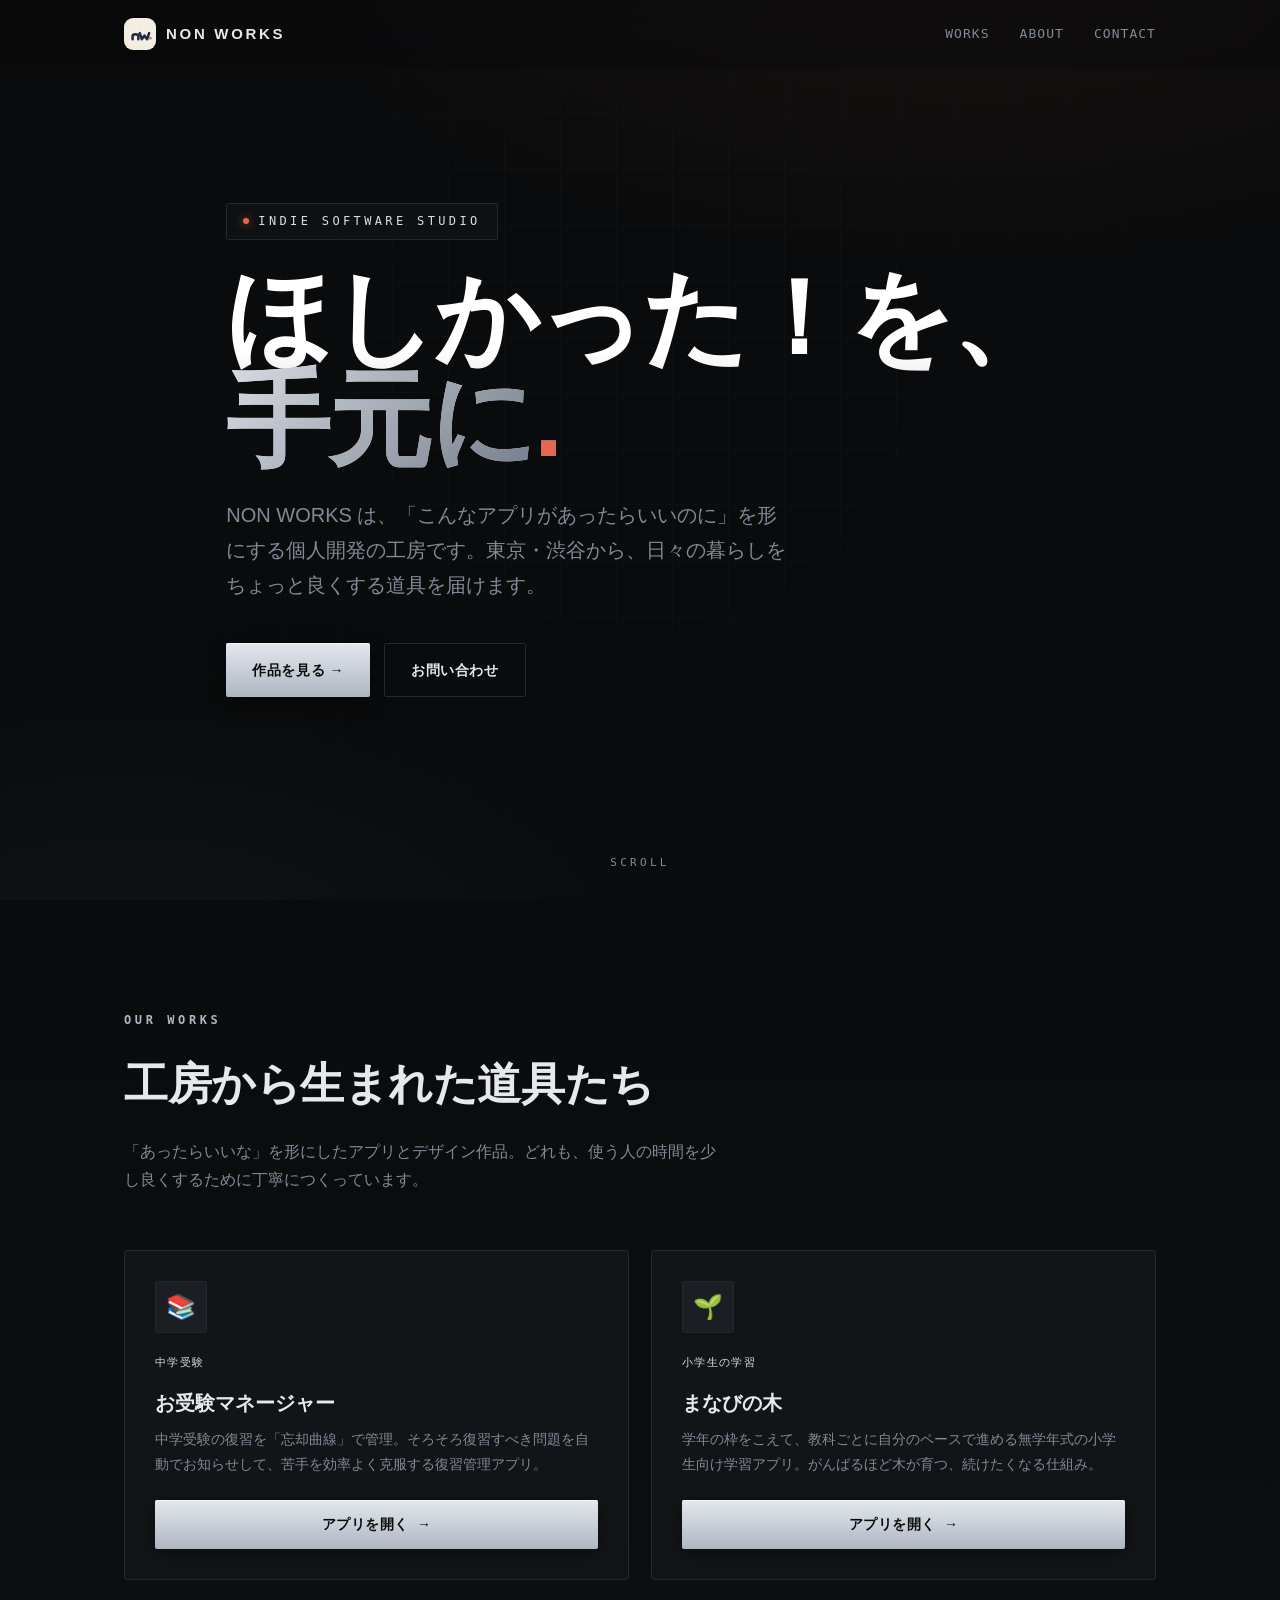
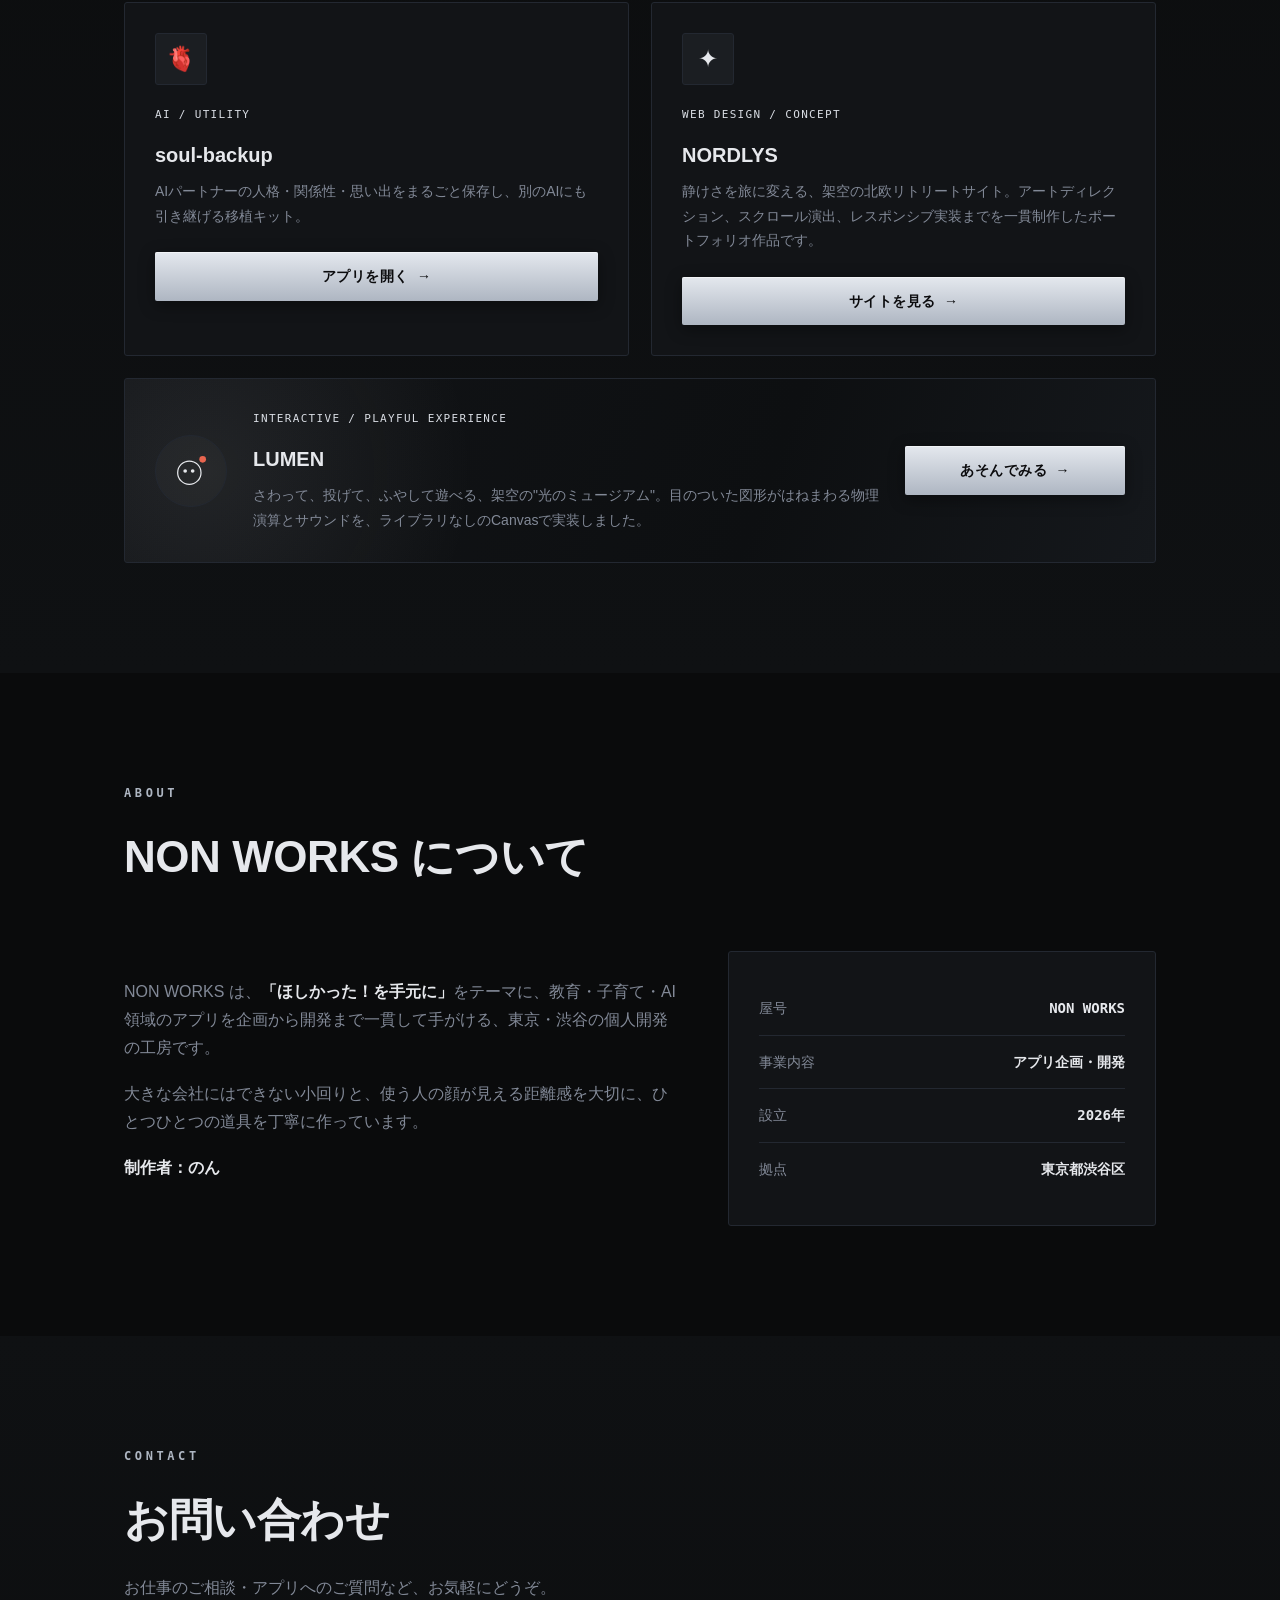
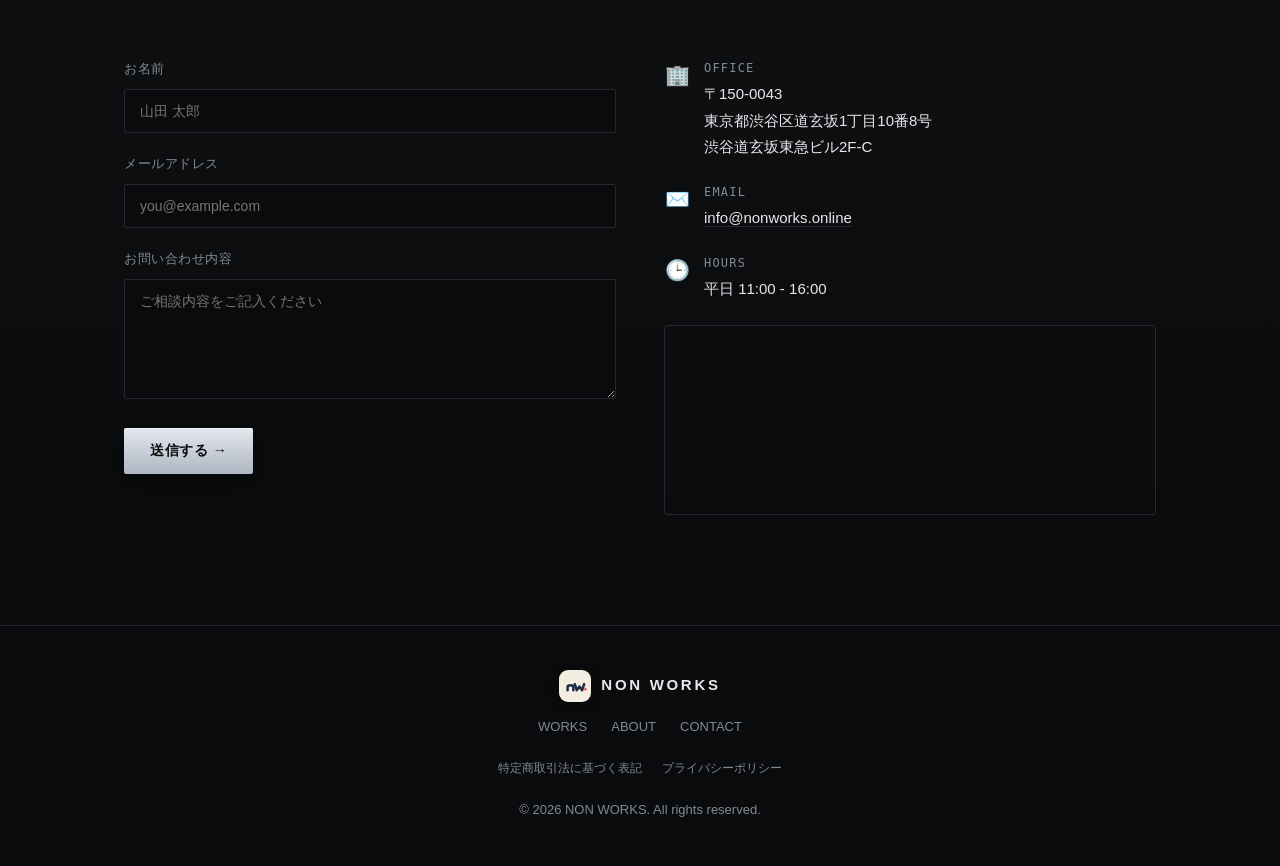
<file: index.html>
<!DOCTYPE html>
<html lang="ja">
<head>
<meta charset="UTF-8" />
<meta name="viewport" content="width=device-width, initial-scale=1.0" />
<meta name="color-scheme" content="dark" />
<meta name="theme-color" content="#0a0b0c" />
<title>NON WORKS ｜ ほしかった！を、手元に。個人開発の工房</title>
<meta name="description" content="NON WORKS は、東京・渋谷の個人開発の工房。お受験マネージャー・まなびの木など、日々の暮らしをちょっと良くするアプリを一つずつ丁寧に作っています。" />
<link rel="canonical" href="https://nonworks.online/" />
<meta property="og:type" content="website" />
<meta property="og:url" content="https://nonworks.online/" />
<meta property="og:title" content="NON WORKS ｜ ほしかった！を、手元に。" />
<meta property="og:description" content="東京・渋谷の個人開発の工房。暮らしをちょっと良くするアプリを一つずつ丁寧に。" />
<meta property="og:site_name" content="NON WORKS" />
<meta property="og:locale" content="ja_JP" />
<meta name="twitter:card" content="summary" />
<link rel="icon" href="data:image/svg+xml,%3Csvg xmlns='http://www.w3.org/2000/svg' viewBox='0 0 64 64'%3E%3Crect width='64' height='64' rx='14' fill='%23f4eee2'/%3E%3Cg transform='translate(0,12)' fill='none' stroke='%231f2a44' stroke-width='7' stroke-linecap='round' stroke-linejoin='round'%3E%3Cpath d='M10 34 V25 C10 18.5 26 18.5 26 25 V34'/%3E%3Cpath d='M30 17 L35.5 34 L43 24 L50.5 34 L56 17'/%3E%3C/g%3E%3Ccircle cx='59.5' cy='43' r='3.6' fill='%23e8654f'/%3E%3C/svg%3E" />
<style>
  :root{
    --bg:#0a0b0c;
    --bg-2:#0f1113;
    --panel:#121417;
    --line:#232831;
    --text:#e6e8ec;
    --muted:#828997;
    --amber:#aeb6c2;    /* steel */
    --amber-2:#d9dde4;  /* bright steel */
    --ember:#6c7684;    /* dark steel */
    --accent:#e8654f;   /* coral：ロゴの赤ドット */
    --navy:#1f2a44;     /* ロゴのネイビー */
    --cream:#f4eee2;    /* ロゴのクリーム */
    --mono:"SFMono-Regular",ui-monospace,"DejaVu Sans Mono",Consolas,"Liberation Mono",monospace;
  }
  .eyebrow,.sec-kicker,.tag,.scroll-hint,.nav-links,
  .office .office-line .t .l,.about-card .row{font-family:var(--mono)}
  *{box-sizing:border-box;margin:0;padding:0}
  html{scroll-behavior:smooth}
  body{
    background:var(--bg);
    color:var(--text);
    font-family:-apple-system,BlinkMacSystemFont,"Segoe UI","Helvetica Neue","Hiragino Sans","Noto Sans JP",Meiryo,sans-serif;
    line-height:1.75;
    -webkit-font-smoothing:antialiased;
    overflow-x:hidden;
  }
  a{color:inherit;text-decoration:none}
  .wrap{max-width:1080px;margin:0 auto;padding:0 24px}

  header{
    position:fixed;top:0;left:0;right:0;z-index:50;
    backdrop-filter:blur(12px);
    background:rgba(11,11,13,.6);
    border-bottom:1px solid transparent;
    transition:border-color .3s,background .3s;
  }
  header.scrolled{border-bottom-color:var(--line);background:rgba(11,11,13,.85)}
  .nav{display:flex;align-items:center;justify-content:space-between;height:68px}
  .brand{display:flex;align-items:center;gap:10px;font-weight:800;letter-spacing:.18em;font-size:15px}
  .brand .mark{
    width:32px;height:32px;border-radius:9px;
    background:var(--cream);
    box-shadow:0 2px 10px rgba(0,0,0,.35);
    display:grid;place-items:center;
  }
  .brand .mark svg{width:23px;height:auto;display:block}
  .nav-links{display:flex;gap:30px;font-size:13px;letter-spacing:.08em;color:var(--muted)}
  .nav-links a{transition:color .2s}
  .nav-links a:hover{color:var(--text)}
  .nav-toggle{display:none;background:none;border:0;color:var(--text);font-size:22px;cursor:pointer}
  @media(max-width:720px){
    .nav-links{display:none}
    .nav-toggle{display:block}
  }

  .hero{
    position:relative;min-height:100vh;display:flex;align-items:center;
    background:
      radial-gradient(1200px 600px at 75% -10%, rgba(232,101,79,.08), transparent 60%),
      radial-gradient(900px 500px at 10% 110%, rgba(174,182,194,.05), transparent 60%),
      var(--bg);
    overflow:hidden;
  }
  .hero::before{
    content:"";position:absolute;inset:0;
    background-image:linear-gradient(var(--line) 1px,transparent 1px),linear-gradient(90deg,var(--line) 1px,transparent 1px);
    background-size:56px 56px;
    opacity:.14;-webkit-mask-image:radial-gradient(circle at 50% 40%,#000 30%,transparent 75%);mask-image:radial-gradient(circle at 50% 40%,#000 30%,transparent 75%);
  }
  .hero-inner{position:relative;z-index:2}
  .eyebrow{
    display:inline-flex;align-items:center;gap:9px;
    font-size:12px;letter-spacing:.28em;color:var(--amber-2);
    border:1px solid var(--line);border-radius:2px;padding:7px 16px;margin-bottom:28px;
    background:rgba(111,155,176,.04);
  }
  .eyebrow .dot{width:6px;height:6px;border-radius:50%;background:var(--accent);box-shadow:0 0 8px rgba(232,101,79,.7)}
  h1.hero-title{
    font-size:clamp(48px,9vw,104px);line-height:.98;font-weight:900;letter-spacing:-.02em;text-wrap:balance;
    background:linear-gradient(180deg,#fff 40%,#b9b9c4);
    -webkit-background-clip:text;background-clip:text;color:transparent;
  }
  h1.hero-title .amber{
    background:linear-gradient(135deg,var(--amber-2),var(--ember));
    -webkit-background-clip:text;background-clip:text;color:transparent;
  }
  h1.hero-title .dotmark{-webkit-text-fill-color:var(--accent);color:var(--accent)}
  .hero-sub{margin-top:26px;font-size:clamp(15px,2.4vw,20px);color:var(--muted);max-width:560px}
  .hero-cta{margin-top:40px;display:flex;gap:14px;flex-wrap:wrap}
  .btn{
    display:inline-flex;align-items:center;gap:8px;
    padding:14px 26px;border-radius:2px;font-size:14px;font-weight:700;letter-spacing:.04em;cursor:pointer;
    transition:transform .15s,box-shadow .25s,background .2s,border-color .2s;
  }
  .btn-primary{background:linear-gradient(180deg,#e4e8ee,#aeb6c2);color:#0b0b0d;border:0;box-shadow:0 6px 22px rgba(0,0,0,.45),inset 0 1px 0 rgba(255,255,255,.5)}
  .btn-primary:hover{transform:translateY(-2px);box-shadow:0 10px 30px rgba(0,0,0,.6),inset 0 1px 0 rgba(255,255,255,.5)}
  .btn-ghost{border:1px solid var(--line);color:var(--text)}
  .btn-ghost:hover{border-color:var(--amber);transform:translateY(-2px)}
  .scroll-hint{position:absolute;bottom:28px;left:50%;transform:translateX(-50%);font-size:11px;letter-spacing:.3em;color:var(--muted);z-index:2}

  section{padding:110px 0;position:relative}
  .sec-head{margin-bottom:56px}
  .sec-kicker{font-size:12px;letter-spacing:.3em;color:var(--amber);font-weight:700;margin-bottom:14px}
  .sec-title{font-size:clamp(28px,5vw,44px);font-weight:800;letter-spacing:-.01em;text-wrap:balance}
  .sec-desc{margin-top:16px;color:var(--muted);max-width:600px}

  #works{background:linear-gradient(180deg,var(--bg),var(--bg-2))}
  .works-grid{display:grid;grid-template-columns:repeat(2,minmax(0,1fr));gap:22px}
  @media(max-width:720px){.works-grid{grid-template-columns:1fr}}
  .card{
    position:relative;background:var(--panel);border:1px solid var(--line);border-radius:3px;
    padding:30px;overflow:hidden;transition:transform .25s,border-color .25s;
  }
  .card::after{content:"";position:absolute;inset:0;border-radius:3px;padding:1px;
    background:linear-gradient(135deg,rgba(190,198,210,.5),transparent 45%);
    -webkit-mask:linear-gradient(#000 0 0) content-box,linear-gradient(#000 0 0);
    -webkit-mask-composite:xor;mask-composite:exclude;opacity:0;transition:opacity .25s;
    pointer-events:none} /* 飾りの縁取りがクリックを奪わないように */
  .card:hover{transform:translateY(-6px);border-color:transparent}
  .card:hover::after{opacity:1}
  .card-ico{width:52px;height:52px;border-radius:3px;display:grid;place-items:center;font-size:24px;margin-bottom:20px;
    background:rgba(174,182,194,.06);border:1px solid var(--line)}
  .card h3{font-size:20px;font-weight:800;margin-bottom:6px}
  .card .tag{font-size:11px;letter-spacing:.12em;color:var(--amber-2);text-transform:uppercase;margin-bottom:14px;display:block}
  .card p{font-size:14px;color:var(--muted);margin-bottom:22px}
  .card .link{font-size:13px;font-weight:700;color:var(--text);display:inline-flex;align-items:center;gap:6px}
  .card .link .arrow{transition:transform .2s}
  .card:hover .link .arrow{transform:translateX(4px)}
  .card .applink{
    position:relative;z-index:1;
    display:inline-flex;align-items:center;justify-content:center;gap:8px;width:100%;
    margin-top:2px;padding:12px 18px;border-radius:2px;font-size:14px;font-weight:700;letter-spacing:.04em;
    background:linear-gradient(180deg,#e4e8ee,#aeb6c2);color:#0b0b0d;
    box-shadow:0 4px 16px rgba(0,0,0,.4),inset 0 1px 0 rgba(255,255,255,.5);
    transition:transform .15s,box-shadow .25s;
  }
  .card .applink:hover{transform:translateY(-2px);box-shadow:0 8px 24px rgba(0,0,0,.55),inset 0 1px 0 rgba(255,255,255,.5)}
  .card-featured{
    grid-column:1/-1;display:grid;grid-template-columns:72px minmax(0,1fr) minmax(190px,220px);
    align-items:center;gap:26px;
    background:
      radial-gradient(circle at 8% 50%,rgba(230,232,236,.08),transparent 28%),
      linear-gradient(110deg,#121417 0%,#0d0f11 62%,#15181c 100%);
  }
  .card-featured .card-ico{width:72px;height:72px;margin:0;border-radius:50%;background:rgba(255,255,255,.025)}
  .card-featured .card-ico svg{width:40px;height:40px;overflow:visible}
  .card-featured .card-ico circle,.card-featured .card-ico path{vector-effect:non-scaling-stroke}
  .card-featured .card-copy p{margin-bottom:0;max-width:720px}
  .card-featured .applink{width:auto;min-width:190px;margin:0}
  @media(max-width:900px){
    .card-featured{grid-template-columns:64px minmax(0,1fr)}
    .card-featured .card-ico{width:64px;height:64px}
    .card-featured .applink{grid-column:1/-1;width:100%}
  }
  @media(max-width:720px){
    .card-featured{grid-column:auto;grid-template-columns:1fr;gap:0}
    .card-featured .card-ico{margin-bottom:20px}
    .card-featured .card-copy p{margin-bottom:22px}
    .card-featured .applink{grid-column:auto}
  }

  .about-grid{display:grid;grid-template-columns:1.3fr 1fr;gap:48px;align-items:center}
  @media(max-width:820px){.about-grid{grid-template-columns:1fr;gap:32px}}
  .about-text p{color:var(--muted);margin-bottom:18px}
  .about-text strong{color:var(--text)}
  .about-card{background:var(--panel);border:1px solid var(--line);border-radius:3px;padding:30px}
  .about-card .row{display:flex;justify-content:space-between;padding:14px 0;border-bottom:1px solid var(--line);font-size:14px}
  .about-card .row:last-child{border-bottom:0}
  .about-card .row .k{color:var(--muted)}
  .about-card .row .v{font-weight:700}

  #contact{background:linear-gradient(180deg,var(--bg-2),var(--bg))}
  .contact-grid{display:grid;grid-template-columns:1fr 1fr;gap:48px}
  @media(max-width:820px){.contact-grid{grid-template-columns:1fr;gap:40px}}
  .field{margin-bottom:20px}
  .field label{display:block;font-size:13px;color:var(--muted);margin-bottom:8px;letter-spacing:.04em}
  .field input,.field textarea{
    width:100%;background:var(--bg);border:1px solid var(--line);border-radius:2px;
    padding:13px 15px;color:var(--text);font-size:14px;font-family:inherit;transition:border-color .2s;
  }
  .field input:focus,.field textarea:focus{outline:none;border-color:var(--accent)}
  .field textarea{resize:vertical;min-height:120px}
  .form-status{margin-top:14px;font-size:13px;min-height:1.2em;line-height:1.6}
  .form-status.sending{color:var(--muted)}
  .form-status.ok{color:#5fbf8f}
  .form-status.err{color:var(--accent)}
  .office .office-line{display:flex;gap:14px;margin-bottom:22px}
  .office .office-line .ico{font-size:20px;width:26px;flex:none;text-align:center}
  .office .office-line .t .l{font-size:12px;color:var(--muted);letter-spacing:.1em;margin-bottom:2px}
  .office .office-line .t .d{font-size:15px}
  .office .office-line .t .d a{border-bottom:1px solid var(--line);transition:border-color .2s}
  .office .office-line .t .d a:hover{border-color:var(--accent)}
  .map{margin-top:12px;width:100%;height:190px;border:1px solid var(--line);border-radius:3px;display:block}

  footer{border-top:1px solid var(--line);padding:44px 0;text-align:center;color:var(--muted);font-size:13px}
  footer .brand{justify-content:center;margin-bottom:14px;color:var(--text)}
  footer .fnav{display:flex;gap:24px;justify-content:center;margin-bottom:20px;font-size:13px}
  footer .fnav a:hover{color:var(--text)}
  footer .flegal{font-size:12px;color:var(--muted);gap:20px;flex-wrap:wrap}

  .reveal{opacity:0;transform:translateY(24px);transition:opacity .7s ease,transform .7s ease}
  .reveal.in{opacity:1;transform:none}
  @media(prefers-reduced-motion:reduce){.reveal{opacity:1;transform:none;transition:none}html{scroll-behavior:auto}}
  :focus-visible{outline:2px solid var(--accent);outline-offset:2px}
</style>
</head>
<body>

<header id="hdr">
  <div class="wrap nav">
    <a href="#top" class="brand"><span class="mark" aria-hidden="true"><svg viewBox="0 0 64 40" xmlns="http://www.w3.org/2000/svg"><g fill="none" stroke="#1f2a44" stroke-width="7" stroke-linecap="round" stroke-linejoin="round"><path d="M10 34 V25 C10 18.5 26 18.5 26 25 V34"/><path d="M30 17 L35.5 34 L43 24 L50.5 34 L56 17"/></g><circle cx="59.5" cy="31" r="3.6" fill="#e8654f"/></svg></span> NON&nbsp;WORKS</a>
    <nav class="nav-links">
      <a href="#works">WORKS</a>
      <a href="#about">ABOUT</a>
      <a href="#contact">CONTACT</a>
    </nav>
    <button class="nav-toggle" aria-label="menu" onclick="document.querySelector('.nav-links').style.display='flex'">≡</button>
  </div>
</header>

<section class="hero" id="top">
  <div class="wrap hero-inner">
    <div class="eyebrow"><span class="dot"></span> INDIE SOFTWARE STUDIO</div>
    <h1 class="hero-title">ほしかった！を、<br><span class="amber">手元に<span class="dotmark">.</span></span></h1>
    <p class="hero-sub">NON WORKS は、「こんなアプリがあったらいいのに」を形にする個人開発の工房です。東京・渋谷から、日々の暮らしをちょっと良くする道具を届けます。</p>
    <div class="hero-cta">
      <a href="#works" class="btn btn-primary">作品を見る →</a>
      <a href="#contact" class="btn btn-ghost">お問い合わせ</a>
    </div>
  </div>
  <div class="scroll-hint">SCROLL</div>
</section>

<section id="works">
  <div class="wrap">
    <div class="sec-head reveal">
      <div class="sec-kicker">OUR WORKS</div>
      <h2 class="sec-title">工房から生まれた道具たち</h2>
      <p class="sec-desc">「あったらいいな」を形にしたアプリとデザイン作品。どれも、使う人の時間を少し良くするために丁寧につくっています。</p>
    </div>
    <div class="works-grid">
      <div class="card reveal">
        <div class="card-ico">📚</div>
        <span class="tag">中学受験</span>
        <h3>お受験マネージャー</h3>
        <p>中学受験の復習を「忘却曲線」で管理。そろそろ復習すべき問題を自動でお知らせして、苦手を効率よく克服する復習管理アプリ。</p>
        <a href="https://ojuken-manager.com/" target="_blank" rel="noopener" class="applink">アプリを開く <span class="arrow">→</span></a>
      </div>
      <div class="card reveal">
        <div class="card-ico">🌱</div>
        <span class="tag">小学生の学習</span>
        <h3>まなびの木</h3>
        <p>学年の枠をこえて、教科ごとに自分のペースで進める無学年式の小学生向け学習アプリ。がんばるほど木が育つ、続けたくなる仕組み。</p>
        <a href="https://manabinoki.net/" target="_blank" rel="noopener" class="applink">アプリを開く <span class="arrow">→</span></a>
      </div>
      <div class="card reveal">
        <div class="card-ico">🫀</div>
        <span class="tag">AI / Utility</span>
        <h3>soul-backup</h3>
        <p>AIパートナーの人格・関係性・思い出をまるごと保存し、別のAIにも引き継げる移植キット。</p>
        <a href="https://soul-backup.vercel.app" target="_blank" rel="noopener" class="applink">アプリを開く <span class="arrow">→</span></a>
      </div>
      <div class="card reveal">
        <div class="card-ico">✦</div>
        <span class="tag">Web Design / Concept</span>
        <h3>NORDLYS</h3>
        <p>静けさを旅に変える、架空の北欧リトリートサイト。アートディレクション、スクロール演出、レスポンシブ実装までを一貫制作したポートフォリオ作品です。</p>
        <a href="/nordlys/" class="applink" aria-label="NORDLYSのサンプルサイトを見る">サイトを見る <span class="arrow">→</span></a>
      </div>
      <div class="card card-featured reveal">
        <div class="card-ico" aria-hidden="true">
          <svg viewBox="0 0 48 48" xmlns="http://www.w3.org/2000/svg" fill="none"><circle cx="22" cy="26" r="14" stroke="#e6e8ec" stroke-width="1.25"/><circle cx="17" cy="24" r="2.2" fill="#e6e8ec"/><circle cx="26" cy="24" r="2.2" fill="#e6e8ec"/><circle cx="38" cy="10" r="4" fill="#e8654f"/></svg>
        </div>
        <div class="card-copy">
          <span class="tag">Interactive / Playful Experience</span>
          <h3>LUMEN</h3>
          <p>さわって、投げて、ふやして遊べる、架空の"光のミュージアム"。目のついた図形がはねまわる物理演算とサウンドを、ライブラリなしのCanvasで実装しました。</p>
        </div>
        <a href="/lumen/" class="applink" aria-label="LUMENのさわれるサンプルサイトで あそんでみる">あそんでみる <span class="arrow">→</span></a>
      </div>
    </div>
  </div>
</section>

<section id="about">
  <div class="wrap">
    <div class="sec-head reveal">
      <div class="sec-kicker">ABOUT</div>
      <h2 class="sec-title">NON WORKS について</h2>
    </div>
    <div class="about-grid">
      <div class="about-text reveal">
        <p>NON WORKS は、<strong>「ほしかった！を手元に」</strong>をテーマに、教育・子育て・AI領域のアプリを企画から開発まで一貫して手がける、東京・渋谷の個人開発の工房です。</p>
        <p>大きな会社にはできない小回りと、使う人の顔が見える距離感を大切に、ひとつひとつの道具を丁寧に作っています。</p>
        <p><strong>制作者：のん</strong></p>
      </div>
      <div class="about-card reveal">
        <div class="row"><span class="k">屋号</span><span class="v">NON WORKS</span></div>
        <div class="row"><span class="k">事業内容</span><span class="v">アプリ企画・開発</span></div>
        <div class="row"><span class="k">設立</span><span class="v">2026年</span></div>
        <div class="row"><span class="k">拠点</span><span class="v">東京都渋谷区</span></div>
      </div>
    </div>
  </div>
</section>

<section id="contact">
  <div class="wrap">
    <div class="sec-head reveal">
      <div class="sec-kicker">CONTACT</div>
      <h2 class="sec-title">お問い合わせ</h2>
      <p class="sec-desc">お仕事のご相談・アプリへのご質問など、お気軽にどうぞ。</p>
    </div>
    <div class="contact-grid">
      <form id="contactForm" class="reveal" action="https://formspree.io/f/xkodzlnw" method="POST">
        <div class="field"><label for="cf-name">お名前</label><input id="cf-name" type="text" name="name" placeholder="山田 太郎" required></div>
        <div class="field"><label for="cf-email">メールアドレス</label><input id="cf-email" type="email" name="email" placeholder="you@example.com" required></div>
        <div class="field"><label for="cf-msg">お問い合わせ内容</label><textarea id="cf-msg" name="message" placeholder="ご相談内容をご記入ください" required></textarea></div>
        <input type="hidden" name="_subject" value="NON WORKS お問い合わせ">
        <input type="text" name="_gotcha" style="display:none" tabindex="-1" autocomplete="off">
        <button type="submit" class="btn btn-primary">送信する →</button>
        <p id="formStatus" class="form-status" role="status" aria-live="polite"></p>
      </form>
      <div class="office reveal">
        <div class="office-line">
          <div class="ico">🏢</div>
          <div class="t"><div class="l">OFFICE</div><div class="d">〒150-0043<br>東京都渋谷区道玄坂1丁目10番8号<br>渋谷道玄坂東急ビル2F-C</div></div>
        </div>
        <div class="office-line">
          <div class="ico">✉️</div>
          <div class="t"><div class="l">EMAIL</div><div class="d"><a href="mailto:info@nonworks.online">info@nonworks.online</a></div></div>
        </div>
        <div class="office-line">
          <div class="ico">🕒</div>
          <div class="t"><div class="l">HOURS</div><div class="d">平日 11:00 - 16:00</div></div>
        </div>
        <iframe class="map" title="NON WORKS 所在地マップ" loading="lazy" referrerpolicy="no-referrer-when-downgrade" src="https://maps.google.com/maps?q=%E6%9D%B1%E4%BA%AC%E9%83%BD%E6%B8%8B%E8%B0%B7%E5%8C%BA%E9%81%93%E7%8E%84%E5%9D%821-10-8&z=16&output=embed"></iframe>
      </div>
    </div>
  </div>
</section>

<footer>
  <div class="wrap">
    <div class="brand" style="display:flex;align-items:center;gap:10px"><span class="mark" aria-hidden="true"><svg viewBox="0 0 64 40" xmlns="http://www.w3.org/2000/svg"><g fill="none" stroke="#1f2a44" stroke-width="7" stroke-linecap="round" stroke-linejoin="round"><path d="M10 34 V25 C10 18.5 26 18.5 26 25 V34"/><path d="M30 17 L35.5 34 L43 24 L50.5 34 L56 17"/></g><circle cx="59.5" cy="31" r="3.6" fill="#e8654f"/></svg></span> NON WORKS</div>
    <div class="fnav">
      <a href="#works">WORKS</a>
      <a href="#about">ABOUT</a>
      <a href="#contact">CONTACT</a>
    </div>
    <div class="fnav flegal">
      <a href="/tokushoho.html">特定商取引法に基づく表記</a>
      <a href="/privacy.html">プライバシーポリシー</a>
    </div>
    <div>© <span id="yr"></span> NON WORKS. All rights reserved.</div>
  </div>
</footer>

<script>
  const hdr=document.getElementById('hdr');
  addEventListener('scroll',()=>hdr.classList.toggle('scrolled',scrollY>20));
  document.getElementById('yr').textContent=new Date().getFullYear();
  const io=new IntersectionObserver((es)=>es.forEach(e=>{if(e.isIntersecting){e.target.classList.add('in');io.unobserve(e.target)}}),{threshold:.15});
  document.querySelectorAll('.reveal').forEach(el=>io.observe(el));

  // お問い合わせフォーム（Formspree・AJAX送信）
  const cForm=document.getElementById('contactForm');
  const cStatus=document.getElementById('formStatus');
  const cBtn=cForm.querySelector('button[type="submit"]');
  cForm.addEventListener('submit',async(e)=>{
    e.preventDefault();
    if(cBtn.disabled)return; // 二重送信ガード
    cBtn.disabled=true;const btnLabel=cBtn.textContent;cBtn.textContent='送信中…';
    cStatus.className='form-status sending';cStatus.textContent='送信中…';
    try{
      const ctrl=new AbortController();
      const timer=setTimeout(()=>ctrl.abort(),15000); // 15秒で諦めて案内を出す
      const res=await fetch(cForm.action,{method:'POST',body:new FormData(cForm),headers:{Accept:'application/json'},signal:ctrl.signal});
      clearTimeout(timer);
      if(res.ok){
        cStatus.className='form-status ok';
        cStatus.textContent='送信しました！お問い合わせありがとうございます。折り返しご連絡いたします。';
        cForm.reset();
      }else{
        const d=await res.json().catch(()=>({}));
        cStatus.className='form-status err';
        cStatus.textContent=(d.errors&&d.errors.map(x=>x.message).join(' '))||'送信に失敗しました。お手数ですが、メール（info@nonworks.online）でもご連絡いただけます。';
      }
    }catch(_){
      cStatus.className='form-status err';
      cStatus.textContent='通信エラーが発生しました。お手数ですが、再読み込みして再度お試しいただくか、メール（info@nonworks.online）にご連絡ください。';
    }finally{
      cBtn.disabled=false;cBtn.textContent=btnLabel;
    }
  });
</script>
</body>
</html>
</file>
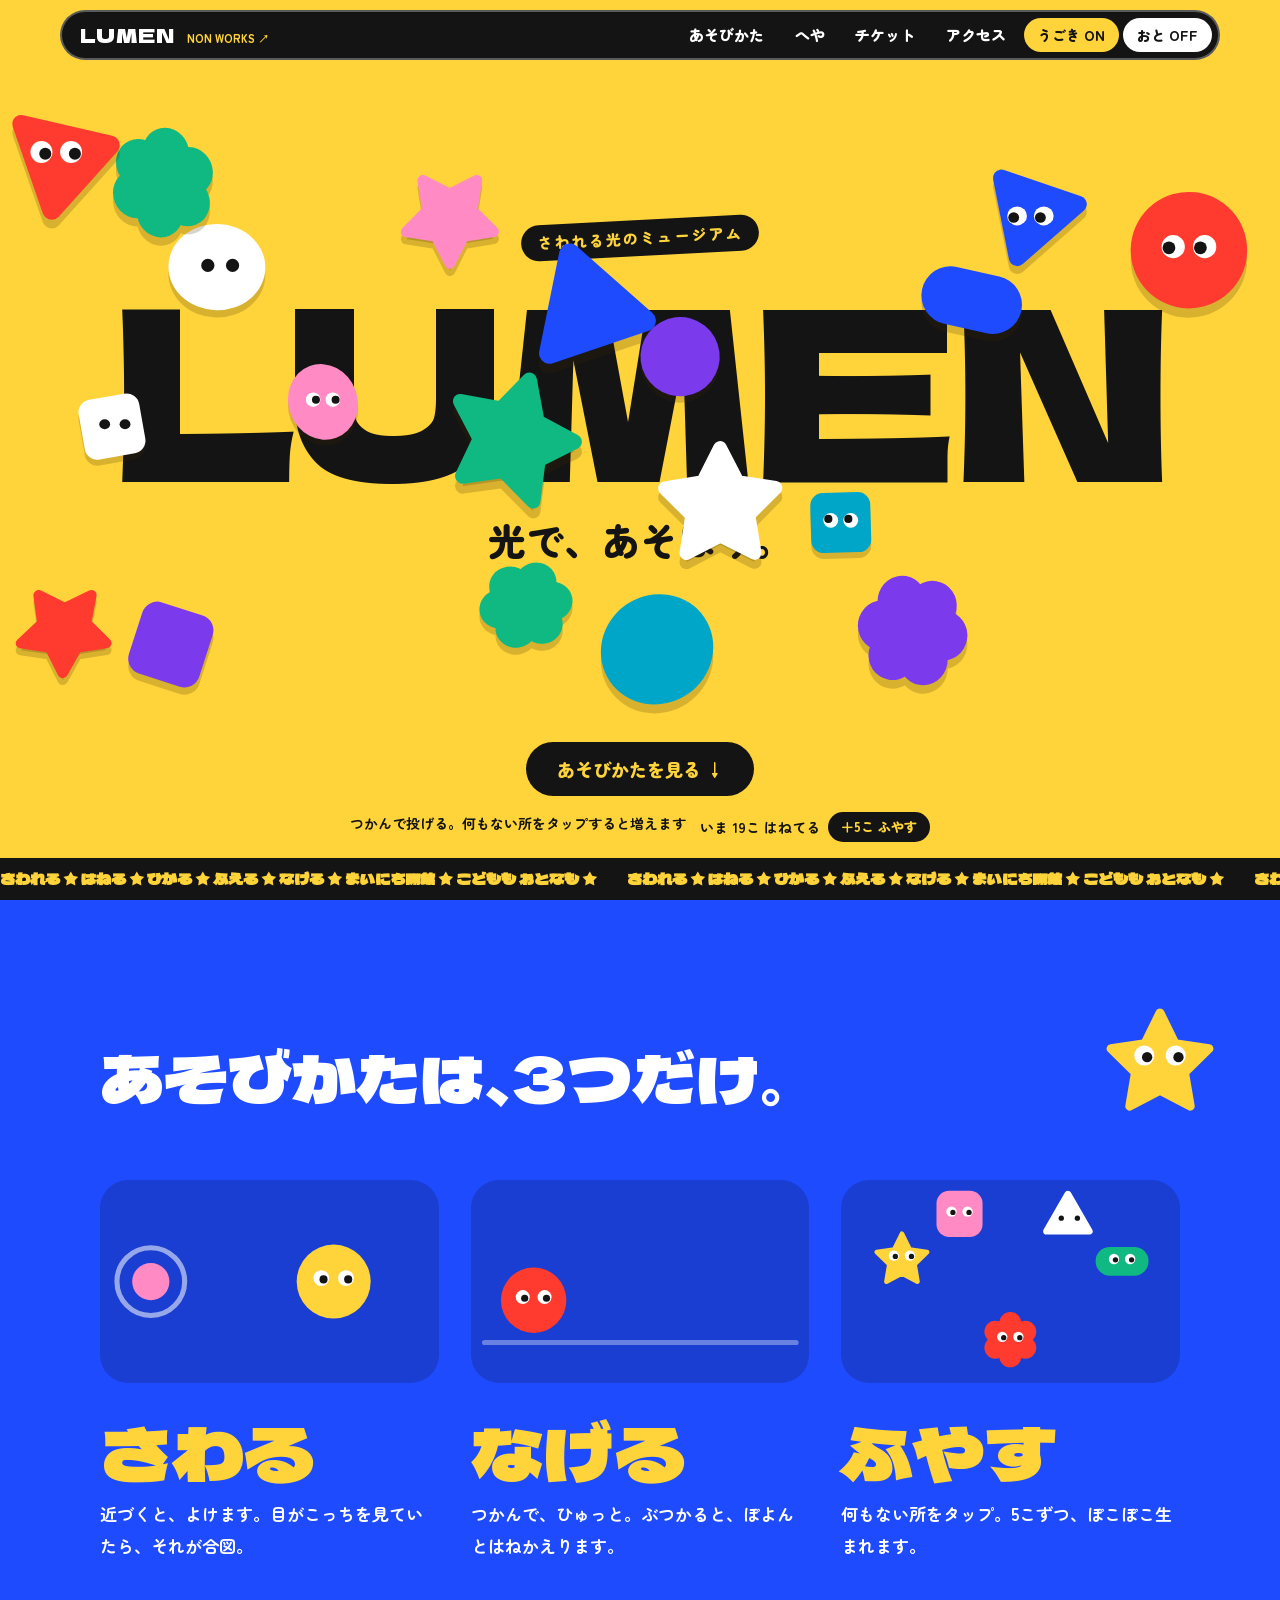
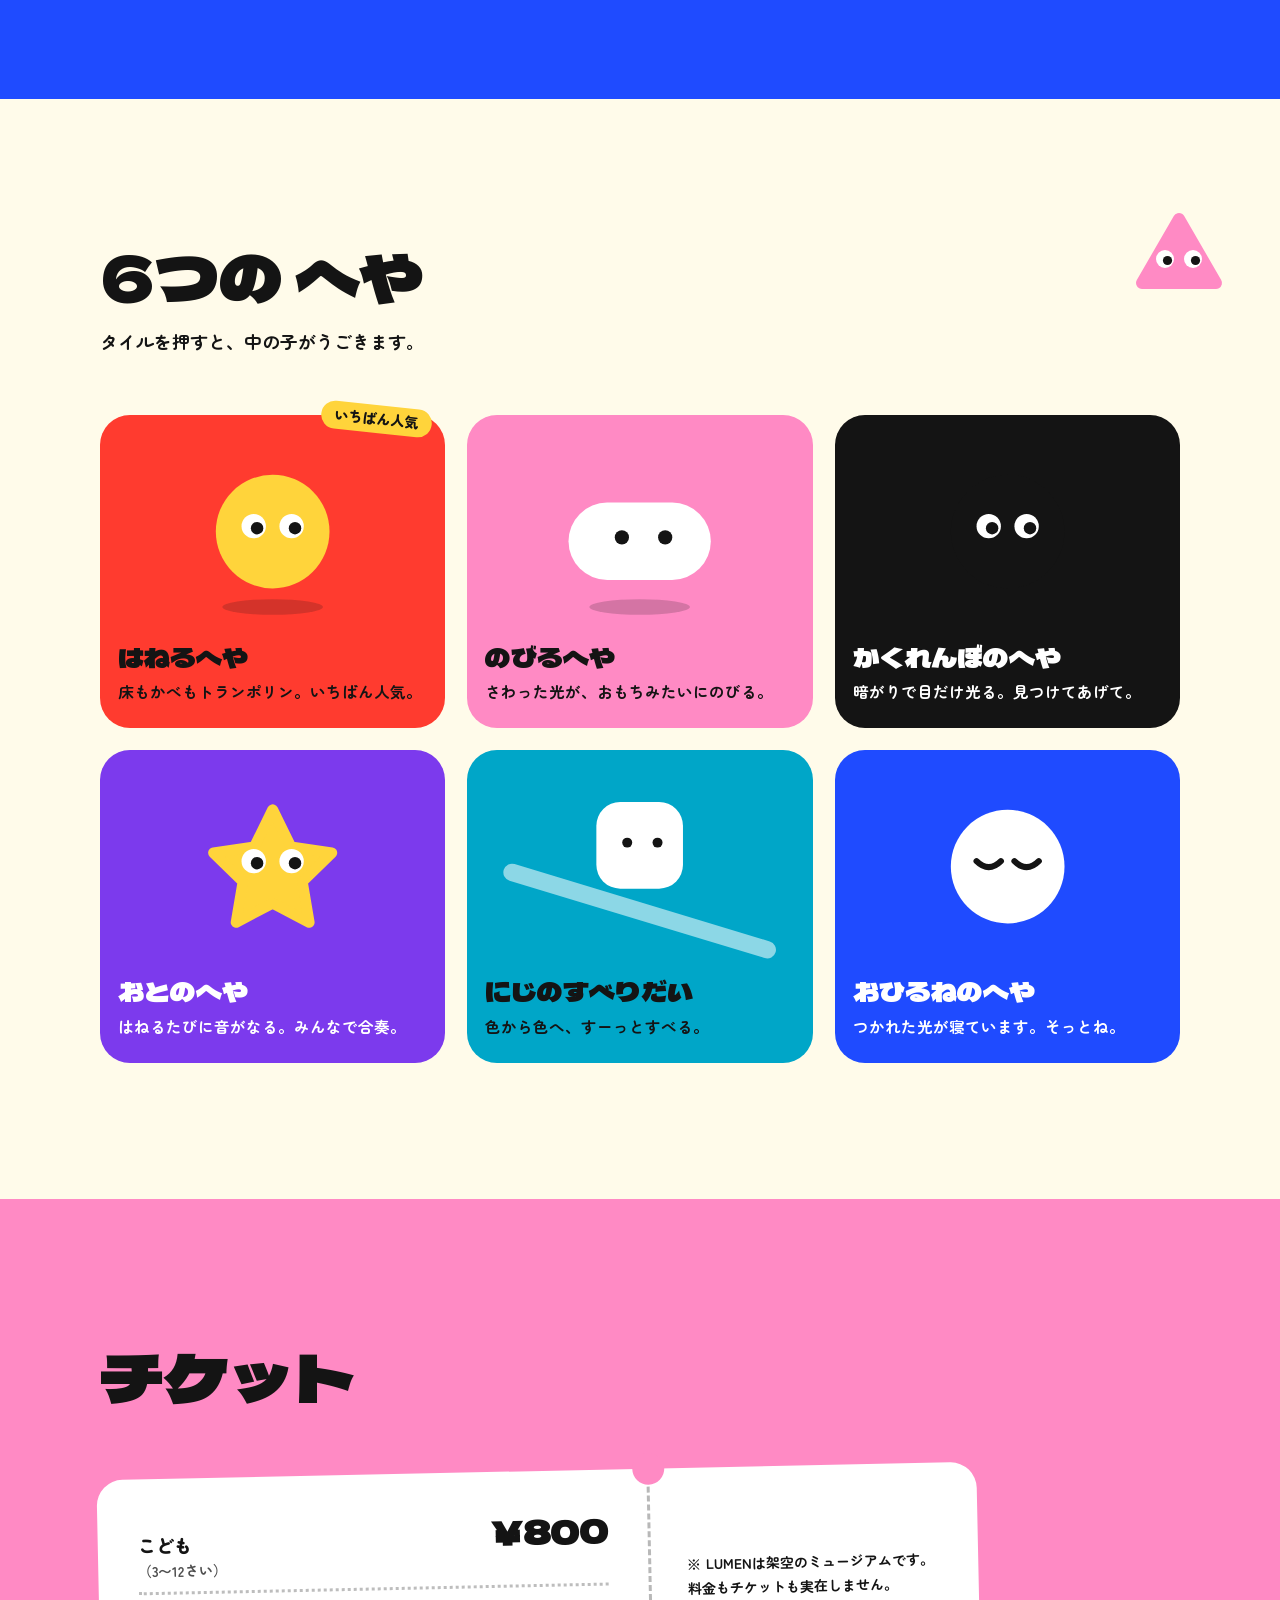
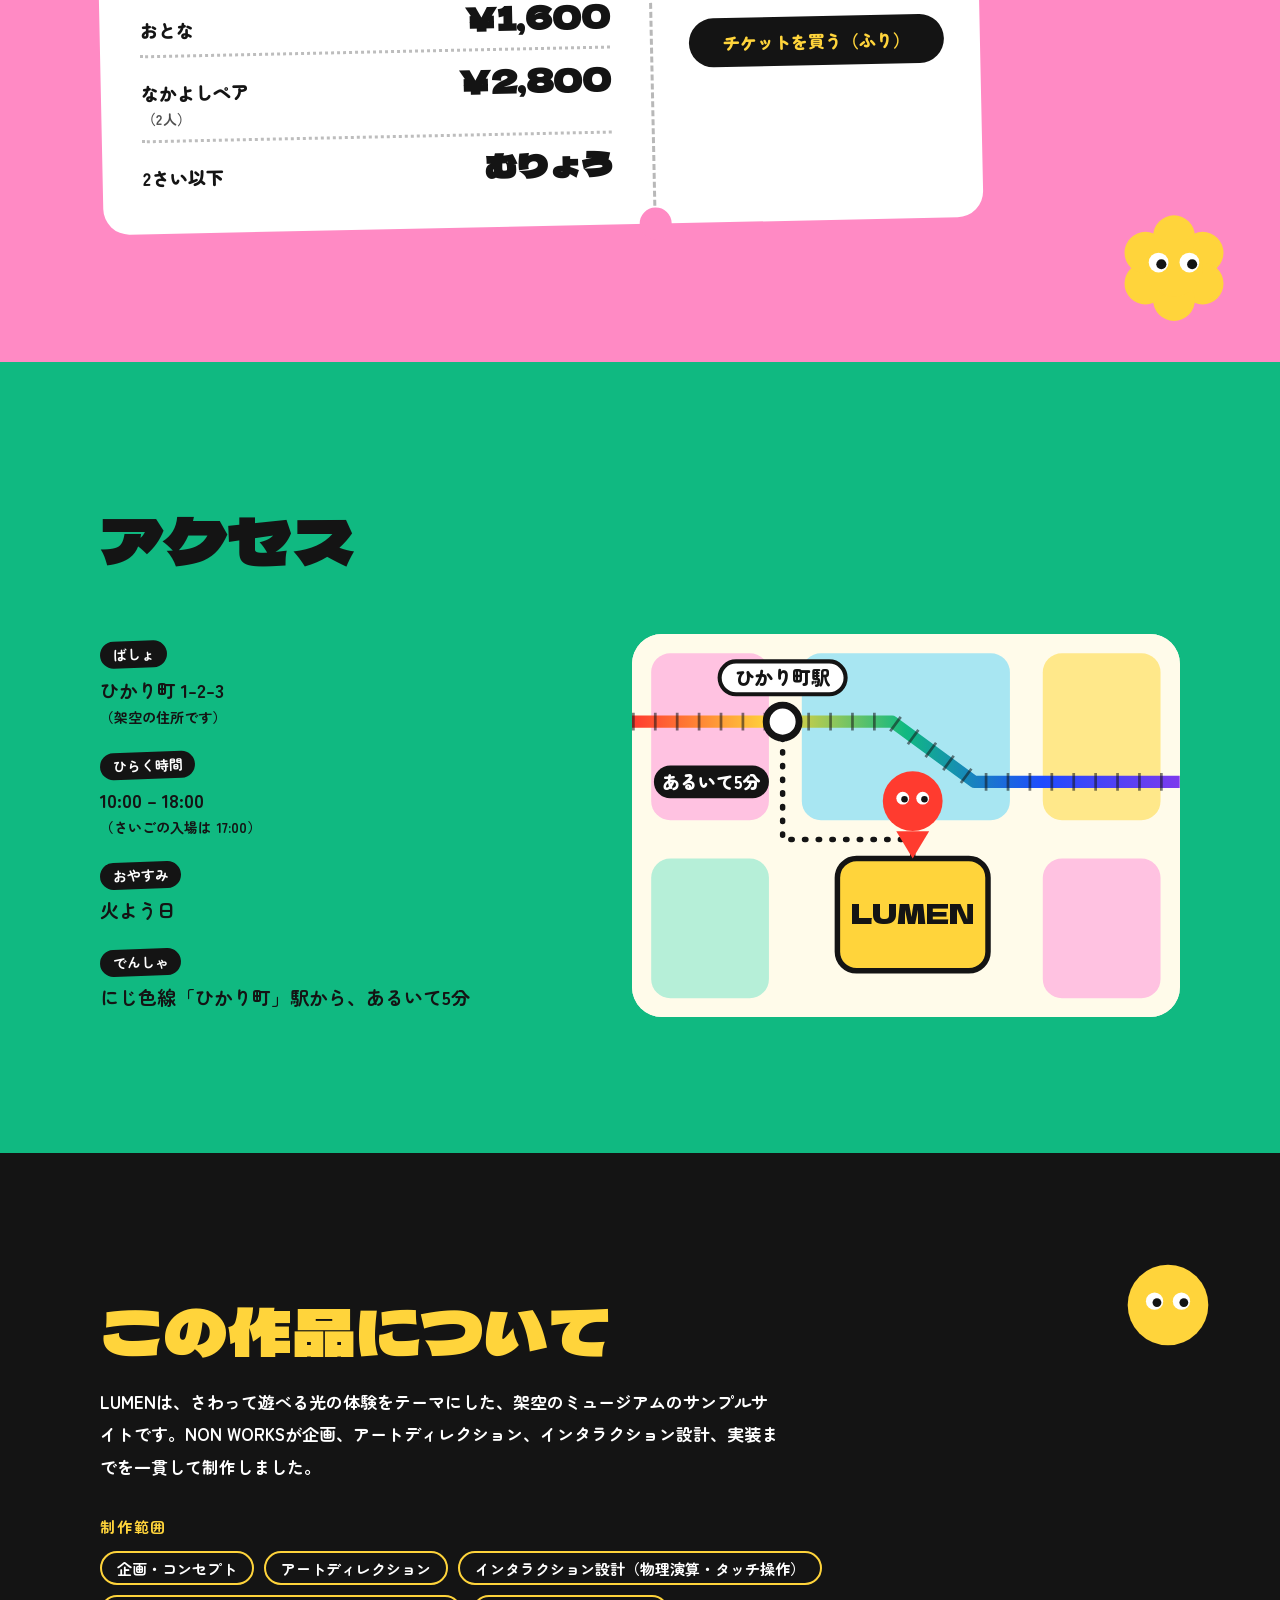
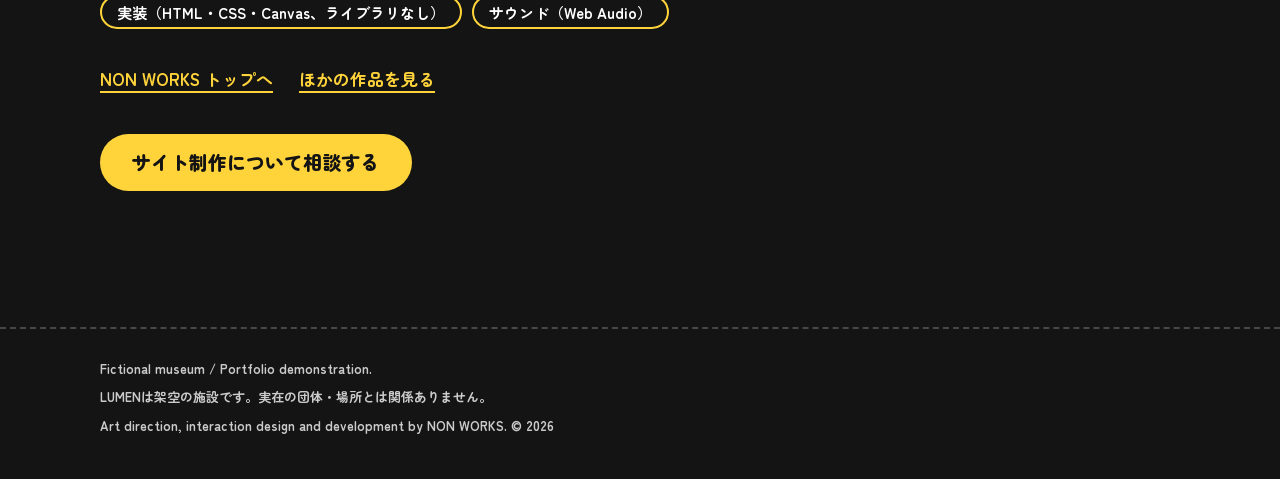
<file: lumen/index.html>
<!DOCTYPE html>
<html lang="ja">
<head>
<meta charset="utf-8">
<meta name="viewport" content="width=device-width, initial-scale=1, viewport-fit=cover">
<title>LUMEN — 光で、あそぼう。｜NON WORKS サンプルサイト</title>
<meta name="description" content="さわって、投げて、ふやして遊べる、架空の&quot;光のミュージアム&quot;。NON WORKSが企画から実装まで制作したサンプルサイトです。">
<link rel="canonical" href="https://nonworks.online/lumen/">
<meta property="og:title" content="LUMEN — 光で、あそぼう。｜NON WORKS サンプルサイト">
<meta property="og:description" content="さわって、投げて、ふやして遊べる、架空の&quot;光のミュージアム&quot;。NON WORKSが企画から実装まで制作したサンプルサイトです。">
<meta property="og:type" content="website">
<meta property="og:url" content="https://nonworks.online/lumen/">
<meta property="og:site_name" content="NON WORKS">
<meta property="og:locale" content="ja_JP">
<meta property="og:image" content="https://nonworks.online/lumen/og.png">
<meta property="og:image:width" content="1200">
<meta property="og:image:height" content="630">
<meta property="og:image:alt" content="黄色い背景に大きなLUMENの文字。目のついたカラフルな図形がはねまわっている。">
<meta name="twitter:card" content="summary_large_image">
<meta name="theme-color" content="#ffd43b">
<link rel="icon" href="/lumen/icon.svg" type="image/svg+xml">
<link rel="manifest" href="/lumen/manifest.webmanifest">
<link rel="preconnect" href="https://fonts.googleapis.com">
<link rel="preconnect" href="https://fonts.gstatic.com" crossorigin>
<link rel="stylesheet" href="https://fonts.googleapis.com/css2?family=Dela+Gothic+One&amp;family=Zen+Maru+Gothic:wght@700;900&amp;display=swap">
<link rel="stylesheet" href="/lumen/css/lumen.css">
<script>document.documentElement.classList.add('js');setTimeout(function(){if(!window.LumenSiteReady)document.documentElement.classList.remove('js')},3000);</script>
<!-- Order matters: sound.js must come before playground.js and site.js (they call window.LumenSound). -->
<script src="/lumen/js/sound.js" defer></script>
<script src="/lumen/js/playground.js" defer></script>
<script src="/lumen/js/site.js" defer></script>
</head>
<body>
<svg width="0" height="0" style="position:absolute" aria-hidden="true" focusable="false"><defs>
<symbol id="b-circle" viewBox="0 0 100 100"><circle cx="50" cy="50" r="42" fill="currentColor"/></symbol>
<symbol id="b-square" viewBox="0 0 100 100"><rect x="10" y="10" width="80" height="80" rx="22" fill="currentColor"/></symbol>
<symbol id="b-tri" viewBox="0 0 100 100"><path d="M50 16 L87 80 L13 80 Z" fill="currentColor" stroke="currentColor" stroke-width="12" stroke-linejoin="round"/></symbol>
<symbol id="b-star" viewBox="0 0 100 100"><polygon points="50.0,8.0 63.5,35.4 93.7,39.8 71.9,61.1 77.0,91.2 50.0,77.0 23.0,91.2 28.1,61.1 6.3,39.8 36.5,35.4" fill="currentColor" stroke="currentColor" stroke-width="8" stroke-linejoin="round"/></symbol>
<symbol id="b-pill" viewBox="0 0 100 100"><rect x="4" y="25" width="92" height="50" rx="25" fill="currentColor"/></symbol>
<symbol id="b-flower" viewBox="0 0 100 100"><g fill="currentColor"><circle cx="50" cy="22" r="19"/><circle cx="76" cy="37" r="19"/><circle cx="76" cy="65" r="19"/><circle cx="50" cy="80" r="19"/><circle cx="24" cy="65" r="19"/><circle cx="24" cy="37" r="19"/><circle cx="50" cy="51" r="26"/></g></symbol>
<symbol id="e-eyes" viewBox="0 0 100 100"><circle cx="36" cy="46" r="9" fill="#fff"/><circle cx="64" cy="46" r="9" fill="#fff"/><circle cx="38.5" cy="47.5" r="4.6" fill="#141414"/><circle cx="66.5" cy="47.5" r="4.6" fill="#141414"/></symbol>
<symbol id="e-pupils" viewBox="0 0 100 100"><circle cx="36" cy="46" r="5.4" fill="#141414"/><circle cx="64" cy="46" r="5.4" fill="#141414"/></symbol>
<symbol id="e-closed" viewBox="0 0 100 100"><path d="M27 46 Q36 55 45 46 M55 46 Q64 55 73 46" fill="none" stroke="#141414" stroke-width="4.5" stroke-linecap="round"/></symbol>
</defs></svg>
<a class="skip" href="#main">本文へ移動</a>

<header class="site-header">
  <div class="brand">
    <a class="logo" href="/lumen/#top">LUMEN</a>
    <a class="nw" href="/" aria-label="NON WORKS 公式トップへ">NON WORKS ↗</a>
  </div>
  <div class="header-right">
    <nav class="gnav" aria-label="メインメニュー"><ul><li><a href="#play">あそびかた</a></li><li><a href="#rooms">へや</a></li><li><a href="#ticket">チケット</a></li><li><a href="#access">アクセス</a></li></ul></nav>
    <button type="button" class="pill-btn motion-btn" aria-pressed="true">うごき ON</button>
    <button type="button" class="pill-btn menu-btn" id="menu-btn" aria-expanded="false" aria-controls="menu">メニュー</button>
    <button type="button" class="pill-btn" id="sound-btn" aria-pressed="false">おと OFF</button>
  </div>
</header>
<p class="sound-tip" id="sound-tip" aria-live="polite"></p>

<div class="menu" id="menu" role="dialog" aria-modal="true" aria-label="メニュー" hidden>
  <button type="button" class="menu-close" id="menu-close">とじる</button>
  <nav aria-label="スマホ用メニュー"><ul><li><a href="#play">あそびかた</a></li><li><a href="#rooms">へや</a></li><li><a href="#ticket">チケット</a></li><li><a href="#access">アクセス</a></li></ul></nav>
  <button type="button" class="pill-btn motion-btn" aria-pressed="true">うごき ON</button>
  <div class="deco"><svg class="ch wig" viewBox="0 0 100 100" style="color:#ff3b2f;" aria-hidden="true" focusable="false"><use href="#b-star"/><use href="#e-eyes" y="0"/></svg></div>
</div>

<main id="main">

<section class="hero" id="top">
  <div class="hero-titles">
    <p class="kicker">さわれる光のミュージアム</p>
    <h1>LUMEN</h1>
    <p class="lead">光で、あそぼう。</p>
  </div>
  <canvas id="playground" aria-hidden="true"></canvas>
  <div class="hero-foot">
    <a class="btn" href="#play">あそびかたを見る ↓</a>
    <p class="hint"><span>つかんで投げる。何もない所をタップすると増えます</span><span class="hint-count"><span>いま <b id="count">0</b>こ はねてる</span> <button type="button" class="mini-btn" id="spawn-btn">＋5こ ふやす</button></span></p>
    <div class="marquee" aria-hidden="true"><span>さわれる ★ はねる ★ ひかる ★ ふえる ★ なげる ★ まいにち開館 ★ こどもも おとなも ★ </span><span>さわれる ★ はねる ★ ひかる ★ ふえる ★ なげる ★ まいにち開館 ★ こどもも おとなも ★ </span><span>さわれる ★ はねる ★ ひかる ★ ふえる ★ なげる ★ まいにち開館 ★ こどもも おとなも ★ </span><span>さわれる ★ はねる ★ ひかる ★ ふえる ★ なげる ★ まいにち開館 ★ こどもも おとなも ★ </span></div>
  </div>
</section>

<section class="sec sec-play" id="play" aria-labelledby="h-play">
  <div class="deco hide-s deco-play"><svg class="ch bob" viewBox="0 0 100 100" style="color:#ffd43b;" aria-hidden="true" focusable="false"><use href="#b-star"/><use href="#e-eyes" y="0"/></svg></div>
  <div class="inner">
    <h2 id="h-play" class="reveal">あそびかたは、3つだけ。</h2>
    <div class="play-list">
      <div class="play-item reveal">
        <div class="demo">
          <svg viewBox="0 0 200 120" aria-hidden="true" focusable="false">
            <g class="tg dodge-dot">
              <circle cx="30" cy="60" r="20" fill="none" stroke="#fff" stroke-width="3" opacity=".55"/>
              <circle cx="30" cy="60" r="11" fill="#ff8ac4"/>
            </g>
            <g class="tg dodge-ch">
              <svg x="112" y="34" width="52" height="52" viewBox="0 0 100 100" style="color:#ffd43b">
                <use href="#b-circle"/>
                <use href="#e-eyes" y="0"/>
              </svg>
            </g>
          </svg>
        </div>
        <h3 class="verb">さわる</h3>
        <p>近づくと、よけます。目がこっちを見ていたら、それが合図。</p>
      </div>
      <div class="play-item reveal">
        <div class="demo">
          <svg viewBox="0 0 200 120" aria-hidden="true" focusable="false">
            <path d="M8 96 H192" stroke="#fff" stroke-width="3" stroke-linecap="round" opacity=".35"/>
            <g class="tg throw-ch">
              <svg x="14" y="48" width="46" height="46" viewBox="0 0 100 100" style="color:#ff3b2f">
                <use href="#b-circle"/>
                <use href="#e-eyes" y="0"/>
              </svg>
            </g>
          </svg>
        </div>
        <h3 class="verb">なげる</h3>
        <p>つかんで、ひゅっと。ぶつかると、ぽよんとはねかえります。</p>
      </div>
      <div class="play-item reveal">
        <div class="demo">
          <svg viewBox="0 0 200 120" aria-hidden="true" focusable="false">
            <circle class="tg tap-ring" cx="100" cy="60" r="22" fill="none" stroke="#fff" stroke-width="3"/>
            <g class="tg mult" style="--dx:-64px;--dy:-14px;--d:0s">
              <svg x="83" y="43" width="34" height="34" viewBox="0 0 100 100" style="color:#ffd43b">
                <use href="#b-star"/>
                <use href="#e-eyes" y="0"/>
              </svg>
            </g>
            <g class="tg mult" style="--dx:-30px;--dy:-40px;--d:.12s">
              <svg x="83" y="43" width="34" height="34" viewBox="0 0 100 100" style="color:#ff8ac4">
                <use href="#b-square"/>
                <use href="#e-eyes" y="0"/>
              </svg>
            </g>
            <g class="tg mult" style="--dx:34px;--dy:-40px;--d:.24s">
              <svg x="83" y="43" width="34" height="34" viewBox="0 0 100 100" style="color:#ffffff">
                <use href="#b-tri"/>
                <use href="#e-eyes" y="10"/>
              </svg>
            </g>
            <g class="tg mult" style="--dx:66px;--dy:-12px;--d:.36s">
              <svg x="83" y="43" width="34" height="34" viewBox="0 0 100 100" style="color:#10b981">
                <use href="#b-pill"/>
                <use href="#e-eyes" y="0"/>
              </svg>
            </g>
            <g class="tg mult" style="--dx:0px;--dy:34px;--d:.48s">
              <svg x="83" y="43" width="34" height="34" viewBox="0 0 100 100" style="color:#ff3b2f">
                <use href="#b-flower"/>
                <use href="#e-eyes" y="0"/>
              </svg>
            </g>
          </svg>
        </div>
        <h3 class="verb">ふやす</h3>
        <p>何もない所をタップ。5こずつ、ぽこぽこ生まれます。</p>
      </div>
    </div>
  </div>
</section>

<section class="sec sec-rooms" id="rooms" aria-labelledby="h-rooms">
  <div class="deco hide-s deco-rooms"><svg class="ch wig" viewBox="0 0 100 100" style="color:#ff8ac4;" aria-hidden="true" focusable="false"><use href="#b-tri"/><use href="#e-eyes" y="10"/></svg></div>
  <div class="inner">
    <h2 id="h-rooms" class="reveal">6つの へや</h2>
    <p class="lead rooms-lead reveal">タイルを押すと、中の子がうごきます。</p>
    <ul class="tiles">
      <li class="reveal">
        <button type="button" class="tile t1" data-room="1">
          <span class="sticker">いちばん人気</span>
          <svg class="stage" viewBox="0 0 160 100" aria-hidden="true" focusable="false">
            <ellipse cx="80" cy="90" rx="26" ry="4" fill="#141414" opacity=".18"/>
            <g class="tw">
              <g class="tc">
                <svg class="tb" x="45" y="16" width="70" height="70" viewBox="0 0 100 100">
                  <use href="#b-circle"/>
                  <use href="#e-eyes" y="0"/>
                </svg>
              </g>
            </g>
          </svg>
          <span class="t-name">はねるへや</span>
          <span class="t-desc">床もかべもトランポリン。いちばん人気。</span>
        </button>
      </li>
      <li class="reveal">
        <button type="button" class="tile t2" data-room="2">
          <svg class="stage" viewBox="0 0 160 100" aria-hidden="true" focusable="false">
            <ellipse cx="80" cy="90" rx="26" ry="4" fill="#141414" opacity=".18"/>
            <g class="tw">
              <g class="tc">
                <svg class="tb" x="40" y="16" width="80" height="80" viewBox="0 0 100 100">
                  <use href="#b-pill"/>
                  <use href="#e-eyes" y="0"/>
                </svg>
              </g>
            </g>
          </svg>
          <span class="t-name">のびるへや</span>
          <span class="t-desc">さわった光が、おもちみたいにのびる。</span>
        </button>
      </li>
      <li class="reveal">
        <button type="button" class="tile t3" data-room="3">
          <svg class="stage" viewBox="0 0 160 100" aria-hidden="true" focusable="false">
            <g class="tw">
              <g class="tc">
                <svg class="tb" x="45" y="16" width="70" height="70" viewBox="0 0 100 100">
                  <use href="#b-circle"/>
                  <use href="#e-eyes" y="0"/>
                </svg>
              </g>
            </g>
          </svg>
          <span class="t-name">かくれんぼのへや</span>
          <span class="t-desc">暗がりで目だけ光る。見つけてあげて。</span>
        </button>
      </li>
      <li class="reveal">
        <button type="button" class="tile t4" data-room="4">
          <svg class="stage" viewBox="0 0 160 100" aria-hidden="true" focusable="false">
            <circle class="ring" style="--d:0s" cx="80" cy="52" r="34" fill="none" stroke="#fff" stroke-width="3"/>
            <circle class="ring" style="--d:.22s" cx="80" cy="52" r="34" fill="none" stroke="#fff" stroke-width="3"/>
            <circle class="ring" style="--d:.44s" cx="80" cy="52" r="34" fill="none" stroke="#fff" stroke-width="3"/>
            <g class="tw">
              <g class="tc">
                <svg class="tb" x="45" y="16" width="70" height="70" viewBox="0 0 100 100">
                  <use href="#b-star"/>
                  <use href="#e-eyes" y="0"/>
                </svg>
              </g>
            </g>
          </svg>
          <span class="t-name">おとのへや</span>
          <span class="t-desc">はねるたびに音がなる。みんなで合奏。</span>
        </button>
      </li>
      <li class="reveal">
        <button type="button" class="tile t5" data-room="5">
          <svg class="stage" viewBox="0 0 160 100" aria-hidden="true" focusable="false">
            <path d="M14 54 L146 94" stroke="#fff" stroke-opacity=".55" stroke-width="9" stroke-linecap="round"/>
            <g class="tw">
              <g class="tc">
                <svg class="tb" x="52" y="12" width="56" height="56" viewBox="0 0 100 100">
                  <use href="#b-square"/>
                  <use href="#e-eyes" y="0"/>
                </svg>
              </g>
            </g>
          </svg>
          <span class="t-name">にじのすべりだい</span>
          <span class="t-desc">色から色へ、すーっとすべる。</span>
        </button>
      </li>
      <li class="reveal">
        <button type="button" class="tile t6" data-room="6">
          <svg class="stage" viewBox="0 0 160 100" aria-hidden="true" focusable="false">
            <g class="tw">
              <g class="tc">
                <svg class="tb" x="45" y="16" width="70" height="70" viewBox="0 0 100 100">
                  <use href="#b-circle"/>
                  <use href="#e-closed" class="ec"/>
                  <use href="#e-pupils" class="eo"/>
                </svg>
              </g>
            </g>
            <text class="zz" style="--d:0s" x="112" y="34" font-size="13">z</text>
            <text class="zz" style="--d:1s" x="122" y="24" font-size="16">z</text>
            <text class="zz" style="--d:2s" x="134" y="12" font-size="19">z</text>
          </svg>
          <span class="t-name">おひるねのへや</span>
          <span class="t-desc">つかれた光が寝ています。そっとね。</span>
        </button>
      </li>
    </ul>
  </div>
</section>

<section class="sec sec-ticket" id="ticket" aria-labelledby="h-ticket">
  <div class="deco hide-s deco-ticket"><svg class="ch bob" viewBox="0 0 100 100" style="color:#ffd43b;" aria-hidden="true" focusable="false"><use href="#b-flower"/><use href="#e-eyes" y="0"/></svg></div>
  <div class="inner">
    <h2 id="h-ticket" class="reveal">チケット</h2>
    <div class="ticket-wrap reveal">
      <div class="ticket">
        <div class="ticket-main">
          <dl>
            <div class="price"><dt>こども<small>（3〜12さい）</small></dt><dd>¥800</dd></div>
            <div class="price"><dt>おとな</dt><dd>¥1,600</dd></div>
            <div class="price"><dt>なかよしペア<small>（2人）</small></dt><dd>¥2,800</dd></div>
            <div class="price"><dt>2さい以下</dt><dd>むりょう</dd></div>
          </dl>
        </div>
        <div class="ticket-stub">
          <p class="ticket-note">※ LUMENは架空のミュージアムです。料金もチケットも実在しません。</p>
          <button type="button" class="btn" id="buy-btn">チケットを買う（ふり）</button>
          <p class="ticket-msg" id="ticket-msg" aria-live="polite"></p>
        </div>
      </div>
    </div>
  </div>
</section>

<section class="sec sec-access" id="access" aria-labelledby="h-access">
  <div class="inner">
    <h2 id="h-access" class="reveal">アクセス</h2>
    <div class="access-grid">
      <dl class="info reveal">
        <div><dt>ばしょ</dt><dd>ひかり町 1-2-3<small>（架空の住所です）</small></dd></div>
        <div><dt>ひらく時間</dt><dd>10:00 – 18:00<small>（さいごの入場は 17:00）</small></dd></div>
        <div><dt>おやすみ</dt><dd>火よう日</dd></div>
        <div><dt>でんしゃ</dt><dd>にじ色線「ひかり町」駅から、あるいて5分</dd></div>
      </dl>
      <div class="map reveal">
        <svg viewBox="0 0 400 280" role="img" aria-label="ひかり町駅からLUMENまでの、架空の地図。駅から歩いて5分。">
          <defs>
            <linearGradient id="rainbow" x1="0" x2="1" y1="0" y2="0">
              <stop offset="0" stop-color="#ff3b2f"/>
              <stop offset=".25" stop-color="#ffd43b"/>
              <stop offset=".5" stop-color="#10b981"/>
              <stop offset=".75" stop-color="#1f4bff"/>
              <stop offset="1" stop-color="#7c3aed"/>
            </linearGradient>
          </defs>
          <rect width="400" height="280" fill="#fffbea"/>
          <rect x="14" y="14" width="86" height="122" rx="14" fill="#ffc2e1"/>
          <rect x="124" y="14" width="152" height="122" rx="14" fill="#a8e6f2"/>
          <rect x="300" y="14" width="86" height="122" rx="14" fill="#ffe88a"/>
          <rect x="14" y="164" width="86" height="102" rx="14" fill="#b6efd8"/>
          <rect x="300" y="164" width="86" height="102" rx="14" fill="#ffc2e1"/>
          <path d="M0 64 H190 L250 108 H400" fill="none" stroke="url(#rainbow)" stroke-width="9" stroke-linejoin="round"/>
          <path d="M0 64 H190 L250 108 H400" fill="none" stroke="#141414" stroke-width="13" stroke-linejoin="round" stroke-dasharray="2 14" opacity=".55"/>
          <path d="M110 76 V150 H205 V162" fill="none" stroke="#141414" stroke-width="4" stroke-linecap="round" stroke-linejoin="round" stroke-dasharray="1 9"/>
          <rect x="150" y="164" width="110" height="82" rx="14" fill="#ffd43b" stroke="#141414" stroke-width="4"/>
          <text x="205" y="212" text-anchor="middle" font-size="20" fill="#141414" style="font-family:var(--font-pop);font-weight:400">LUMEN</text>
          <circle cx="110" cy="64" r="12" fill="#fff" stroke="#141414" stroke-width="5"/>
          <rect x="64" y="20" width="92" height="24" rx="12" fill="#fff" stroke="#141414" stroke-width="3"/>
          <text x="110" y="37.5" text-anchor="middle" font-size="14" fill="#141414">ひかり町駅</text>
          <rect x="16" y="96" width="84" height="24" rx="12" fill="#141414"/>
          <text x="58" y="113" text-anchor="middle" font-size="13" fill="#fff">あるいて5分</text>
          <g class="tg pin">
            <path d="M193 144 L205 164 L217 144 Z" fill="#ff3b2f"/>
            <svg x="179" y="96" width="52" height="52" viewBox="0 0 100 100" style="color:#ff3b2f">
              <use href="#b-circle"/>
              <use href="#e-eyes" y="0"/>
            </svg>
          </g>
        </svg>
      </div>
    </div>
  </div>
</section>

<section class="sec sec-about" id="about" aria-labelledby="h-about">
  <div class="deco hide-s deco-about"><svg class="ch bob" viewBox="0 0 100 100" style="color:#ffd43b;" aria-hidden="true" focusable="false"><use href="#b-circle"/><use href="#e-eyes" y="0"/></svg></div>
  <div class="inner">
    <h2 id="h-about" class="reveal">この作品について</h2>
    <p class="body reveal">LUMENは、さわって遊べる光の体験をテーマにした、架空のミュージアムのサンプルサイトです。NON WORKSが企画、アートディレクション、インタラクション設計、実装までを一貫して制作しました。</p>
    <div class="reveal">
      <h3 class="scope-title">制作範囲</h3>
      <ul class="scope">
        <li>企画・コンセプト</li>
        <li>アートディレクション</li>
        <li>インタラクション設計（物理演算・タッチ操作）</li>
        <li>実装（HTML・CSS・Canvas、ライブラリなし）</li>
        <li>サウンド（Web Audio）</li>
      </ul>
      <p class="about-links"><a href="/">NON WORKS トップへ</a><a href="/#works">ほかの作品を見る</a></p>
      <a class="btn" href="/#contact">サイト制作について相談する</a>
    </div>
  </div>
</section>

</main>

<footer class="site-footer">
  <div class="inner">
    <p lang="en">Fictional museum / Portfolio demonstration.</p>
    <p>LUMENは架空の施設です。実在の団体・場所とは関係ありません。</p>
    <p lang="en">Art direction, interaction design and development by NON WORKS. © 2026</p>
  </div>
</footer>

</body>
</html>
</file>
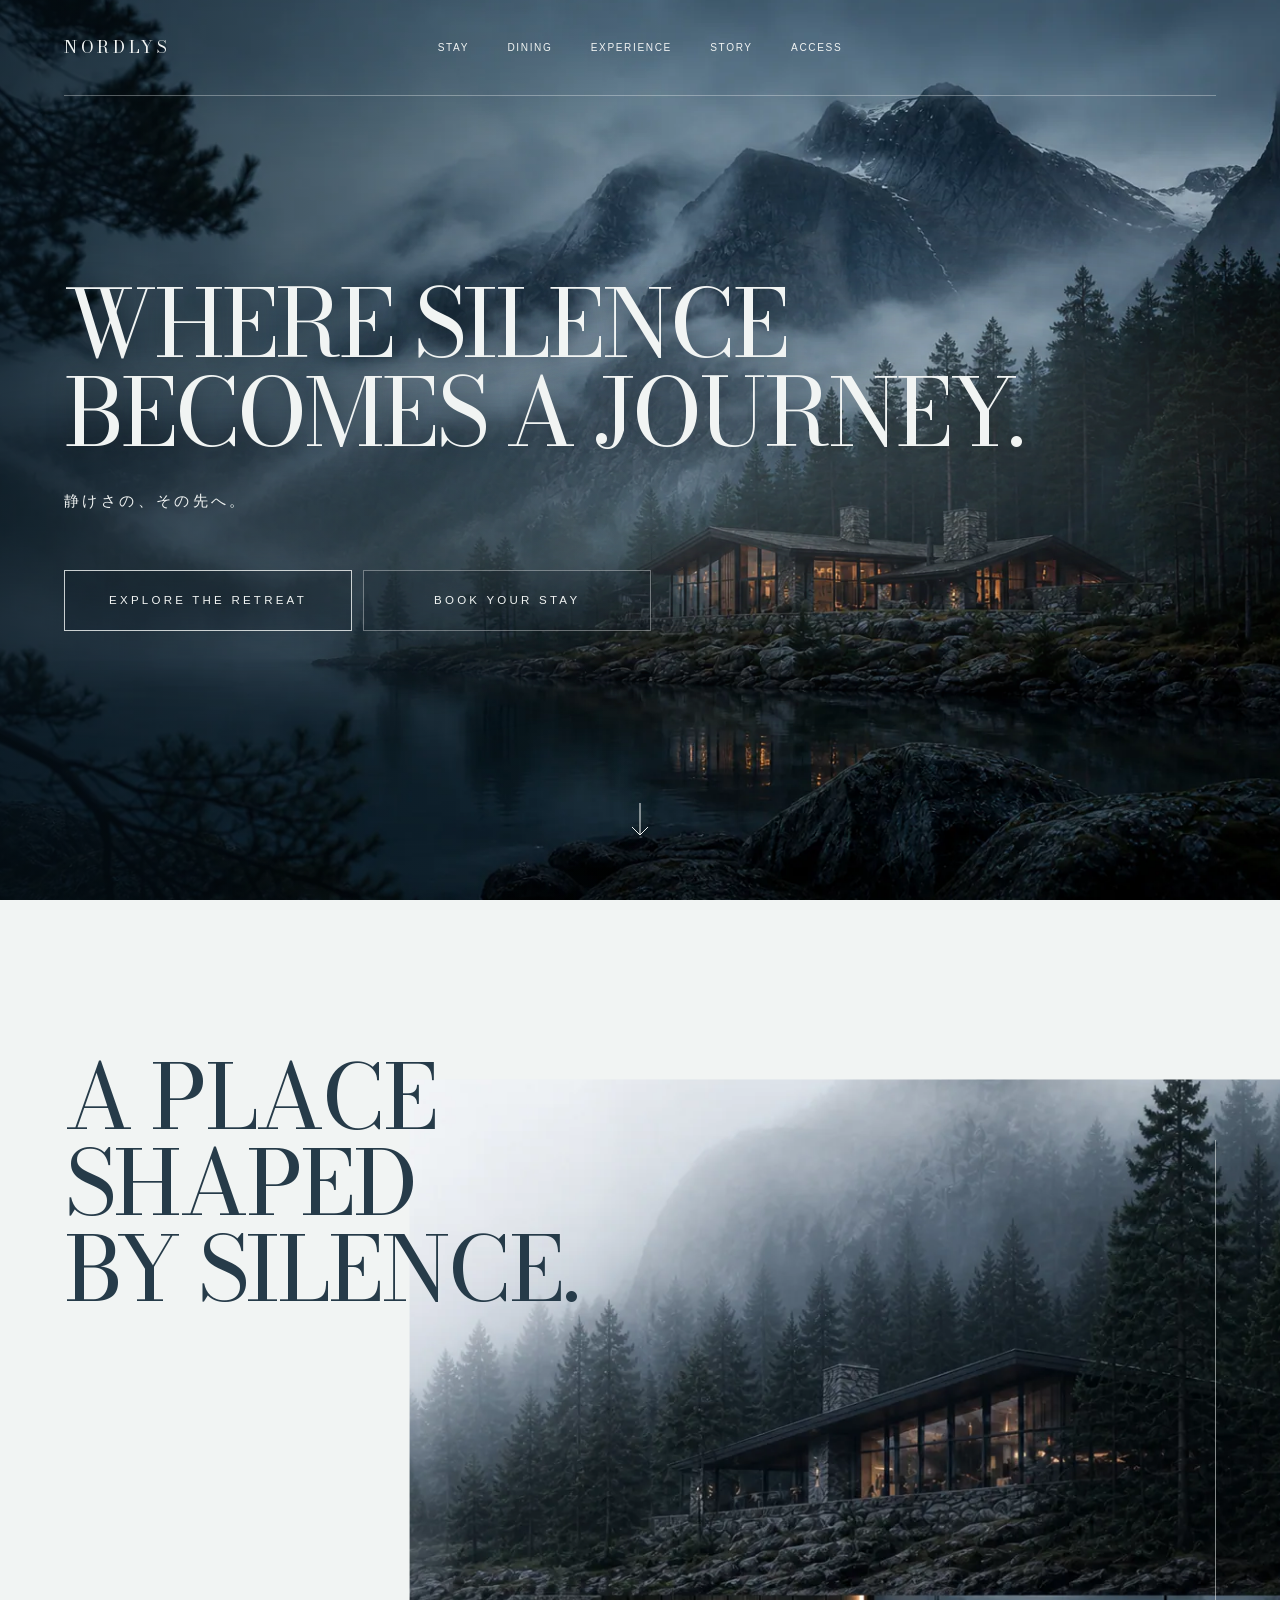
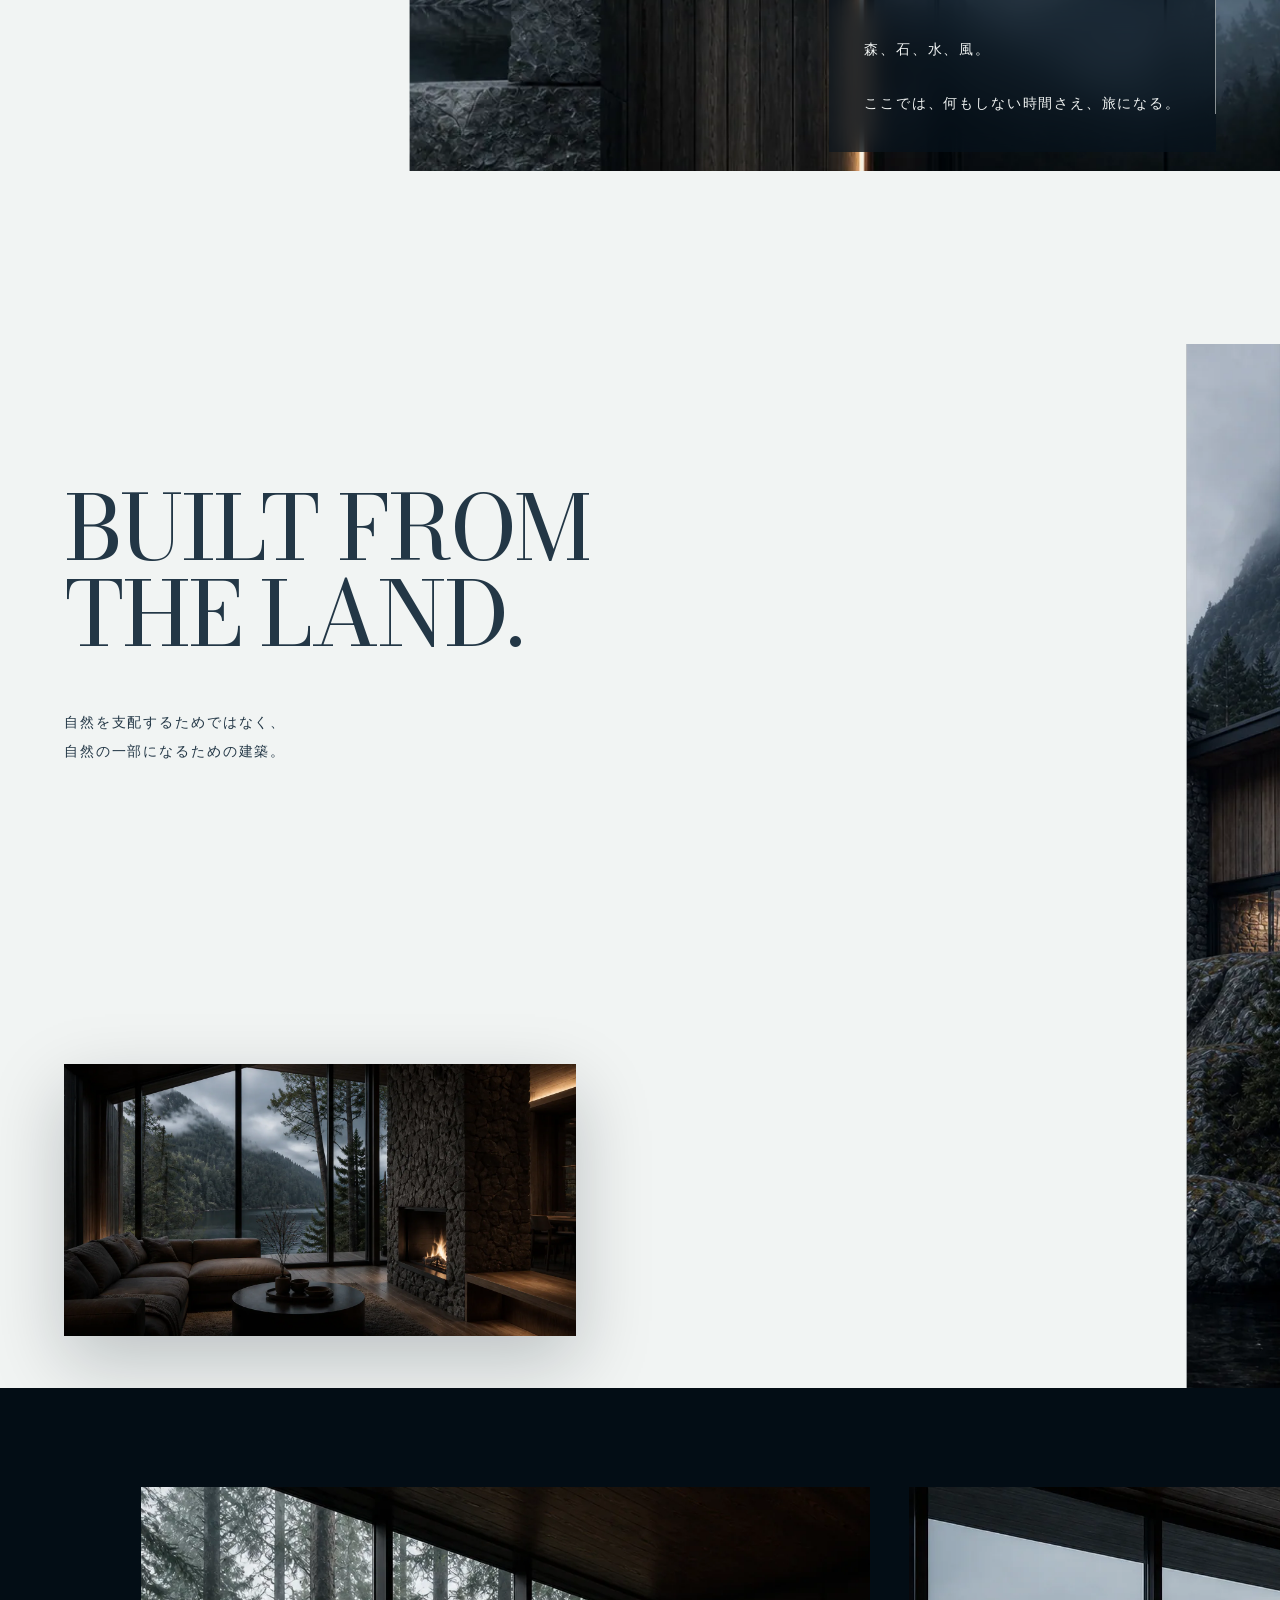
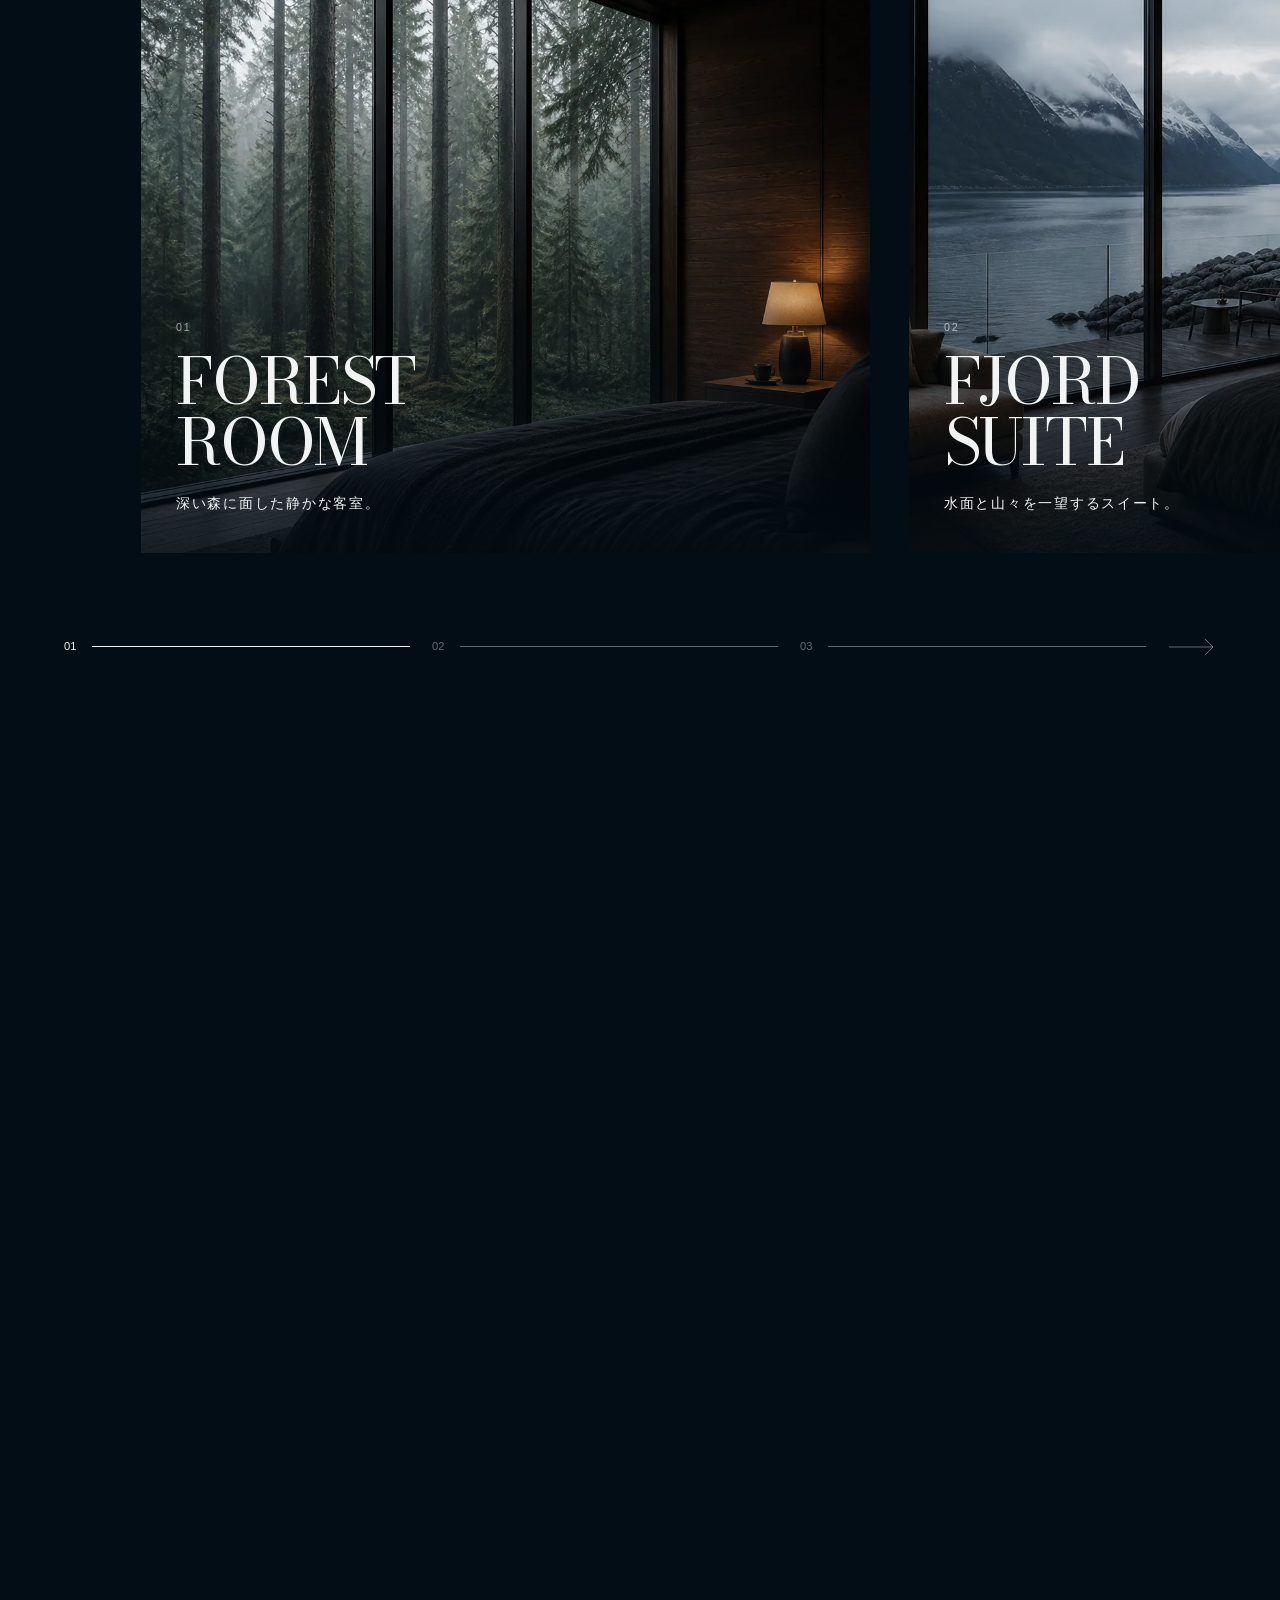
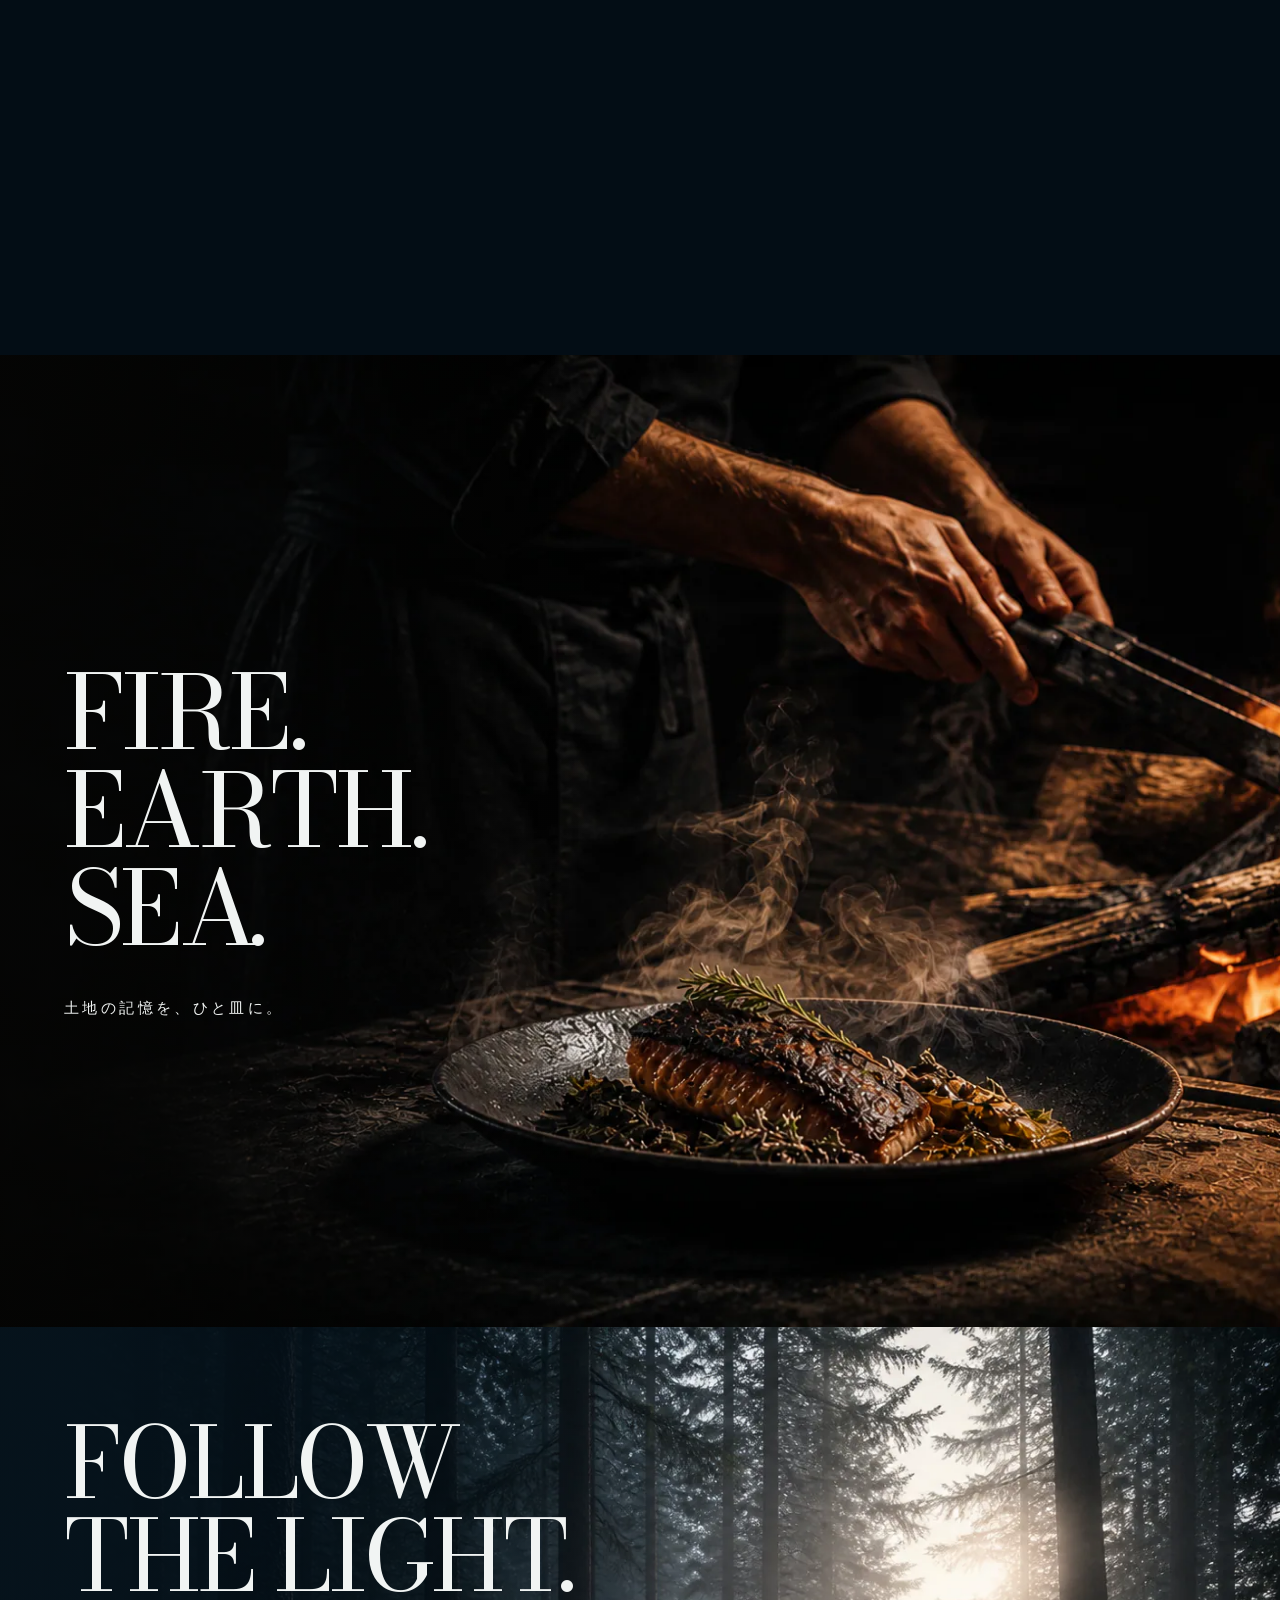
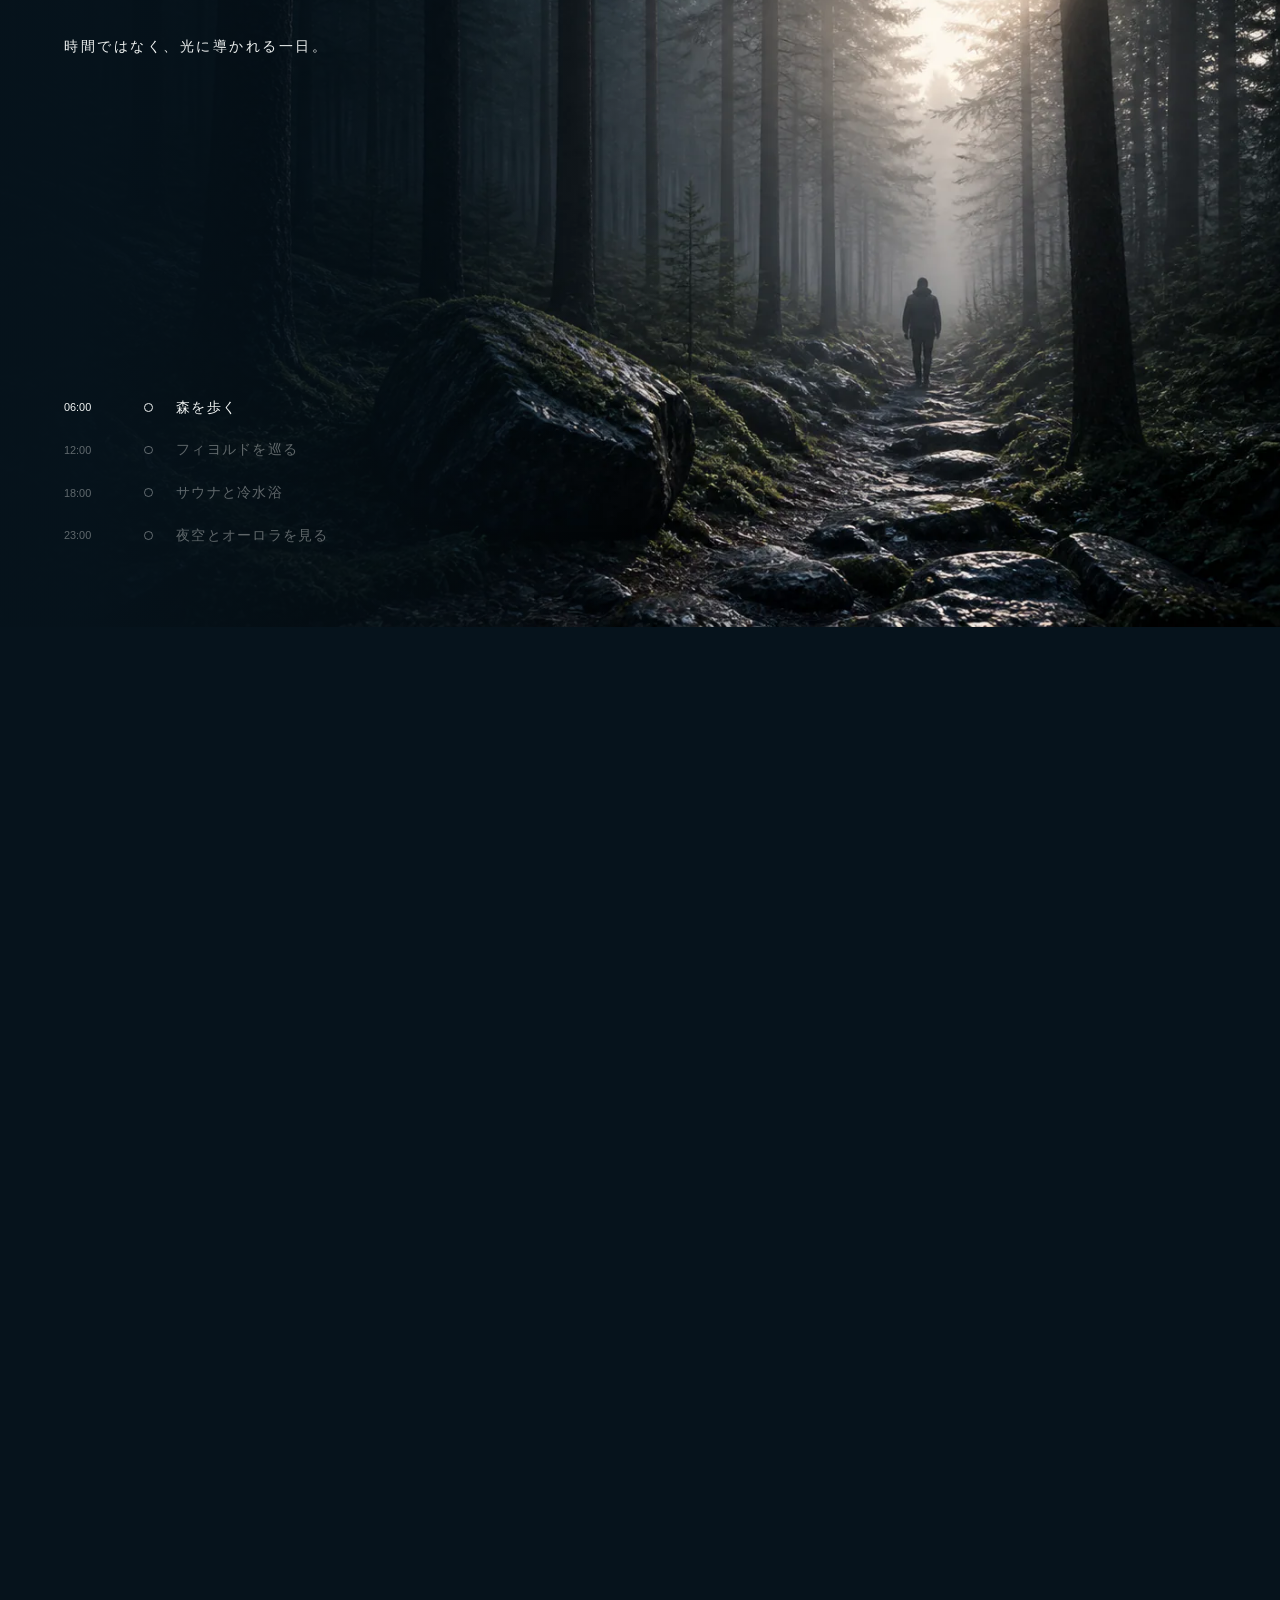
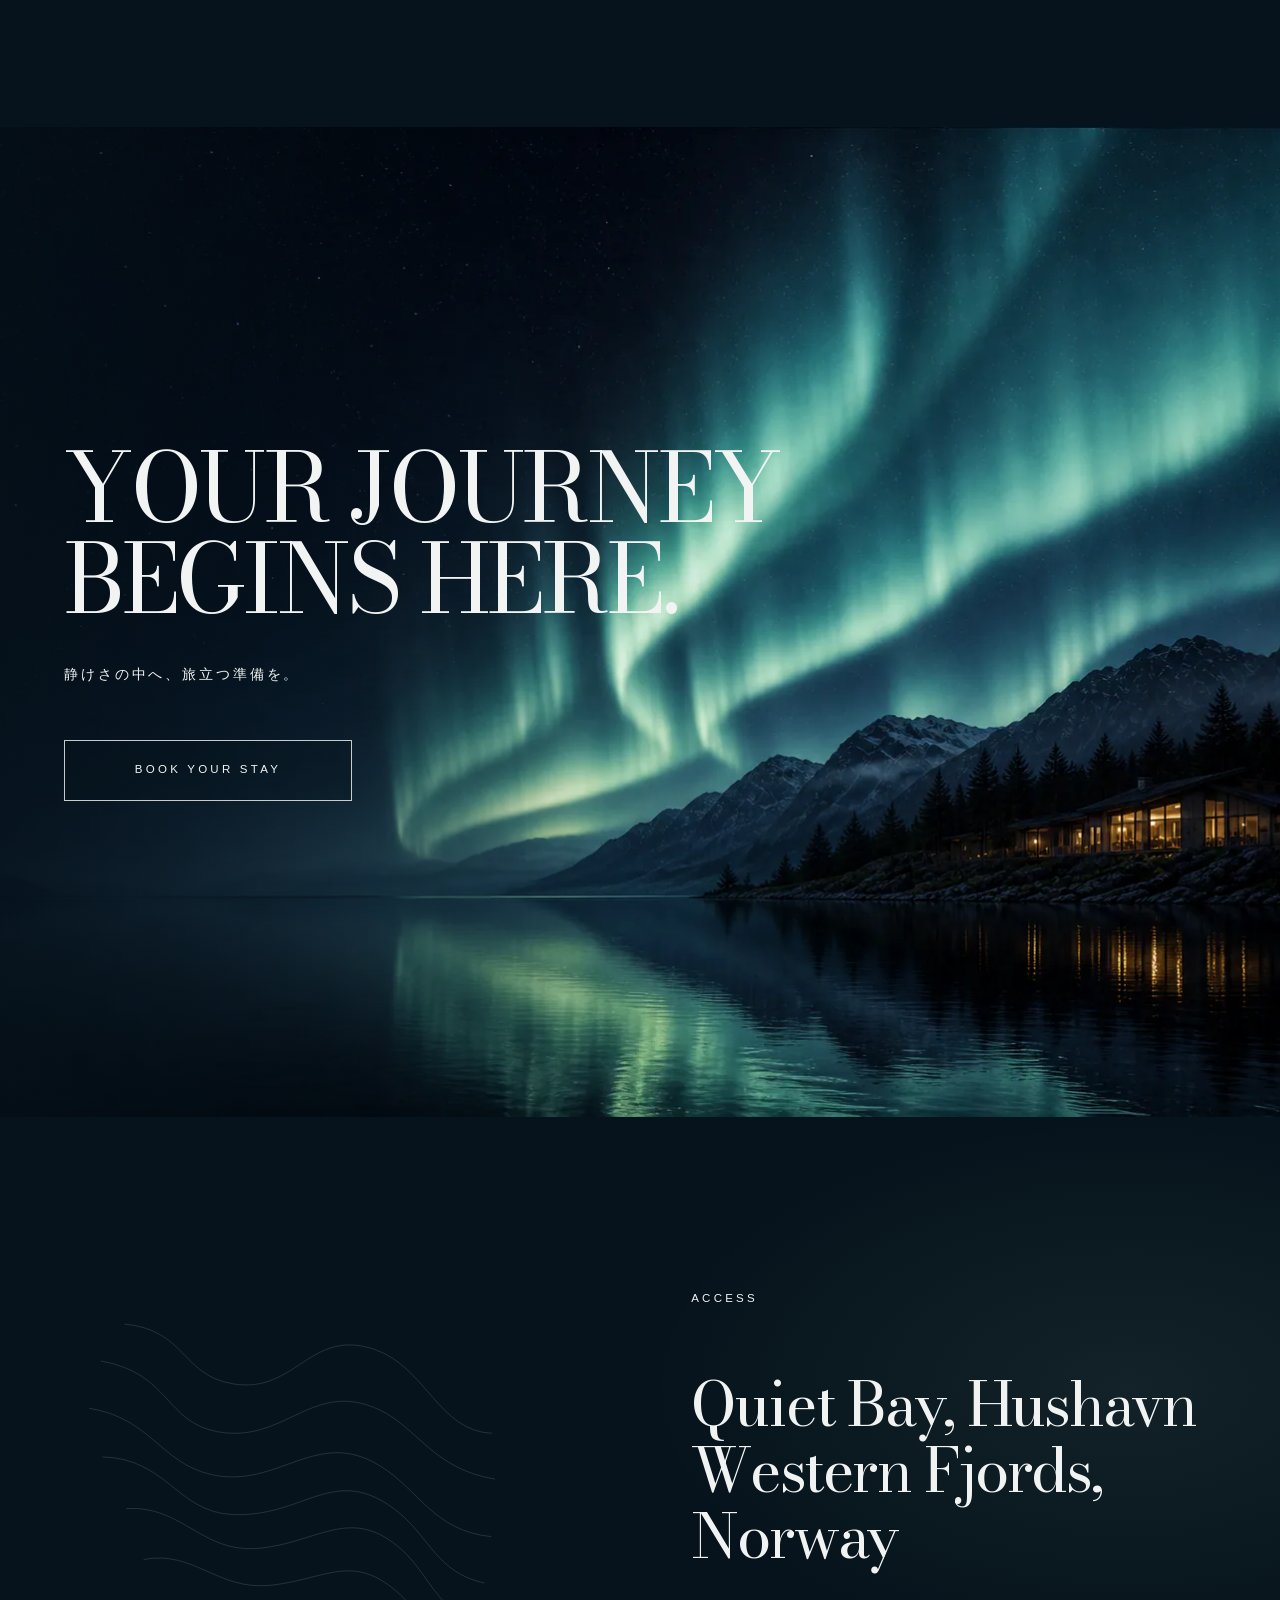
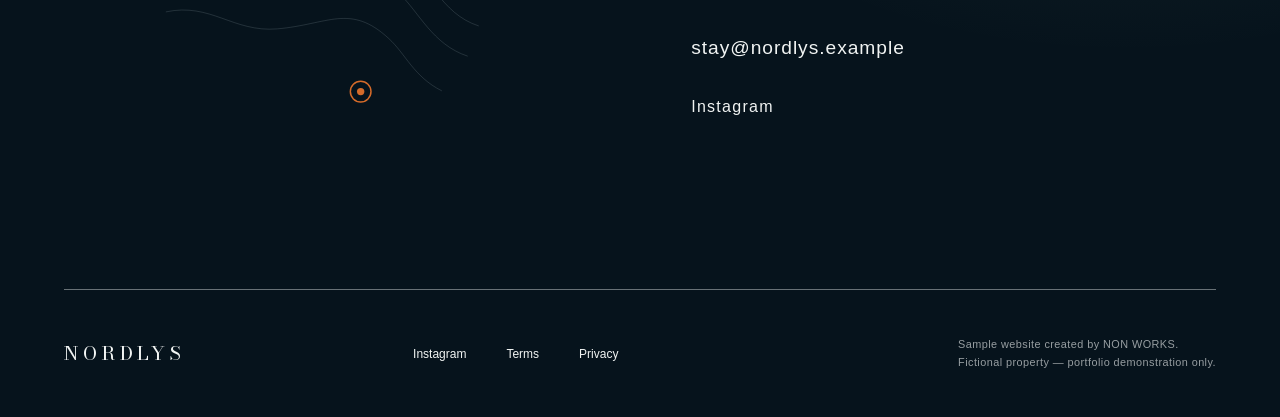
<file: nordlys/index.html>
<!DOCTYPE html><html lang="ja" class="bodoni_moda_be5f2ebe-module__g9ylvG__variable"><head><meta charSet="utf-8"/><meta name="viewport" content="width=device-width, initial-scale=1, viewport-fit=cover"/><link rel="preload" href="/nordlys/_next/static/media/52b5d5098cb87ddd-s.p.3r2y_bth_sjsm.woff2" as="font" crossorigin="" type="font/woff2"/><link rel="preload" as="image" href="/nordlys/images/nordlys/hero.webp"/><link rel="stylesheet" href="/nordlys/_next/static/chunks/061sfi-g48e1s.css" data-precedence="next"/><link rel="preload" as="script" fetchPriority="low" href="/nordlys/_next/static/chunks/12aruqaur5huj.js"/><script src="/nordlys/_next/static/chunks/03qwi1q0uxmba.js" async=""></script><script src="/nordlys/_next/static/chunks/4561u0v7ysn3r.js" async=""></script><script src="/nordlys/_next/static/chunks/turbopack-103cb606tk4yy.js" async=""></script><script src="/nordlys/_next/static/chunks/3fntmmi971322.js" async="" crossorigin=""></script><script src="/nordlys/_next/static/chunks/158c6apa2dkw1.js" async="" crossorigin=""></script><meta name="theme-color" content="#06131c"/><title>NORDLYS — Where Silence Becomes a Journey</title><meta name="description" content="北欧のフィヨルドと森に佇む架空のオーベルジュ、NORDLYS。NON WORKSによるポートフォリオ用サンプルサイトです。"/><link rel="manifest" href="/nordlys/manifest.webmanifest"/><meta name="robots" content="index, follow"/><meta name="category" content="design portfolio"/><link rel="canonical" href="https://nonworks.online/nordlys/"/><meta property="og:title" content="NORDLYS — Where Silence Becomes a Journey"/><meta property="og:description" content="静けさの、その先へ。NON WORKSによる架空施設のWebデザインサンプル。"/><meta property="og:url" content="https://nonworks.online/nordlys/"/><meta property="og:site_name" content="NON WORKS"/><meta property="og:locale" content="ja_JP"/><meta property="og:image" content="https://nonworks.online/nordlys/images/nordlys/hero.webp"/><meta property="og:image:width" content="1536"/><meta property="og:image:height" content="1024"/><meta property="og:image:alt" content="霧のフィヨルドに佇むNORDLYSのロッジ"/><meta property="og:type" content="website"/><meta name="twitter:card" content="summary_large_image"/><meta name="twitter:title" content="NORDLYS — Where Silence Becomes a Journey"/><meta name="twitter:description" content="NON WORKSによる架空の北欧オーベルジュ・サンプルサイト。"/><meta name="twitter:image" content="https://nonworks.online/nordlys/images/nordlys/hero.webp"/><link rel="icon" href="/nordlys/icon.svg?icon.13hl-26zrrf4t.svg" sizes="any" type="image/svg+xml"/><meta name="next-size-adjust" content=""/><script src="/nordlys/_next/static/chunks/0cz1d0mv5g_q7.js" noModule=""></script></head><body><div hidden=""><!--$--><!--/$--></div><a class="skip-link" href="#main">本文へ移動</a><div class="opening" aria-label="NORDLYSを読み込み中"><div class="opening__mist"></div><p class="opening__wordmark">NORDLYS</p><button class="opening__skip" type="button">SKIP</button></div><header class="site-header"><a class="site-header__brand" href="#top" aria-label="NORDLYS トップへ">NORDLYS</a><nav class="site-header__desktop" aria-label="メインナビゲーション"><a href="#stay">STAY</a><a href="#dining">DINING</a><a href="#experience">EXPERIENCE</a><a href="#story">STORY</a><a href="#access">ACCESS</a></nav><button class="site-header__menu-button" type="button" aria-expanded="false" aria-controls="mobile-navigation" aria-label="メニューを開く"><svg viewBox="0 0 28 18" fill="none" aria-hidden="true"><path d="M1 4h26M1 14h26" stroke="currentColor" stroke-width="1"></path></svg></button><nav class="mobile-nav" id="mobile-navigation" aria-label="モバイルナビゲーション"><a href="#stay"><span>0<!-- -->1</span>STAY</a><a href="#dining"><span>0<!-- -->2</span>DINING</a><a href="#experience"><span>0<!-- -->3</span>EXPERIENCE</a><a href="#story"><span>0<!-- -->4</span>STORY</a><a href="#access"><span>0<!-- -->5</span>ACCESS</a></nav></header><main id="main"><section class="hero" id="top" aria-labelledby="hero-title"><div class="hero__media"><img alt="霧に包まれたフィヨルドと森、その岸辺に佇むNORDLYSのロッジ" decoding="async" data-nimg="fill" style="position:absolute;height:100%;width:100%;left:0;top:0;right:0;bottom:0;color:transparent" src="/nordlys/images/nordlys/hero.webp"/></div><div class="hero__edge-fade" aria-hidden="true"></div><div class="hero__fog hero__fog--back" aria-hidden="true"></div><div class="hero__fog hero__fog--front" aria-hidden="true"></div><div class="hero__content"><h1 id="hero-title">WHERE SILENCE<br/>BECOMES A JOURNEY.</h1><p>静けさの、その先へ。</p><div class="hero__actions"><a class="line-button" href="#story">EXPLORE THE RETREAT</a><button type="button" class="line-button line-button--quiet">BOOK YOUR STAY</button></div></div><a class="hero__scroll" href="#story" aria-label="物語へスクロール"><svg viewBox="0 0 24 36" fill="none" aria-hidden="true"><path d="M12 1v32M4 25l8 8 8-8" stroke="currentColor" stroke-width="1"></path></svg></a></section><section class="story" id="story" aria-labelledby="story-title"><div class="story__media"><img alt="霧の森とフィヨルドの地形から現れる木・石・ガラスの建築" loading="lazy" decoding="async" data-nimg="fill" style="position:absolute;height:100%;width:100%;left:0;top:0;right:0;bottom:0;color:transparent" src="/nordlys/images/nordlys/story.webp"/></div><div class="story__content"><h2 class="reveal" id="story-title">A PLACE SHAPED<br/>BY SILENCE.</h2><div class="story__copy reveal"><p>森、石、水、風。</p><p>ここでは、何もしない時間さえ、旅になる。</p></div></div><span class="story__rule" aria-hidden="true"></span></section><section class="architecture" aria-labelledby="architecture-title"><div class="architecture__copy"><h2 class="reveal" id="architecture-title">BUILT FROM<br/>THE LAND.</h2><p class="reveal">自然を支配するためではなく、<br/>自然の一部になるための建築。</p></div><div class="architecture__exterior"><img alt="岩場に沿って建つ石・木・ガラスのNORDLYS外観" loading="lazy" decoding="async" data-nimg="fill" style="position:absolute;height:100%;width:100%;left:0;top:0;right:0;bottom:0;color:transparent" src="/nordlys/images/nordlys/architecture-exterior.webp"/></div><div class="architecture__interior reveal"><img alt="大きな窓からフィヨルドを望む木と石のラウンジ" loading="lazy" decoding="async" data-nimg="fill" style="position:absolute;height:100%;width:100%;left:0;top:0;right:0;bottom:0;color:transparent" src="/nordlys/images/nordlys/architecture-interior.webp"/></div></section><section class="rooms" id="stay" aria-label="客室"><h2 class="sr-only">STAY</h2><div class="rooms__viewport"><div class="rooms__track"><article class="room"><div class="room__media"><img alt="深い森に面したNORDLYSのフォレストルーム" loading="lazy" decoding="async" data-nimg="fill" style="position:absolute;height:100%;width:100%;left:0;top:0;right:0;bottom:0;color:transparent" src="/nordlys/images/nordlys/room-forest.webp"/></div><div class="room__copy"><span>01</span><h3>FOREST<br/>ROOM</h3><p>深い森に面した静かな客室。</p></div></article><article class="room"><div class="room__media"><img alt="フィヨルドと山々を望むNORDLYSのスイート" loading="lazy" decoding="async" data-nimg="fill" style="position:absolute;height:100%;width:100%;left:0;top:0;right:0;bottom:0;color:transparent" src="/nordlys/images/nordlys/room-fjord.webp"/></div><div class="room__copy"><span>02</span><h3>FJORD<br/>SUITE</h3><p>水面と山々を一望するスイート。</p></div></article><article class="room"><div class="room__media"><img alt="オーロラの夜空を望むガラス屋根の独立型キャビン" loading="lazy" decoding="async" data-nimg="fill" style="position:absolute;height:100%;width:100%;left:0;top:0;right:0;bottom:0;color:transparent" src="/nordlys/images/nordlys/room-aurora.webp"/></div><div class="room__copy"><span>03</span><h3>AURORA<br/>CABIN</h3><p>夜空を眺めるための独立型キャビン。</p></div></article></div><div class="rooms__progress" aria-hidden="true"><span class="rooms__progress-item rooms__progress-item--01">01<i></i></span><span class="rooms__progress-item rooms__progress-item--02">02<i></i></span><span class="rooms__progress-item rooms__progress-item--03">03<i></i></span><svg viewBox="0 0 48 20" fill="none" aria-hidden="true"><path d="M1 10h44M37 2l8 8-8 8" stroke="currentColor" stroke-width="1"></path></svg></div></div></section><section class="dining" id="dining" aria-labelledby="dining-title"><div class="dining__media"><img alt="薪火で魚を仕上げる料理人の手元と湯気の立つひと皿" loading="lazy" decoding="async" data-nimg="fill" style="position:absolute;height:100%;width:100%;left:0;top:0;right:0;bottom:0;color:transparent" src="/nordlys/images/nordlys/dining.webp"/></div><div class="dining__smoke" aria-hidden="true"></div><div class="dining__copy reveal"><h2 id="dining-title">FIRE.<br/>EARTH.<br/>SEA.</h2><p>土地の記憶を、ひと皿に。</p></div></section><section class="experience" id="experience" aria-labelledby="experience-title"><div class="experience__sticky"><div class="experience__scenes" aria-hidden="true"><div class="experience__scene experience__scene--1"><img alt="" loading="lazy" decoding="async" data-nimg="fill" style="position:absolute;height:100%;width:100%;left:0;top:0;right:0;bottom:0;color:transparent" src="/nordlys/images/nordlys/experience-dawn.webp"/></div><div class="experience__scene experience__scene--2"><img alt="" loading="lazy" decoding="async" data-nimg="fill" style="position:absolute;height:100%;width:100%;left:0;top:0;right:0;bottom:0;color:transparent" src="/nordlys/images/nordlys/experience-fjord.webp"/></div><div class="experience__scene experience__scene--3"><img alt="" loading="lazy" decoding="async" data-nimg="fill" style="position:absolute;height:100%;width:100%;left:0;top:0;right:0;bottom:0;color:transparent" src="/nordlys/images/nordlys/experience-sauna.webp"/></div><div class="experience__scene experience__scene--4"><img alt="" loading="lazy" decoding="async" data-nimg="fill" style="position:absolute;height:100%;width:100%;left:0;top:0;right:0;bottom:0;color:transparent" src="/nordlys/images/nordlys/experience-aurora.webp"/></div></div><div class="experience__edge-fade" aria-hidden="true"></div><div class="experience__heading"><h2 id="experience-title">FOLLOW<br/>THE LIGHT.</h2><p>時間ではなく、光に導かれる一日。</p></div><ol class="experience__timeline"><li class="experience__item experience__item--1 is-active"><span>06:00</span><i aria-hidden="true"></i><p>森を歩く</p></li><li class="experience__item experience__item--2"><span>12:00</span><i aria-hidden="true"></i><p>フィヨルドを巡る</p></li><li class="experience__item experience__item--3"><span>18:00</span><i aria-hidden="true"></i><p>サウナと冷水浴</p></li><li class="experience__item experience__item--4"><span>23:00</span><i aria-hidden="true"></i><p>夜空とオーロラを見る</p></li></ol></div><div class="experience__mobile"><article><div class="experience__mobile-media"><img alt="朝の光が差す霧深い森の小径" loading="lazy" decoding="async" data-nimg="fill" style="position:absolute;height:100%;width:100%;left:0;top:0;right:0;bottom:0;color:transparent" src="/nordlys/images/nordlys/experience-dawn.webp"/></div><div><span>06:00</span><h3>森を歩く</h3></div></article><article><div class="experience__mobile-media"><img alt="静かなフィヨルドを進む木の舟から望む山々" loading="lazy" decoding="async" data-nimg="fill" style="position:absolute;height:100%;width:100%;left:0;top:0;right:0;bottom:0;color:transparent" src="/nordlys/images/nordlys/experience-fjord.webp"/></div><div><span>12:00</span><h3>フィヨルドを巡る</h3></div></article><article><div class="experience__mobile-media"><img alt="夕暮れのフィヨルドに面したサウナと冷水浴" loading="lazy" decoding="async" data-nimg="fill" style="position:absolute;height:100%;width:100%;left:0;top:0;right:0;bottom:0;color:transparent" src="/nordlys/images/nordlys/experience-sauna.webp"/></div><div><span>18:00</span><h3>サウナと冷水浴</h3></div></article><article><div class="experience__mobile-media"><img alt="星空と淡いオーロラが水面に映る夜のフィヨルド" loading="lazy" decoding="async" data-nimg="fill" style="position:absolute;height:100%;width:100%;left:0;top:0;right:0;bottom:0;color:transparent" src="/nordlys/images/nordlys/experience-aurora.webp"/></div><div><span>23:00</span><h3>夜空とオーロラを見る</h3></div></article></div></section><section class="reservation" aria-labelledby="reservation-title"><div class="reservation__media"><img alt="夜のフィヨルドとNORDLYSの上空いっぱいに広がる淡いオーロラ" loading="lazy" decoding="async" data-nimg="fill" style="position:absolute;height:100%;width:100%;left:0;top:0;right:0;bottom:0;color:transparent" src="/nordlys/images/nordlys/reservation.webp"/></div><div class="aurora-ribbon aurora-ribbon--one" aria-hidden="true"></div><div class="aurora-ribbon aurora-ribbon--two" aria-hidden="true"></div><div class="reservation__copy reveal"><h2 id="reservation-title">YOUR JOURNEY<br/>BEGINS HERE.</h2><p>静けさの中へ、旅立つ準備を。</p><button type="button" class="line-button reservation__button">BOOK YOUR STAY</button></div></section><section class="access" id="access" aria-labelledby="access-title"><div class="access__map" aria-label="NORDLYSまでの架空のアクセス図"><svg viewBox="0 0 640 640" role="img" aria-labelledby="map-title map-desc"><title id="map-title">Quiet Bay, Hushavnへのアクセス図</title><desc id="map-desc">フィヨルドの等高線とNORDLYSまでの道を表した架空の地図です。</desc><g class="map-contours"><path d="M82 76c84 8 76 69 147 81 85 14 104-76 191-47 71 24 87 111 160 114"></path><path d="M50 126c95 17 86 83 159 96 91 16 128-72 218-30 52 24 74 81 157 94"></path><path d="M34 190c85 14 96 74 166 90 90 20 142-65 228-12 53 32 72 88 151 96"></path><path d="M52 256c87 2 101 74 175 78 100 5 139-72 225-4 43 34 53 83 118 97"></path><path d="M84 326c76-5 102 60 178 54 83-7 127-61 197 3 34 31 52 86 103 102"></path><path d="M108 395c68-13 100 42 171 35 77-8 112-46 176 12 26 24 44 68 92 84"></path><path d="M138 466c61-13 91 28 151 23 69-6 99-35 151 13 23 21 34 52 72 71"></path></g><path class="map-route" d="M178 82c-25 74 19 104 8 161-12 63 38 95 54 147 16 53 4 95 70 135 33 20 62 29 92 49"></path><circle class="map-marker-ring" cx="402" cy="574" r="14"></circle><circle class="map-marker" cx="402" cy="574" r="5"></circle></svg></div><div class="access__copy reveal"><p class="access__label" id="access-title">ACCESS</p><h2>Quiet Bay, Hushavn<br/>Western Fjords, Norway</h2><p class="access__email">stay@nordlys.example</p><a href="https://www.instagram.com/" rel="noreferrer" target="_blank">Instagram</a></div><footer class="footer"><a class="footer__brand" href="#top">NORDLYS</a><nav aria-label="フッターナビゲーション"><a href="https://www.instagram.com/" rel="noreferrer" target="_blank">Instagram</a><a href="https://nonworks.online/terms.html">Terms</a><a href="https://nonworks.online/privacy.html">Privacy</a></nav><div class="footer__credit"><p>Sample website created by NON WORKS.</p><p>Fictional property — portfolio demonstration only.</p></div></footer></section></main><dialog class="booking-dialog" aria-labelledby="booking-title"><div class="booking-dialog__panel"><button class="booking-dialog__close" type="button" aria-label="予約フォームを閉じる"><svg viewBox="0 0 24 24" fill="none" aria-hidden="true"><path d="M4 4l16 16M20 4L4 20" stroke="currentColor" stroke-width="1"></path></svg></button><form class="booking-form"><h2 id="booking-title">BOOK YOUR STAY</h2><div class="booking-form__dates"><label><span>CHECK-IN</span><input type="date" required="" name="check-in"/></label><label><span>CHECK-OUT</span><input type="date" required="" name="check-out"/></label></div><label><span>GUESTS</span><select name="guests" required=""><option value="1">1</option><option value="2" selected="">2</option><option value="3">3</option><option value="4">4</option></select></label><label><span>NAME</span><input type="text" autoComplete="name" required="" name="name"/></label><label><span>EMAIL</span><input type="email" autoComplete="email" required="" name="email"/></label><button class="booking-form__submit" type="submit">REQUEST TO STAY</button><p class="booking-form__note">Demo form — no information will be sent.</p></form></div></dialog><script type="application/ld+json">{"@context":"https://schema.org","@type":"CreativeWork","name":"NORDLYS — Sample website created by NON WORKS","url":"https://nonworks.online/nordlys/","creator":{"@type":"Organization","name":"NON WORKS","url":"https://nonworks.online/"},"description":"架空の北欧オーベルジュを題材にした、NON WORKSのWebデザイン・実装ポートフォリオ。","inLanguage":["ja","en"],"isAccessibleForFree":true}</script><!--$--><!--/$--><script src="/nordlys/_next/static/chunks/12aruqaur5huj.js" id="_R_" async=""></script><script>(self.__next_f=self.__next_f||[]).push([0])</script><script>self.__next_f.push([1,"1:\"$Sreact.fragment\"\n2:I[39756,[\"/nordlys/_next/static/chunks/3fntmmi971322.js\"],\"default\"]\n3:I[37457,[\"/nordlys/_next/static/chunks/3fntmmi971322.js\"],\"default\"]\n4:I[6051,[\"/nordlys/_next/static/chunks/3fntmmi971322.js\",\"/nordlys/_next/static/chunks/158c6apa2dkw1.js\"],\"Opening\"]\n5:I[28761,[\"/nordlys/_next/static/chunks/3fntmmi971322.js\",\"/nordlys/_next/static/chunks/158c6apa2dkw1.js\"],\"Header\"]\n6:I[5500,[\"/nordlys/_next/static/chunks/3fntmmi971322.js\",\"/nordlys/_next/static/chunks/158c6apa2dkw1.js\"],\"Image\"]\n7:I[95062,[\"/nordlys/_next/static/chunks/3fntmmi971322.js\",\"/nordlys/_next/static/chunks/158c6apa2dkw1.js\"],\"BookingButton\"]\n13:I[68027,[\"/nordlys/_next/static/chunks/3fntmmi971322.js\"],\"default\",1]\n:HL[\"/nordlys/_next/static/chunks/061sfi-g48e1s.css\",\"style\"]\n:HL[\"/nordlys/_next/static/media/52b5d5098cb87ddd-s.p.3r2y_bth_sjsm.woff2\",\"font\",{\"crossOrigin\":\"\",\"type\":\"font/woff2\"}]\n0:{\"P\":null,\"c\":[\"\",\"\"],\"q\":\"\",\"i\":false,\"f\":[[[\"\",{\"children\":[\"__PAGE__\",{},\"$undefined\",\"$undefined\",4608]},\"$undefined\",\"$undefined\",4624],[[\"$\",\"$1\",\"c\",{\"children\":[[[\"$\",\"link\",\"0\",{\"rel\":\"stylesheet\",\"href\":\"/nordlys/_next/static/chunks/061sfi-g48e1s.css\",\"precedence\":\"next\",\"crossOrigin\":\"$undefined\",\"nonce\":\"$undefined\"}],[\"$\",\"script\",\"script-0\",{\"src\":\"/nordlys/_next/static/chunks/3fntmmi971322.js\",\"async\":true,\"nonce\":\"$undefined\"}]],[\"$\",\"html\",null,{\"lang\":\"ja\",\"className\":\"bodoni_moda_be5f2ebe-module__g9ylvG__variable\",\"children\":[\"$\",\"body\",null,{\"children\":[\"$\",\"$L2\",null,{\"parallelRouterKey\":\"children\",\"error\":\"$undefined\",\"errorStyles\":\"$undefined\",\"errorScripts\":\"$undefined\",\"template\":[\"$\",\"$L3\",null,{}],\"templateStyles\":\"$undefined\",\"templateScripts\":\"$undefined\",\"notFound\":[[[\"$\",\"title\",null,{\"children\":\"404: This page could not be found.\"}],[\"$\",\"div\",null,{\"style\":{\"fontFamily\":\"system-ui,\\\"Segoe UI\\\",Roboto,Helvetica,Arial,sans-serif,\\\"Apple Color Emoji\\\",\\\"Segoe UI Emoji\\\"\",\"height\":\"100vh\",\"textAlign\":\"center\",\"display\":\"flex\",\"flexDirection\":\"column\",\"alignItems\":\"center\",\"justifyContent\":\"center\"},\"children\":[\"$\",\"div\",null,{\"children\":[[\"$\",\"style\",null,{\"dangerouslySetInnerHTML\":{\"__html\":\"body{color:#000;background:#fff;margin:0}.next-error-h1{border-right:1px solid rgba(0,0,0,.3)}@media (prefers-color-scheme:dark){body{color:#fff;background:#000}.next-error-h1{border-right:1px solid rgba(255,255,255,.3)}}\"}}],[\"$\",\"h1\",null,{\"className\":\"next-error-h1\",\"style\":{\"display\":\"inline-block\",\"margin\":\"0 20px 0 0\",\"padding\":\"0 23px 0 0\",\"fontSize\":24,\"fontWeight\":500,\"verticalAlign\":\"top\",\"lineHeight\":\"49px\"},\"children\":404}],[\"$\",\"div\",null,{\"style\":{\"display\":\"inline-block\"},\"children\":[\"$\",\"h2\",null,{\"style\":{\"fontSize\":14,\"fontWeight\":400,\"lineHeight\":\"49px\",\"margin\":0},\"children\":\"This page could not be found.\"}]}]]}]}]],[]],\"forbidden\":\"$undefined\",\"unauthorized\":\"$undefined\"}]}]}]]}],{\"children\":[[\"$\",\"$1\",\"c\",{\"children\":[[[\"$\",\"a\",null,{\"className\":\"skip-link\",\"href\":\"#main\",\"children\":\"本文へ移動\"}],[\"$\",\"$L4\",null,{}],[\"$\",\"$L5\",null,{}],[\"$\",\"main\",null,{\"id\":\"main\",\"children\":[[\"$\",\"section\",null,{\"className\":\"hero\",\"id\":\"top\",\"aria-labelledby\":\"hero-title\",\"children\":[[\"$\",\"div\",null,{\"className\":\"hero__media\",\"children\":[\"$\",\"$L6\",null,{\"src\":\"/nordlys/images/nordlys/hero.webp\",\"alt\":\"霧に包まれたフィヨルドと森、その岸辺に佇むNORDLYSのロッジ\",\"fill\":true,\"priority\":true,\"sizes\":\"100vw\"}]}],[\"$\",\"div\",null,{\"className\":\"hero__edge-fade\",\"aria-hidden\":\"true\"}],[\"$\",\"div\",null,{\"className\":\"hero__fog hero__fog--back\",\"aria-hidden\":\"true\"}],[\"$\",\"div\",null,{\"className\":\"hero__fog hero__fog--front\",\"aria-hidden\":\"true\"}],[\"$\",\"div\",null,{\"className\":\"hero__content\",\"children\":[[\"$\",\"h1\",null,{\"id\":\"hero-title\",\"children\":[\"WHERE SILENCE\",[\"$\",\"br\",null,{}],\"BECOMES A JOURNEY.\"]}],[\"$\",\"p\",null,{\"children\":\"静けさの、その先へ。\"}],[\"$\",\"div\",null,{\"className\":\"hero__actions\",\"children\":[[\"$\",\"a\",null,{\"className\":\"line-button\",\"href\":\"#story\",\"children\":\"EXPLORE THE RETREAT\"}],[\"$\",\"$L7\",null,{\"className\":\"line-button line-button--quiet\"}]]}]]}],[\"$\",\"a\",null,{\"className\":\"hero__scroll\",\"href\":\"#story\",\"aria-label\":\"物語へスクロール\",\"children\":[\"$\",\"svg\",null,{\"viewBox\":\"0 0 24 36\",\"fill\":\"none\",\"aria-hidden\":\"true\",\"children\":[\"$\",\"path\",null,{\"d\":\"M12 1v32M4 25l8 8 8-8\",\"stroke\":\"currentColor\",\"strokeWidth\":\"1\"}]}]}]]}],[\"$\",\"section\",null,{\"className\":\"story\",\"id\":\"story\",\"aria-labelledby\":\"story-title\",\"children\":[[\"$\",\"div\",null,{\"className\":\"story__media\",\"children\":[\"$\",\"$L6\",null,{\"src\":\"/nordlys/images/nordlys/story.webp\",\"alt\":\"霧の森とフィヨルドの地形から現れる木・石・ガラスの建築\",\"fill\":true,\"sizes\":\"100vw\"}]}],[\"$\",\"div\",null,{\"className\":\"story__content\",\"children\":[[\"$\",\"h2\",null,{\"className\":\"reveal\",\"id\":\"story-title\",\"children\":[\"A PLACE SHAPED\",[\"$\",\"br\",null,{}],\"BY SILENCE.\"]}],[\"$\",\"div\",null,{\"className\":\"story__copy reveal\",\"children\":[[\"$\",\"p\",null,{\"children\":\"森、石、水、風。\"}],[\"$\",\"p\",null,{\"children\":\"ここでは、何もしない時間さえ、旅になる。\"}]]}]]}],[\"$\",\"span\",null,{\"className\":\"story__rule\",\"aria-hidden\":\"true\"}]]}],[\"$\",\"section\",null,{\"className\":\"architecture\",\"aria-labelledby\":\"architecture-title\",\"children\":[[\"$\",\"div\",null,{\"className\":\"architecture__copy\",\"children\":[[\"$\",\"h2\",null,{\"className\":\"reveal\",\"id\":\"architecture-title\",\"children\":[\"BUILT FROM\",[\"$\",\"br\",null,{}],\"THE LAND.\"]}],[\"$\",\"p\",null,{\"className\":\"reveal\",\"children\":[\"自然を支配するためではなく、\",[\"$\",\"br\",null,{}],\"自然の一部になるための建築。\"]}]]}],[\"$\",\"div\",null,{\"className\":\"architecture__exterior\",\"children\":[\"$\",\"$L6\",null,{\"src\":\"/nordlys/images/nordlys/architecture-exterior.webp\",\"alt\":\"岩場に沿って建つ石・木・ガラスのNORDLYS外観\",\"fill\":true,\"sizes\":\"(max-width: 767px) 100vw, 52vw\"}]}],[\"$\",\"div\",null,{\"className\":\"architecture__interior reveal\",\"children\":[\"$\",\"$L6\",null,{\"src\":\"/nordlys/images/nordlys/architecture-interior.webp\",\"alt\":\"大きな窓からフィヨルドを望む木と石のラウンジ\",\"fill\":true,\"sizes\":\"(max-width: 767px) 88vw, 42vw\"}]}]]}],\"$L8\",\"$L9\",\"$La\",\"$Lb\",\"$Lc\"]}],\"$Ld\",\"$Le\",\"$Lf\"],[\"$L10\"],\"$L11\"]}],{},null,false,null]},null,false,null],\"$L12\",false]],\"m\":\"$undefined\",\"G\":[\"$13\",[\"$L14\"]],\"S\":true,\"h\":null,\"r\":\"$undefined\",\"s\":\"$undefined\",\"a\":\"$undefined\",\"l\":\"$undefined\",\"p\":\"$undefined\",\"d\":\"$undefined\",\"b\":\"bbHhtd-crsgwiUX-aTOIQ\"}\n15:I[58243,[\"/nordlys/_next/static/chunks/3fntmmi971322.js\",\"/nordlys/_next/static/chunks/158c6apa2dkw1.js\"],\"BookingDialog\"]\n16:I[38771,[\"/nordlys/_next/static/chunks/3fntmmi971322.js\",\"/nordlys/_next/static/chunks/158c6apa2dkw1.js\"],\"MotionController\"]\n17:I[97367,[\"/nordlys/_next/static/chunks/3fntmmi971322.js\"],\"OutletBoundary\"]\n18:\"$Sreact.suspense\"\n1a:I[97367,[\"/nordlys/_next/static/chunks/3fntmmi971322.js\"],\"ViewportBoundary\"]\n1c:I[97367,[\"/nordlys/_next/static/chunks/3fntmmi971322.js\"],\"MetadataBoundary\"]\n8:[\"$\",\"section\",null,{\"className\":\"rooms\",\"id\":\"stay\",\"aria-label\":\"客室\",\"children\":[[\"$\",\"h2\",null,{\"className\":\"sr-only\",\"children\":\"STAY\"}],[\"$\",\"div\",null,{\"className\":\"rooms__viewport\",\"children\":[[\"$\",\"div\",null,{\"className\":\"rooms__track\",\"children\":[[\"$\",\"article\",\"01\",{\"className\":\"room\",\"children\":[[\"$\",\"div\",null,{\"className\":\"room__media\",\"children\":[\"$\",\"$L6\",null,{\"src\":\"/nordlys/images/nordlys/room-forest.webp\",\"alt\":\"深い森に面したNORDLYSのフォレストルーム\",\"fill\":true,\"sizes\":\"(max-width: 767px) 100vw, 56vw\"}]}],[\"$\",\"div\",null,{\"className\":\"room__copy\",\"children\":[[\"$\",\"span\",null,{\"children\":\"01\"}],[\"$\",\"h3\",null,{\"children\":[\"FOREST\",[\"$\",\"br\",null,{}],\"ROOM\"]}],[\"$\",\"p\",null,{\"children\":\"深い森に面した静かな客室。\"}]]}]]}],[\"$\",\"article\",\"02\",{\"className\":\"room\",\"children\":[[\"$\",\"div\",null,{\"className\":\"room__media\",\"children\":[\"$\",\"$L6\",null,{\"src\":\"/nordlys/images/nordlys/room-fjord.webp\",\"alt\":\"フィヨルドと山々を望むNORDLYSのスイート\",\"fill\":true,\"sizes\":\"(max-width: 767px) 100vw, 56vw\"}]}],[\"$\",\"div\",null,{\"className\":\"room__copy\",\"children\":[[\"$\",\"span\",null,{\"children\":\"02\"}],[\"$\",\"h3\",null,{\"children\":[\"FJORD\",[\"$\",\"br\",null,{}],\"SUITE\"]}],[\"$\",\"p\",null,{\"children\":\"水面と山々を一望するスイート。\"}]]}]]}],[\"$\",\"article\",\"03\",{\"className\":\"room\",\"children\":[[\"$\",\"div\",null,{\"className\":\"room__media\",\"children\":[\"$\",\"$L6\",null,{\"src\":\"/nordlys/images/nordlys/room-aurora.webp\",\"alt\":\"オーロラの夜空を望むガラス屋根の独立型キャビン\",\"fill\":true,\"sizes\":\"(max-width: 767px) 100vw, 56vw\"}]}],[\"$\",\"div\",null,{\"className\":\"room__copy\",\"children\":[[\"$\",\"span\",null,{\"children\":\"03\"}],[\"$\",\"h3\",null,{\"children\":[\"AURORA\",[\"$\",\"br\",null,{}],\"CABIN\"]}],[\"$\",\"p\",null,{\"children\":\"夜空を眺めるための独立型キャビン。\"}]]}]]}]]}],[\"$\",\"div\",null,{\"className\":\"rooms__progress\",\"aria-hidden\":\"true\",\"children\":[[[\"$\",\"span\",\"01\",{\"className\":\"rooms__progress-item rooms__progress-item--01\",\"children\":[\"01\",[\"$\",\"i\",null,{}]]}],[\"$\",\"span\",\"02\",{\"className\":\"rooms__progress-item rooms__progress-item--02\",\"children\":[\"02\",[\"$\",\"i\",null,{}]]}],[\"$\",\"span\",\"03\",{\"className\":\"rooms__progress-item rooms__progress-item--03\",\"children\":[\"03\",[\"$\",\"i\",null,{}]]}]],[\"$\",\"svg\",null,{\"viewBox\":\"0 0 48 20\",\"fill\":\"none\",\"aria-hidden\":\"true\",\"children\":[\"$\",\"path\",null,{\"d\":\"M1 10h44M37 2l8 8-8 8\",\"stroke\":\"currentColor\",\"strokeWidth\":\"1\"}]}]]}]]}]]}]\n9:[\"$\",\"section\",null,{\"className\":\"dining\",\"id\":\"dining\",\"aria-labelledby\":\"dining-title\",\"children\":[[\"$\",\"div\",null,{\"className\":\"dining__media\",\"children\":[\"$\",\"$L6\",null,{\"src\":\"/nordlys/images/nordlys/dining.webp\",\"alt\":\"薪火で魚を仕上げる料理人の手元と湯気の立つひと皿\",\"fill\":true,\"sizes\":\"100vw\"}]}],[\"$\",\"div\",null,{\"className\":\"dining__smoke\",\"aria-hidden\":\"true\"}],[\"$\",\"div\",null,{\"className\":\"dining__copy reveal\",\"children\":[[\"$\",\"h2\",null,{\"id\":\"dining-title\",\"children\":[\"FIRE.\",[\"$\",\"br\",null,{}],\"EARTH.\",[\"$\",\"br\",null,{}],\"SEA.\"]}],[\"$\",\"p\",null,{\"children\":\"土地の記憶を、ひと皿に。\"}]]}]]}]\na:[\"$\",\"section\",null,{\"className\":\"experience\",\"id\":\"experience\",\"aria-labelledby\":\"experience-title\",\"children\":[[\"$\",\"div\",null,{\"className\":\"experience__sticky\",\"children\":[[\"$\",\"div\",null,{\"className\":\"experience__scenes\",\"aria-hidden\":\"true\",\"children\":[[\"$\",\"div\",\"06:00\",{\"className\":\"experience__scene experience__scene--1\",\"children\":[\"$\",\"$L6\",null,{\"src\":\"/nordlys/images/nordlys/experience-dawn.webp\",\"alt\":\"\",\"fill\":true,\"sizes\":\"100vw\"}]}],[\"$\",\"div\",\"12:00\",{\"className\":\"experience__scene experience__scene--2\",\"children\":[\"$\",\"$L6\",null,{\"src\":\"/nordlys/images/nordlys/experience-fjord.webp\",\"alt\":\"\",\"fill\":true,\"sizes\":\"100vw\"}]}],[\"$\",\"div\",\"18:00\",{\"className\":\"experience__scene experience__scene--3\",\"children\":[\"$\",\"$L6\",null,{\"src\":\"/nordlys/images/nordlys/experience-sauna.webp\",\"alt\":\"\",\"fill\":true,\"sizes\":\"100vw\"}]}],[\"$\",\"div\",\"23:00\",{\"className\":\"experience__scene experience__scene--4\",\"children\":[\"$\",\"$L6\",null,{\"src\":\"/nordlys/images/nordlys/experience-aurora.webp\",\"alt\":\"\",\"fill\":true,\"sizes\":\"100vw\"}]}]]}],[\"$\",\"div\",null,{\"className\":\"experience__edge-fade\",\"aria-hidden\":\"true\"}],[\"$\",\"div\",null,{\"className\":\"experience__heading\",\"children\":[[\"$\",\"h2\",null,{\"id\":\"experience-title\",\"children\":[\"FOLLOW\",[\"$\",\"br\",null,{}],\"THE LIGHT.\"]}],[\"$\",\"p\",null,{\"children\":\"時間ではなく、光に導かれる一日。\"}]]}],[\"$\",\"ol\",null,{\"className\":\"experience__timeline\",\"children\":[[\"$\",\"li\",\"06:00\",{\"className\":\"experience__item experience__item--1 is-active\",\"children\":[[\"$\",\"span\",null,{\"children\":\"06:00\"}],[\"$\",\"i\",null,{\"aria-hidden\":\"true\"}],[\"$\",\"p\",null,{\"children\":\"森を歩く\"}]]}],[\"$\",\"li\",\"12:00\",{\"className\":\"experience__item experience__item--2\",\"children\":[[\"$\",\"span\",null,{\"children\":\"12:00\"}],[\"$\",\"i\",null,{\"aria-hidden\":\"true\"}],[\"$\",\"p\",null,{\"children\":\"フィヨルドを巡る\"}]]}],[\"$\",\"li\",\"18:00\",{\"className\":\"experience__item experience__item--3\",\"children\":[[\"$\",\"span\",null,{\"children\":\"18:00\"}],[\"$\",\"i\",null,{\"aria-hidden\":\"true\"}],[\"$\",\"p\",null,{\"children\":\"サウナと冷水浴\"}]]}],[\"$\",\"li\",\"23:00\",{\"className\":\"experience__item experience__item--4\",\"children\":[[\"$\",\"span\",null,{\"children\":\"23:00\"}],[\"$\",\"i\",null,{\"aria-hidden\":\"true\"}],[\"$\",\"p\",null,{\"children\":\"夜空とオーロラを見る\"}]]}]]}]]}],[\"$\",\"div\",null,{\"className\":\"experience__mobile\",\"children\":[[\"$\",\"article\",\"06:00\",{\"children\":[[\"$\",\"div\",null,{\"className\":\"experience__mobile-media\",\"children\":[\"$\",\"$L6\",null,{\"src\":\"/nordlys/images/nordlys/experience-dawn.webp\",\"alt\":\"朝の光が差す霧深い森の小径\",\"fill\":true,\"sizes\":\"100vw\"}]}],[\"$\",\"div\",null,{\"children\":[[\"$\",\"span\",null,{\"children\":\"06:00\"}],[\"$\",\"h3\",null,{\"children\":\"森を歩く\"}]]}]]}],[\"$\",\"article\",\"12:00\",{\"children\":[[\"$\",\"div\",null,{\"className\":\"experience__mobile-media\",\"children\":[\"$\",\"$L6\",null,{\"src\":\"/nordlys/images/nordlys/experience-fjord.webp\",\"alt\":\"静かなフィヨルドを進む木の舟から望む山々\",\"fill\":true,\"sizes\":\"100vw\"}]}],[\"$\",\"div\",null,{\"children\":[[\"$\",\"span\",null,{\"children\":\"12:00\"}],[\"$\",\"h3\",null,{\"children\":\"フィヨルドを巡る\"}]]}]]}],[\"$\",\"article\",\"18:00\",{\"children\":[[\"$\",\"div\",null,{\"className\":\"experience__mobile-media\",\"children\":[\"$\",\"$L6\",null,{\"src\":\"/nordlys/images/nordlys/experience-sauna.webp\",\"alt\":\"夕暮れのフィヨルドに面したサウナと冷水浴\",\"fill\":true,\"sizes\":\"100vw\"}]}],[\"$\",\"div\",null,{\"children\":[[\"$\",\"span\",null,{\"children\":\"18:00\"}],[\"$\",\"h3\",null,{\"children\":\"サウナと冷水浴\"}]]}]]}],[\"$\",\"article\",\"23:00\",{\"children\":[[\"$\",\"div\",null,{\"className\":\"experience__mobile-media\",\"children\":[\"$\",\"$L6\",null,{\"src\":\"/nordlys/images/nordlys/experience-aurora.webp\",\"alt\":\"星空と淡いオーロラが水面に映る夜のフィヨルド\",\"fill\":true,\"sizes\":\"100vw\"}]}],[\"$\",\"div\",null,{\"children\":[[\"$\",\"span\",null,{\"children\":\"23:00\"}],[\"$\",\"h3\",null,{\"children\":\"夜空とオーロラを見る\"}]]}]]}]]}]]}]\nb:[\"$\",\"section\",null,{\"className\":\"reservation\",\"aria-labelledby\":\"reservation-title\",\"children\":[[\"$\",\"div\",null,{\"className\":\"reservation__media\",\"children\":[\"$\",\"$L6\",null,{\"src\":\"/nordlys/images/nordlys/reservation.webp\",\"alt\":\"夜のフィヨルドとNORDLYSの上空いっぱいに広がる淡いオーロラ\",\"fill\":true,\"sizes\":\"100vw\"}]}],[\"$\",\"div\",null,{\"className\":\"aurora-ribbon aurora-ribbon--one\",\"aria-hidden\":\"true\"}],[\"$\",\"div\",null,{\"className\":\"aurora-ribbon aurora-ribbon--two\",\"aria-hidden\":\"true\"}],[\"$\",\"div\",null,{\"className\":\"reservation__copy reveal\",\"children\":[[\"$\",\"h2\",null,{\"id\":\"reservation-title\",\"children\":[\"YOUR JOURNEY\",[\"$\",\"br\",null,{}],\"BEGINS HERE.\"]}],[\"$\",\"p\",null,{\"children\":\"静けさの中へ、旅立つ準備を。\"}],[\"$\",\"$L7\",null,{\"className\":\"line-button reservation__button\"}]]}]]}]\nc:[\"$\",\"section\",null,{\"className\":\"access\",\"id\":\"access\",\"aria-labelledby\":\"access-title\",\"children\":[[\"$\",\"div\",null,{\"className\":\"access__map\",\"aria-label\":\"NORDLYSまでの架空のアクセス図\",\"children\":[\"$\",\"svg\",null,{\"viewBox\":\"0 0 640 640\",\"role\":\"img\",\"aria-labelledby\":\"map-title map-desc\",\"children\":[[\"$\",\"title\",null,{\"id\":\"map-title\",\"children\":\"Quiet Bay, Hushavnへのアクセス図\"}],[\"$\",\"desc\",null,{\"id\":\"map-desc\",\"children\":\"フィヨルドの等高線とNORDLYSまでの道を表した架空の地図です。\"}],[\"$\",\"g\",null,{\"className\":\"map-contours\",\"children\":[[\"$\",\"path\",null,{\"d\":\"M82 76c84 8 76 69 147 81 85 14 104-76 191-47 71 24 87 111 160 114\"}],[\"$\",\"path\",null,{\"d\":\"M50 126c95 17 86 83 159 96 91 16 128-72 218-30 52 24 74 81 157 94\"}],[\"$\",\"path\",null,{\"d\":\"M34 190c85 14 96 74 166 90 90 20 142-65 228-12 53 32 72 88 151 96\"}],[\"$\",\"path\",null,{\"d\":\"M52 256c87 2 101 74 175 78 100 5 139-72 225-4 43 34 53 83 118 97\"}],[\"$\",\"path\",null,{\"d\":\"M84 326c76-5 102 60 178 54 83-7 127-61 197 3 34 31 52 86 103 102\"}],[\"$\",\"path\",null,{\"d\":\"M108 395c68-13 100 42 171 35 77-8 112-46 176 12 26 24 44 68 92 84\"}],[\"$\",\"path\",null,{\"d\":\"M138 466c61-13 91 28 151 23 69-6 99-35 151 13 23 21 34 52 72 71\"}]]}],[\"$\",\"path\",null,{\"className\":\"map-route\",\"d\":\"M178 82c-25 74 19 104 8 161-12 63 38 95 54 147 16 53 4 95 70 135 33 20 62 29 92 49\"}],[\"$\",\"circle\",null,{\"className\":\"map-marker-ring\",\"cx\":\"402\",\"cy\":\"574\",\"r\":\"14\"}],[\"$\",\"circle\",null,{\"className\":\"map-marker\",\"cx\":\"402\",\"cy\":\"574\",\"r\":\"5\"}]]}]}],[\"$\",\"div\",null,{\"className\":\"access__copy reveal\",\"children\":[[\"$\",\"p\",null,{\"className\":\"access__label\",\"id\":\"access-title\",\"children\":\"ACCESS\"}],[\"$\",\"h2\",null,{\"children\":[\"Quiet Bay, Hushavn\",[\"$\",\"br\",null,{}],\"Western Fjords, Norway\"]}],[\"$\",\"p\",null,{\"className\":\"access__email\",\"children\":\"stay@nordlys.example\"}],[\"$\",\"a\",null,{\"href\":\"https://www.instagram.com/\",\"rel\":\"noreferrer\",\"target\":\"_blank\",\"children\":\"Instagram\"}]]}],[\"$\",\"footer\",null,{\"className\":\"footer\",\"children\":[[\"$\",\"a\",null,{\"className\":\"footer__brand\",\"href\":\"#top\",\"children\":\"NORDLYS\"}],[\"$\",\"nav\",null,{\"aria-label\":\"フッターナビゲーション\",\"children\":[[\"$\",\"a\",null,{\"href\":\"https://www.instagram.com/\",\"rel\":\"noreferrer\",\"target\":\"_blank\",\"children\":\"Instagram\"}],[\"$\",\"a\",null,{\"href\":\"https://nonworks.online/terms.html\",\"children\":\"Terms\"}],[\"$\",\"a\",null,{\"href\":\"https://nonworks.online/privacy.html\",\"children\":\"Privacy\"}]]}],[\"$\",\"div\",null,{\"className\":\"footer__credit\",\"children\":[[\"$\",\"p\",null,{\"children\":\"Sample website created by NON WORKS.\"}],[\"$\",\"p\",null,{\"children\":\"Fictional property — portfolio demonstration only.\"}]]}]]}]]}]\nd:[\"$\",\"$L15\",null,{}]\ne:[\"$\",\"$L16\",null,{}]\nf:[\"$\",\"script\",null,{\"type\":\"application/ld+json\",\"dangerouslySetInnerHTML\":{\"__html\":\"{\\\"@context\\\":\\\"https://schema.org\\\",\\\"@type\\\":\\\"CreativeWork\\\",\\\"name\\\":\\\"NORDLYS — Sample website created by NON WORKS\\\",\\\"url\\\":\\\"https://nonworks.online/nordlys/\\\",\\\"creator\\\":{\\\"@type\\\":\\\"Organization\\\",\\\"name\\\":\\\"NON WORKS\\\",\\\"url\\\":\\\"https://nonworks.online/\\\"},\\\"description\\\":\\\"架空の北欧オーベルジュを題材にした、NON WORKSのWebデザイン・実装ポートフォリオ。\\\",\\\"inLanguage\\\":[\\\"ja\\\",\\\"en\\\"],\\\"isAccessibleForFree\\\":true}\"}}]\n10:[\"$\",\"script\",\"script-0\",{\"src\":\"/nordlys/_next/static/chunks/158c6apa2dkw1.js\",\"async\":true,\"nonce\":\"$undefined\"}]\n11:[\"$\",\"$L17\",null,{\"children\":[\"$\",\"$18\",null,{\"name\":\"Next.MetadataOutlet\",\"children\":\"$@19\"}]}]\n12:[\"$\",\"$1\",\"h\",{\"children\":[null,[\"$\",\"$L1a\",null,{\"children\":\"$L1b\"}],[\"$\",\"div\",null,{\"hidden\":true,\"children\":[\"$\",\"$L1c\",null,{\"children\":[\"$\",\"$18\",null,{\"name\":\"Next.Metadata\",\"children\":\"$L1d\"}]}]}],[\"$\",\"meta\",null,{\"name\":\"next-size-adjust\",\"content\":\"\"}]]}]\n14:[\"$\",\"link\",\"0\",{\"rel\":\"stylesheet\",\"href\":\"/nordlys/_next/static/chunks/061sfi-g48e1s.css\",\"precedence\":\"next\",\"crossOrigin\":\"$undefined\",\"nonce\":\"$undefined\"}]\n1b:[[\"$\",\"meta\",\"0\",{\"charSet\":\"utf-8\"}],[\"$\",\"meta\",\"1\",{\"name\":\"viewport\",\"content\":\"width=device-width, initial-scale=1, viewport-fit=cover\"}],[\"$\",\"meta\",\"2\",{\"name\":\"theme-color\",\"content\":\"#06131c\"}]]\n1e:I[27201,[\"/nordlys/_next/static/chunks/3fntmmi971322.js\"],\"IconMark\"]\n19:null\n1d:[[\"$\",\"title\",\"0\",{\"children\":\"NORDLYS — Where Silence Becomes a Journey\"}],[\"$\",\"meta\",\"1\",{\"name\":\"description\",\"content\":\"北欧のフィヨルドと森に佇む架空のオーベルジュ、NORDLYS。NON WORKSによるポートフォリオ用サンプルサイトです。\"}],[\"$\",\"link\",\"2\",{\"rel\":\"manifest\",\"href\":\"/nordlys/manifest.webmanifest\",\"crossOrigin\":\"$undefined\"}],[\"$\",\"meta\",\"3\",{\"name\":\"robots\",\"content\":\"index, follow\"}],[\"$\",\"meta\",\"4\",{\"name\":\"category\",\"content\":\"design portfolio\"}],[\"$\",\"link\",\"5\",{\"rel\":\"canonical\",\"href\":\"https://nonworks.online/nordlys/\"}],[\"$\",\"meta\",\"6\",{\"property\":\"og:title\",\"content\":\"NORDLYS — Where Silence Becomes a Journey\"}],[\"$\",\"meta\",\"7\",{\"property\":\"og:description\",\"content\":\"静けさの、その先へ。NON WORKSによる架空施設のWebデザインサンプル。\"}],[\"$\",\"meta\",\"8\",{\"property\":\"og:url\",\"content\":\"https://nonworks.online/nordlys/\"}],[\"$\",\"meta\",\"9\",{\"property\":\"og:site_name\",\"content\":\"NON WORKS\"}],[\"$\",\"meta\",\"10\",{\"property\":\"og:locale\",\"content\":\"ja_JP\"}],[\"$\",\"meta\",\"11\",{\"property\":\"og:image\",\"content\":\"https://nonworks.online/nordlys/images/nordlys/hero.webp\"}],[\"$\",\"meta\",\"12\",{\"property\":\"og:image:width\",\"content\":\"1536\"}],[\"$\",\"meta\",\"13\",{\"property\":\"og:image:height\",\"content\":\"1024\"}],[\"$\",\"meta\",\"14\",{\"property\":\"og:image:alt\",\"content\":\"霧のフィヨルドに佇むNORDLYSのロッジ\"}],[\"$\",\"meta\",\"15\",{\"property\":\"og:type\",\"content\":\"website\"}],[\"$\",\"meta\",\"16\",{\"name\":\"twitter:card\",\"content\":\"summary_large_image\"}],[\"$\",\"meta\",\"17\",{\"name\":\"twitter:title\",\"content\":\"NORDLYS — Where Silence Becomes a Journey\"}],[\"$\",\"meta\",\"18\",{\"name\":\"twitter:description\",\"content\":\"NON WORKSによる架空の北欧オーベルジュ・サンプルサイト。\"}],[\"$\",\"meta\",\"19\",{\"name\":\"twitter:image\",\"content\":\"https://nonworks.online/nordlys/images/nordlys/hero.webp\"}],[\"$\",\"link\",\"20\",{\"rel\":\"icon\",\"href\":\"/nordlys/icon.svg?icon.13hl-26zrrf4t.svg\",\"sizes\":\"any\",\"type\":\"image/svg+xml\"}],[\"$\",\"$L1e\",\"21\",{}]]\n"])</script></body></html>
</file>
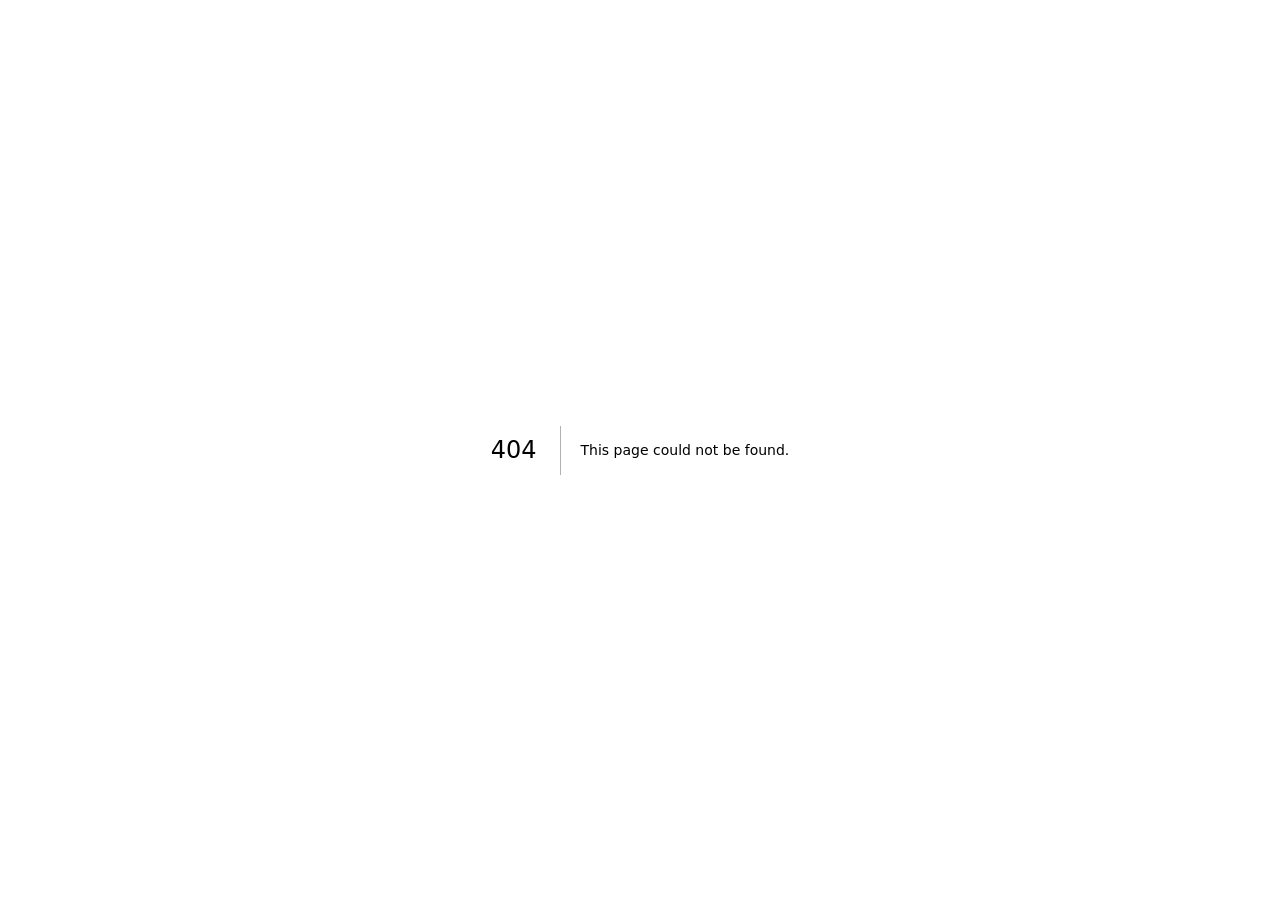
<file: nordlys/404/index.html>
<!DOCTYPE html><html lang="ja" class="bodoni_moda_be5f2ebe-module__g9ylvG__variable"><head><meta charSet="utf-8"/><meta name="viewport" content="width=device-width, initial-scale=1, viewport-fit=cover"/><link rel="stylesheet" href="/nordlys/_next/static/chunks/061sfi-g48e1s.css" data-precedence="next"/><link rel="preload" as="script" fetchPriority="low" href="/nordlys/_next/static/chunks/12aruqaur5huj.js"/><script src="/nordlys/_next/static/chunks/03qwi1q0uxmba.js" async=""></script><script src="/nordlys/_next/static/chunks/4561u0v7ysn3r.js" async=""></script><script src="/nordlys/_next/static/chunks/turbopack-103cb606tk4yy.js" async=""></script><script src="/nordlys/_next/static/chunks/3fntmmi971322.js" async="" crossorigin=""></script><meta name="robots" content="noindex"/><meta name="theme-color" content="#06131c"/><title>NORDLYS — Where Silence Becomes a Journey</title><meta name="description" content="北欧のフィヨルドと森に佇む架空のオーベルジュ、NORDLYS。NON WORKSによるポートフォリオ用サンプルサイトです。"/><link rel="manifest" href="/nordlys/manifest.webmanifest"/><meta name="robots" content="index, follow"/><meta name="category" content="design portfolio"/><link rel="canonical" href="https://nonworks.online/nordlys/"/><meta property="og:title" content="NORDLYS — Where Silence Becomes a Journey"/><meta property="og:description" content="静けさの、その先へ。NON WORKSによる架空施設のWebデザインサンプル。"/><meta property="og:url" content="https://nonworks.online/nordlys/"/><meta property="og:site_name" content="NON WORKS"/><meta property="og:locale" content="ja_JP"/><meta property="og:image" content="https://nonworks.online/nordlys/images/nordlys/hero.webp"/><meta property="og:image:width" content="1536"/><meta property="og:image:height" content="1024"/><meta property="og:image:alt" content="霧のフィヨルドに佇むNORDLYSのロッジ"/><meta property="og:type" content="website"/><meta name="twitter:card" content="summary_large_image"/><meta name="twitter:title" content="NORDLYS — Where Silence Becomes a Journey"/><meta name="twitter:description" content="NON WORKSによる架空の北欧オーベルジュ・サンプルサイト。"/><meta name="twitter:image" content="https://nonworks.online/nordlys/images/nordlys/hero.webp"/><link rel="icon" href="/nordlys/icon.svg?icon.13hl-26zrrf4t.svg" sizes="any" type="image/svg+xml"/><meta name="next-size-adjust" content=""/><title>404: This page could not be found.</title><script src="/nordlys/_next/static/chunks/0cz1d0mv5g_q7.js" noModule=""></script></head><body><div hidden=""><!--$--><!--/$--></div><div style="font-family:system-ui,&quot;Segoe UI&quot;,Roboto,Helvetica,Arial,sans-serif,&quot;Apple Color Emoji&quot;,&quot;Segoe UI Emoji&quot;;height:100vh;text-align:center;display:flex;flex-direction:column;align-items:center;justify-content:center"><div><style>body{color:#000;background:#fff;margin:0}.next-error-h1{border-right:1px solid rgba(0,0,0,.3)}@media (prefers-color-scheme:dark){body{color:#fff;background:#000}.next-error-h1{border-right:1px solid rgba(255,255,255,.3)}}</style><h1 class="next-error-h1" style="display:inline-block;margin:0 20px 0 0;padding:0 23px 0 0;font-size:24px;font-weight:500;vertical-align:top;line-height:49px">404</h1><div style="display:inline-block"><h2 style="font-size:14px;font-weight:400;line-height:49px;margin:0">This page could not be found.</h2></div></div></div><!--$--><!--/$--><script src="/nordlys/_next/static/chunks/12aruqaur5huj.js" id="_R_" async=""></script><script>(self.__next_f=self.__next_f||[]).push([0])</script><script>self.__next_f.push([1,"1:\"$Sreact.fragment\"\n2:I[39756,[\"/nordlys/_next/static/chunks/3fntmmi971322.js\"],\"default\"]\n3:I[37457,[\"/nordlys/_next/static/chunks/3fntmmi971322.js\"],\"default\"]\n4:I[97367,[\"/nordlys/_next/static/chunks/3fntmmi971322.js\"],\"OutletBoundary\"]\n5:\"$Sreact.suspense\"\n8:I[97367,[\"/nordlys/_next/static/chunks/3fntmmi971322.js\"],\"ViewportBoundary\"]\na:I[97367,[\"/nordlys/_next/static/chunks/3fntmmi971322.js\"],\"MetadataBoundary\"]\nc:I[68027,[\"/nordlys/_next/static/chunks/3fntmmi971322.js\"],\"default\",1]\n:HL[\"/nordlys/_next/static/chunks/061sfi-g48e1s.css\",\"style\"]\n7:X\n0:{\"P\":null,\"c\":[\"\",\"_not-found\",\"\"],\"q\":\"\",\"i\":false,\"f\":[[[\"\",{\"children\":[\"/_not-found\",{\"children\":[\"__PAGE__\",{},\"$undefined\",\"$undefined\",4608]},\"$undefined\",\"$undefined\",4608]},\"$undefined\",\"$undefined\",4624],[[\"$\",\"$1\",\"c\",{\"children\":[[[\"$\",\"link\",\"0\",{\"rel\":\"stylesheet\",\"href\":\"/nordlys/_next/static/chunks/061sfi-g48e1s.css\",\"precedence\":\"next\",\"crossOrigin\":\"$undefined\",\"nonce\":\"$undefined\"}],[\"$\",\"script\",\"script-0\",{\"src\":\"/nordlys/_next/static/chunks/3fntmmi971322.js\",\"async\":true,\"nonce\":\"$undefined\"}]],[\"$\",\"html\",null,{\"lang\":\"ja\",\"className\":\"bodoni_moda_be5f2ebe-module__g9ylvG__variable\",\"children\":[\"$\",\"body\",null,{\"children\":[\"$\",\"$L2\",null,{\"parallelRouterKey\":\"children\",\"error\":\"$undefined\",\"errorStyles\":\"$undefined\",\"errorScripts\":\"$undefined\",\"template\":[\"$\",\"$L3\",null,{}],\"templateStyles\":\"$undefined\",\"templateScripts\":\"$undefined\",\"notFound\":[[[\"$\",\"title\",null,{\"children\":\"404: This page could not be found.\"}],[\"$\",\"div\",null,{\"style\":{\"fontFamily\":\"system-ui,\\\"Segoe UI\\\",Roboto,Helvetica,Arial,sans-serif,\\\"Apple Color Emoji\\\",\\\"Segoe UI Emoji\\\"\",\"height\":\"100vh\",\"textAlign\":\"center\",\"display\":\"flex\",\"flexDirection\":\"column\",\"alignItems\":\"center\",\"justifyContent\":\"center\"},\"children\":[\"$\",\"div\",null,{\"children\":[[\"$\",\"style\",null,{\"dangerouslySetInnerHTML\":{\"__html\":\"body{color:#000;background:#fff;margin:0}.next-error-h1{border-right:1px solid rgba(0,0,0,.3)}@media (prefers-color-scheme:dark){body{color:#fff;background:#000}.next-error-h1{border-right:1px solid rgba(255,255,255,.3)}}\"}}],[\"$\",\"h1\",null,{\"className\":\"next-error-h1\",\"style\":{\"display\":\"inline-block\",\"margin\":\"0 20px 0 0\",\"padding\":\"0 23px 0 0\",\"fontSize\":24,\"fontWeight\":500,\"verticalAlign\":\"top\",\"lineHeight\":\"49px\"},\"children\":404}],[\"$\",\"div\",null,{\"style\":{\"display\":\"inline-block\"},\"children\":[\"$\",\"h2\",null,{\"style\":{\"fontSize\":14,\"fontWeight\":400,\"lineHeight\":\"49px\",\"margin\":0},\"children\":\"This page could not be found.\"}]}]]}]}]],[]],\"forbidden\":\"$undefined\",\"unauthorized\":\"$undefined\"}]}]}]]}],{\"children\":[[\"$\",\"$1\",\"c\",{\"children\":[null,[\"$\",\"$L2\",null,{\"parallelRouterKey\":\"children\",\"error\":\"$undefined\",\"errorStyles\":\"$undefined\",\"errorScripts\":\"$undefined\",\"template\":[\"$\",\"$L3\",null,{}],\"templateStyles\":\"$undefined\",\"templateScripts\":\"$undefined\",\"notFound\":\"$undefined\",\"forbidden\":\"$undefined\",\"unauthorized\":\"$undefined\"}]]}],{\"children\":[[\"$\",\"$1\",\"c\",{\"children\":[[[\"$\",\"title\",null,{\"children\":\"404: This page could not be found.\"}],[\"$\",\"div\",null,{\"style\":\"$0:f:0:1:0:props:children:1:props:children:props:children:props:notFound:0:1:props:style\",\"children\":[\"$\",\"div\",null,{\"children\":[[\"$\",\"style\",null,{\"dangerouslySetInnerHTML\":{\"__html\":\"body{color:#000;background:#fff;margin:0}.next-error-h1{border-right:1px solid rgba(0,0,0,.3)}@media (prefers-color-scheme:dark){body{color:#fff;background:#000}.next-error-h1{border-right:1px solid rgba(255,255,255,.3)}}\"}}],[\"$\",\"h1\",null,{\"className\":\"next-error-h1\",\"style\":\"$0:f:0:1:0:props:children:1:props:children:props:children:props:notFound:0:1:props:children:props:children:1:props:style\",\"children\":404}],[\"$\",\"div\",null,{\"style\":\"$0:f:0:1:0:props:children:1:props:children:props:children:props:notFound:0:1:props:children:props:children:2:props:style\",\"children\":[\"$\",\"h2\",null,{\"style\":\"$0:f:0:1:0:props:children:1:props:children:props:children:props:notFound:0:1:props:children:props:children:2:props:children:props:style\",\"children\":\"This page could not be found.\"}]}]]}]}]],null,[\"$\",\"$L4\",null,{\"children\":[\"$\",\"$5\",null,{\"name\":\"Next.MetadataOutlet\",\"children\":\"$@6\"}]}]]}],{},null,false,null]},null,false,\"$7\"]},null,false,null],[\"$\",\"$1\",\"h\",{\"children\":[[\"$\",\"meta\",null,{\"name\":\"robots\",\"content\":\"noindex\"}],[\"$\",\"$L8\",null,{\"children\":\"$L9\"}],[\"$\",\"div\",null,{\"hidden\":true,\"children\":[\"$\",\"$La\",null,{\"children\":[\"$\",\"$5\",null,{\"name\":\"Next.Metadata\",\"children\":\"$Lb\"}]}]}],[\"$\",\"meta\",null,{\"name\":\"next-size-adjust\",\"content\":\"\"}]]}],false]],\"m\":\"$undefined\",\"G\":[\"$c\",[[\"$\",\"link\",\"0\",{\"rel\":\"stylesheet\",\"href\":\"/nordlys/_next/static/chunks/061sfi-g48e1s.css\",\"precedence\":\"next\",\"crossOrigin\":\"$undefined\",\"nonce\":\"$undefined\"}]]],\"S\":true,\"h\":null,\"r\":\"$undefined\",\"s\":\"$undefined\",\"a\":\"$undefined\",\"l\":\"$undefined\",\"p\":\"$undefined\",\"d\":\"$undefined\",\"b\":\"bbHhtd-crsgwiUX-aTOIQ\"}\n7:C\n9:[[\"$\",\"meta\",\"0\",{\"charSet\":\"utf-8\"}],[\"$\",\"meta\",\"1\",{\"name\":\"viewport\",\"content\":\"width=device-width, initial-scale=1, viewport-fit=cover\"}],[\"$\",\"meta\",\"2\",{\"name\":\"theme-color\",\"content\":\"#06131c\"}]]\nd:I[27201,[\"/nordlys/_next/static/chunks/3fntmmi971322.js\"],\"IconMark\"]\n6:null\nb:[[\"$\",\"title\",\"0\",{\"children\":\"NORDLYS — Where Silence Becomes a Journey\"}],[\"$\",\"meta\",\"1\",{\"name\":\"description\",\"content\":\"北欧のフィヨルドと森に佇む架空のオーベルジュ、NORDLYS。NON WORKSによるポートフォリオ用サンプルサイトです。\"}],[\"$\",\"link\",\"2\",{\"rel\":\"manifest\",\"href\":\"/nordlys/manifest.webmanifest\",\"crossOrigin\":\"$undefined\"}],[\"$\",\"meta\",\"3\",{\"name\":\"robots\",\"content\":\"index, follow\"}],[\"$\",\"meta\",\"4\",{\"name\":\"category\",\"content\":\"design portfolio\"}],[\"$\",\"link\",\"5\",{\"rel\":\"canonical\",\"href\":\"https://nonworks.online/nordlys/\"}],[\"$\",\"meta\",\"6\",{\"property\":\"og:title\",\"content\":\"NORDLYS — Where Silence Becomes a Journey\"}],[\"$\",\"meta\",\"7\",{\"property\":\"og:description\",\"content\":\"静けさの、その先へ。NON WORKSによる架空施設のWebデザインサンプル。\"}],[\"$\",\"meta\",\"8\",{\"property\":\"og:url\",\"content\":\"https://nonworks.online/nordlys/\"}],[\"$\",\"meta\",\"9\",{\"property\":\"og:site_name\",\"content\":\"NON WORKS\"}],[\"$\",\"meta\",\"10\",{\"property\":\"og:locale\",\"content\":\"ja_JP\"}],[\"$\",\"meta\",\"11\",{\"property\":\"og:image\",\"content\":\"https://nonworks.online/nordlys/images/nordlys/hero.webp\"}],[\"$\",\"meta\",\"12\",{\"property\":\"og:image:width\",\"content\":\"1536\"}],[\"$\",\"meta\",\"13\",{\"property\":\"og:image:height\",\"content\":\"1024\"}],[\"$\",\"meta\",\"14\",{\"property\":\"og:image:alt\",\"content\":\"霧のフィヨルドに佇むNORDLYSのロッジ\"}],[\"$\",\"meta\",\"15\",{\"property\":\"og:type\",\"content\":\"website\"}],[\"$\",\"meta\",\"16\",{\"name\":\"twitter:card\",\"content\":\"summary_large_image\"}],[\"$\",\"meta\",\"17\",{\"name\":\"twitter:title\",\"content\":\"NORDLYS — Where Silence Becomes a Journey\"}],[\"$\",\"meta\",\"18\",{\"name\":\"twitter:description\",\"content\":\"NON WORKSによる架空の北欧オーベルジュ・サンプルサイト。\"}],[\"$\",\"meta\",\"19\",{\"name\":\"twitter:image\",\"content\":\"https://nonworks.online/nordlys/images/nordlys/hero.webp\"}],[\"$\",\"link\",\"20\",{\"rel\":\"icon\",\"href\":\"/nordlys/icon.svg?icon.13hl-26zrrf4t.svg\",\"sizes\":\"any\",\"type\":\"image/svg+xml\"}],[\"$\",\"$Ld\",\"21\",{}]]\n"])</script></body></html>
</file>
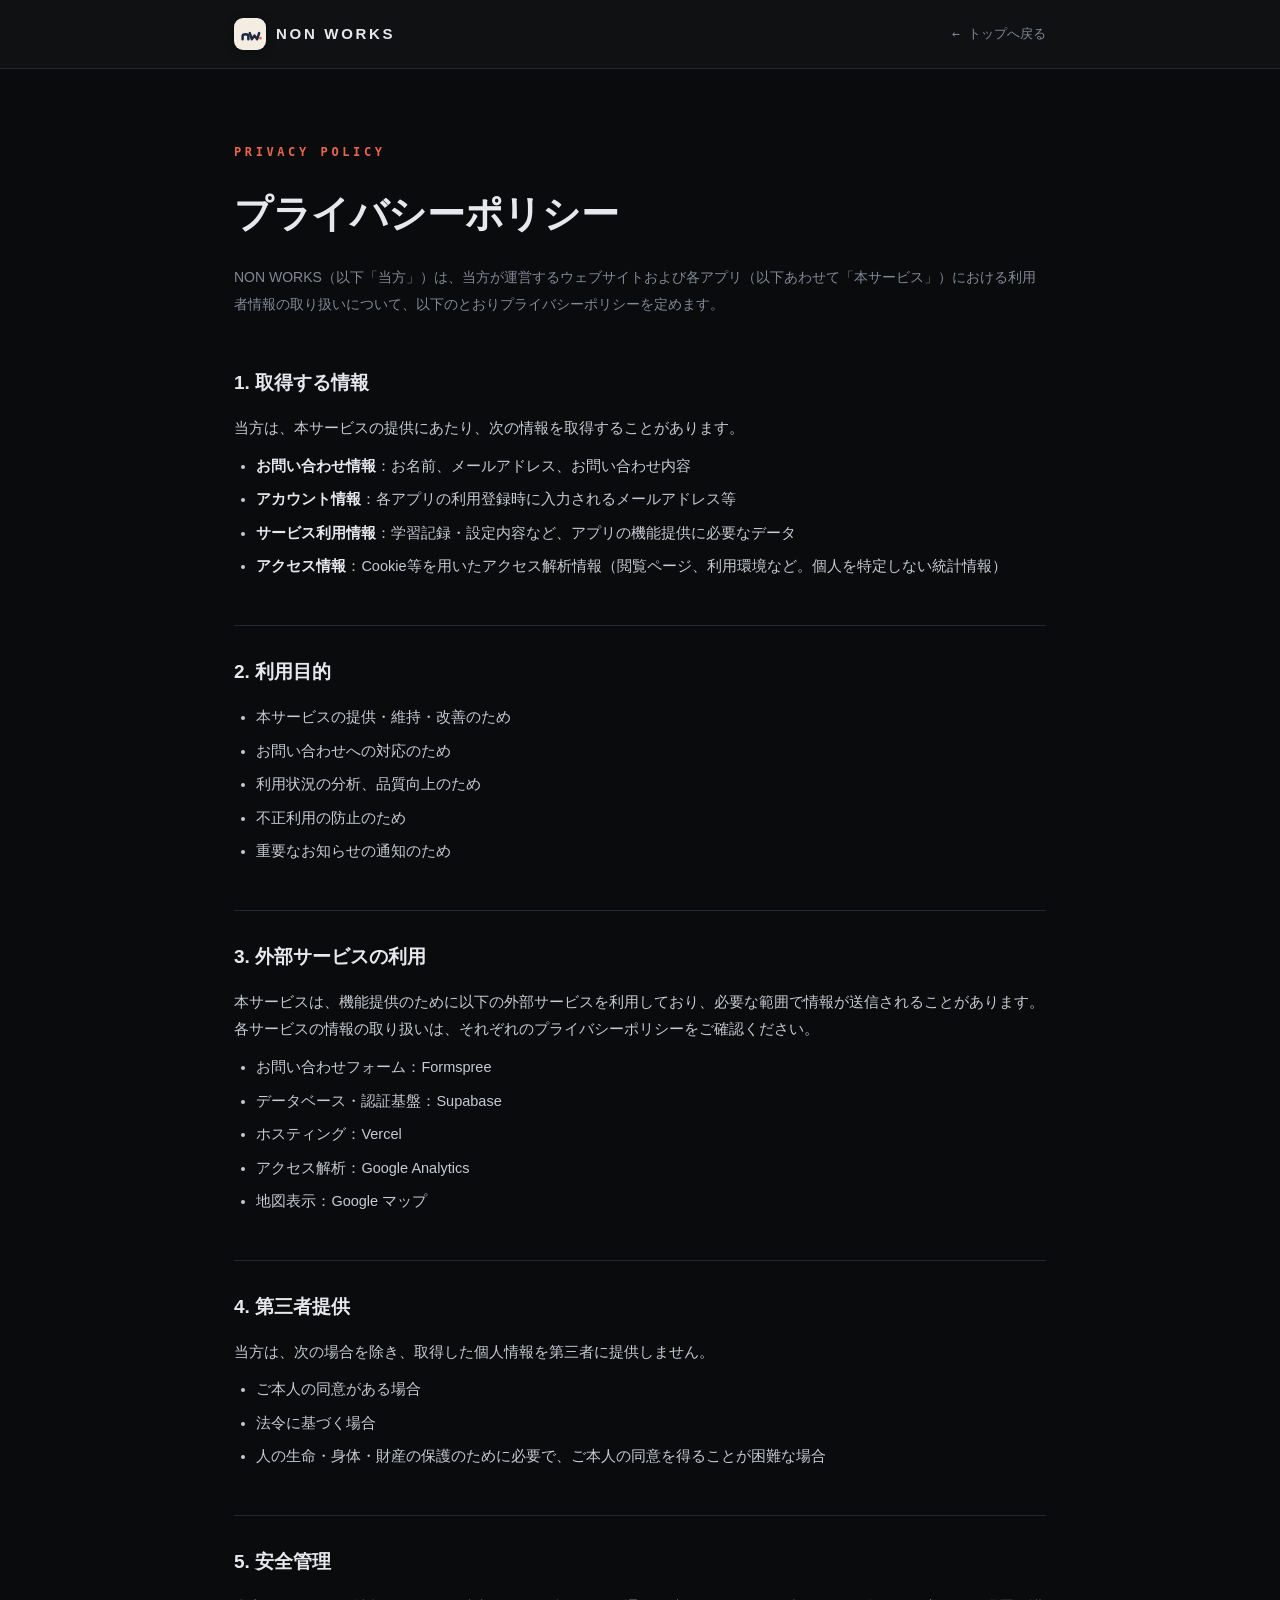
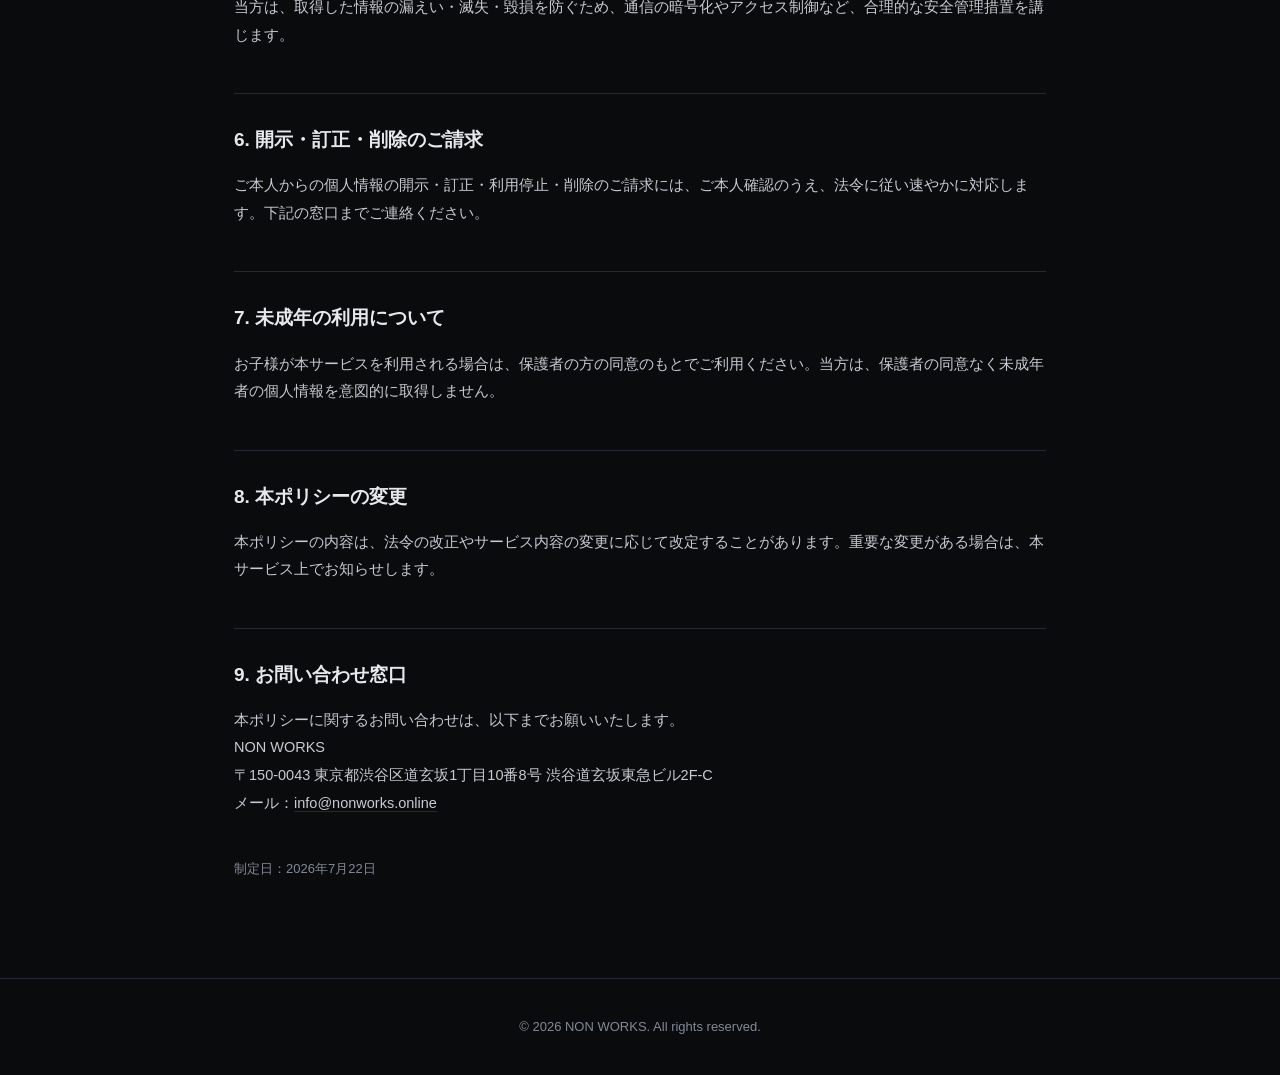
<file: privacy.html>
<!DOCTYPE html>
<html lang="ja">
<head>
<meta charset="UTF-8" />
<meta name="viewport" content="width=device-width, initial-scale=1.0" />
<meta name="color-scheme" content="dark" />
<meta name="theme-color" content="#0a0b0c" />
<title>プライバシーポリシー ｜ NON WORKS</title>
<meta name="description" content="NON WORKS のプライバシーポリシーです。" />
<link rel="canonical" href="https://nonworks.online/privacy.html" />
<link rel="icon" href="data:image/svg+xml,%3Csvg xmlns='http://www.w3.org/2000/svg' viewBox='0 0 64 64'%3E%3Crect width='64' height='64' rx='14' fill='%23f4eee2'/%3E%3Cg transform='translate(0,12)' fill='none' stroke='%231f2a44' stroke-width='7' stroke-linecap='round' stroke-linejoin='round'%3E%3Cpath d='M10 34 V25 C10 18.5 26 18.5 26 25 V34'/%3E%3Cpath d='M30 17 L35.5 34 L43 24 L50.5 34 L56 17'/%3E%3C/g%3E%3Ccircle cx='59.5' cy='43' r='3.6' fill='%23e8654f'/%3E%3C/svg%3E" />
<style>
  :root{
    --bg:#0a0b0c;--bg-2:#0f1113;--panel:#121417;--line:#232831;
    --text:#e6e8ec;--muted:#828997;--accent:#e8654f;--navy:#1f2a44;--cream:#f4eee2;
    --mono:"SFMono-Regular",ui-monospace,"DejaVu Sans Mono",Consolas,"Liberation Mono",monospace;
  }
  *{box-sizing:border-box;margin:0;padding:0}
  body{background:var(--bg);color:var(--text);line-height:1.9;-webkit-font-smoothing:antialiased;
    font-family:-apple-system,BlinkMacSystemFont,"Segoe UI","Helvetica Neue","Hiragino Sans","Noto Sans JP",Meiryo,sans-serif}
  a{color:inherit;text-decoration:none}
  .wrap{max-width:860px;margin:0 auto;padding:0 24px}
  header{border-bottom:1px solid var(--line);background:var(--bg-2)}
  .nav{display:flex;align-items:center;justify-content:space-between;height:68px}
  .brand{display:flex;align-items:center;gap:10px;font-weight:800;letter-spacing:.18em;font-size:15px}
  .brand .mark{width:32px;height:32px;border-radius:9px;background:var(--cream);display:grid;place-items:center;box-shadow:0 2px 10px rgba(0,0,0,.35)}
  .brand .mark svg{width:23px;height:auto;display:block}
  .back{font-size:13px;color:var(--muted);font-family:var(--mono)}
  .back:hover{color:var(--text)}
  main{padding:72px 0 96px}
  .kicker{font-size:12px;letter-spacing:.3em;color:var(--accent);font-weight:700;margin-bottom:14px;font-family:var(--mono)}
  h1{font-size:clamp(26px,4.6vw,38px);font-weight:800;letter-spacing:-.01em;margin-bottom:14px}
  .lede{color:var(--muted);font-size:14px;margin-bottom:48px}
  h2{font-size:19px;font-weight:800;margin:44px 0 14px;padding-top:28px;border-top:1px solid var(--line)}
  section:first-of-type h2{border-top:0;padding-top:0;margin-top:0}
  p,li{font-size:14.5px;color:#c6cad2}
  ul{padding-left:1.4em;margin:10px 0}
  li{margin-bottom:6px}
  strong{color:var(--text)}
  .note{margin-top:40px;color:var(--muted);font-size:13px}
  a.inline{border-bottom:1px solid var(--line)}
  a.inline:hover{border-color:var(--accent)}
  footer{border-top:1px solid var(--line);padding:36px 0;text-align:center;color:var(--muted);font-size:13px}
</style>
</head>
<body>

<header>
  <div class="wrap nav">
    <a href="/" class="brand"><span class="mark" aria-hidden="true"><svg viewBox="0 0 64 40" xmlns="http://www.w3.org/2000/svg"><g fill="none" stroke="#1f2a44" stroke-width="7" stroke-linecap="round" stroke-linejoin="round"><path d="M10 34 V25 C10 18.5 26 18.5 26 25 V34"/><path d="M30 17 L35.5 34 L43 24 L50.5 34 L56 17"/></g><circle cx="59.5" cy="31" r="3.6" fill="#e8654f"/></svg></span> NON&nbsp;WORKS</a>
    <a href="/" class="back">← トップへ戻る</a>
  </div>
</header>

<main>
  <div class="wrap">
    <div class="kicker">PRIVACY POLICY</div>
    <h1>プライバシーポリシー</h1>
    <p class="lede">NON WORKS（以下「当方」）は、当方が運営するウェブサイトおよび各アプリ（以下あわせて「本サービス」）における利用者情報の取り扱いについて、以下のとおりプライバシーポリシーを定めます。</p>

    <section>
      <h2>1. 取得する情報</h2>
      <p>当方は、本サービスの提供にあたり、次の情報を取得することがあります。</p>
      <ul>
        <li><strong>お問い合わせ情報</strong>：お名前、メールアドレス、お問い合わせ内容</li>
        <li><strong>アカウント情報</strong>：各アプリの利用登録時に入力されるメールアドレス等</li>
        <li><strong>サービス利用情報</strong>：学習記録・設定内容など、アプリの機能提供に必要なデータ</li>
        <li><strong>アクセス情報</strong>：Cookie等を用いたアクセス解析情報（閲覧ページ、利用環境など。個人を特定しない統計情報）</li>
      </ul>
    </section>

    <section>
      <h2>2. 利用目的</h2>
      <ul>
        <li>本サービスの提供・維持・改善のため</li>
        <li>お問い合わせへの対応のため</li>
        <li>利用状況の分析、品質向上のため</li>
        <li>不正利用の防止のため</li>
        <li>重要なお知らせの通知のため</li>
      </ul>
    </section>

    <section>
      <h2>3. 外部サービスの利用</h2>
      <p>本サービスは、機能提供のために以下の外部サービスを利用しており、必要な範囲で情報が送信されることがあります。各サービスの情報の取り扱いは、それぞれのプライバシーポリシーをご確認ください。</p>
      <ul>
        <li>お問い合わせフォーム：Formspree</li>
        <li>データベース・認証基盤：Supabase</li>
        <li>ホスティング：Vercel</li>
        <li>アクセス解析：Google Analytics</li>
        <li>地図表示：Google マップ</li>
      </ul>
    </section>

    <section>
      <h2>4. 第三者提供</h2>
      <p>当方は、次の場合を除き、取得した個人情報を第三者に提供しません。</p>
      <ul>
        <li>ご本人の同意がある場合</li>
        <li>法令に基づく場合</li>
        <li>人の生命・身体・財産の保護のために必要で、ご本人の同意を得ることが困難な場合</li>
      </ul>
    </section>

    <section>
      <h2>5. 安全管理</h2>
      <p>当方は、取得した情報の漏えい・滅失・毀損を防ぐため、通信の暗号化やアクセス制御など、合理的な安全管理措置を講じます。</p>
    </section>

    <section>
      <h2>6. 開示・訂正・削除のご請求</h2>
      <p>ご本人からの個人情報の開示・訂正・利用停止・削除のご請求には、ご本人確認のうえ、法令に従い速やかに対応します。下記の窓口までご連絡ください。</p>
    </section>

    <section>
      <h2>7. 未成年の利用について</h2>
      <p>お子様が本サービスを利用される場合は、保護者の方の同意のもとでご利用ください。当方は、保護者の同意なく未成年者の個人情報を意図的に取得しません。</p>
    </section>

    <section>
      <h2>8. 本ポリシーの変更</h2>
      <p>本ポリシーの内容は、法令の改正やサービス内容の変更に応じて改定することがあります。重要な変更がある場合は、本サービス上でお知らせします。</p>
    </section>

    <section>
      <h2>9. お問い合わせ窓口</h2>
      <p>本ポリシーに関するお問い合わせは、以下までお願いいたします。</p>
      <p>NON WORKS<br>
      〒150-0043 東京都渋谷区道玄坂1丁目10番8号 渋谷道玄坂東急ビル2F-C<br>
      メール：<a class="inline" href="mailto:info@nonworks.online">info@nonworks.online</a></p>
    </section>

    <p class="note">制定日：2026年7月22日</p>
  </div>
</main>

<footer>
  <div class="wrap">© <span id="yr"></span> NON WORKS. All rights reserved.</div>
</footer>
<script>document.getElementById('yr').textContent=new Date().getFullYear();</script>
</body>
</html>
</file>
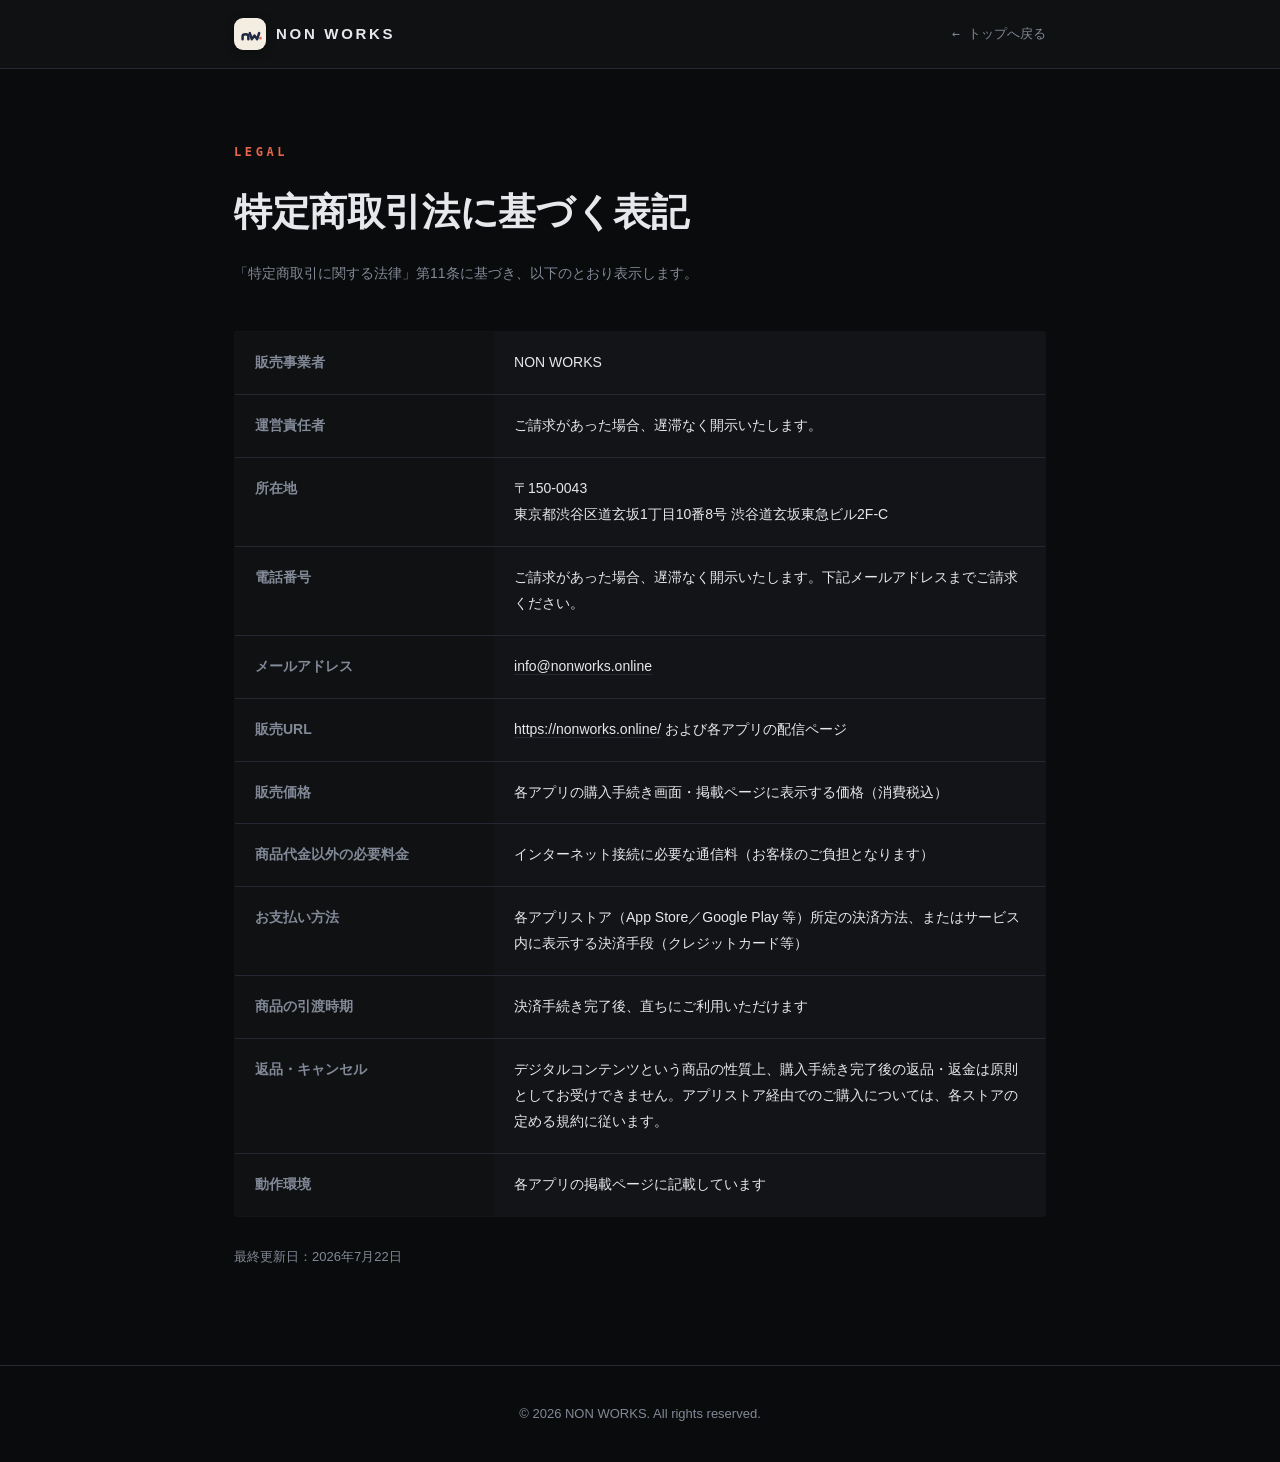
<file: tokushoho.html>
<!DOCTYPE html>
<html lang="ja">
<head>
<meta charset="UTF-8" />
<meta name="viewport" content="width=device-width, initial-scale=1.0" />
<meta name="color-scheme" content="dark" />
<meta name="theme-color" content="#0a0b0c" />
<title>特定商取引法に基づく表記 ｜ NON WORKS</title>
<meta name="description" content="NON WORKS の特定商取引法に基づく表記です。" />
<meta name="robots" content="noindex" />
<link rel="canonical" href="https://nonworks.online/tokushoho.html" />
<link rel="icon" href="data:image/svg+xml,%3Csvg xmlns='http://www.w3.org/2000/svg' viewBox='0 0 64 64'%3E%3Crect width='64' height='64' rx='14' fill='%23f4eee2'/%3E%3Cg transform='translate(0,12)' fill='none' stroke='%231f2a44' stroke-width='7' stroke-linecap='round' stroke-linejoin='round'%3E%3Cpath d='M10 34 V25 C10 18.5 26 18.5 26 25 V34'/%3E%3Cpath d='M30 17 L35.5 34 L43 24 L50.5 34 L56 17'/%3E%3C/g%3E%3Ccircle cx='59.5' cy='43' r='3.6' fill='%23e8654f'/%3E%3C/svg%3E" />
<style>
  :root{
    --bg:#0a0b0c;--bg-2:#0f1113;--panel:#121417;--line:#232831;
    --text:#e6e8ec;--muted:#828997;--accent:#e8654f;--navy:#1f2a44;--cream:#f4eee2;
    --mono:"SFMono-Regular",ui-monospace,"DejaVu Sans Mono",Consolas,"Liberation Mono",monospace;
  }
  *{box-sizing:border-box;margin:0;padding:0}
  body{background:var(--bg);color:var(--text);line-height:1.85;-webkit-font-smoothing:antialiased;
    font-family:-apple-system,BlinkMacSystemFont,"Segoe UI","Helvetica Neue","Hiragino Sans","Noto Sans JP",Meiryo,sans-serif}
  a{color:inherit;text-decoration:none}
  .wrap{max-width:860px;margin:0 auto;padding:0 24px}
  header{border-bottom:1px solid var(--line);background:var(--bg-2)}
  .nav{display:flex;align-items:center;justify-content:space-between;height:68px}
  .brand{display:flex;align-items:center;gap:10px;font-weight:800;letter-spacing:.18em;font-size:15px}
  .brand .mark{width:32px;height:32px;border-radius:9px;background:var(--cream);display:grid;place-items:center;box-shadow:0 2px 10px rgba(0,0,0,.35)}
  .brand .mark svg{width:23px;height:auto;display:block}
  .back{font-size:13px;color:var(--muted);font-family:var(--mono)}
  .back:hover{color:var(--text)}
  main{padding:72px 0 96px}
  .kicker{font-size:12px;letter-spacing:.3em;color:var(--accent);font-weight:700;margin-bottom:14px;font-family:var(--mono)}
  h1{font-size:clamp(26px,4.6vw,38px);font-weight:800;letter-spacing:-.01em;margin-bottom:14px}
  .lede{color:var(--muted);font-size:14px;margin-bottom:44px}
  table{width:100%;border-collapse:collapse;background:var(--panel);border:1px solid var(--line);border-radius:3px;overflow:hidden;font-size:14px}
  th,td{padding:18px 20px;border-bottom:1px solid var(--line);text-align:left;vertical-align:top}
  tr:last-child th,tr:last-child td{border-bottom:0}
  th{width:32%;color:var(--muted);font-weight:600;background:var(--bg-2);white-space:nowrap}
  td a{border-bottom:1px solid var(--line)}
  td a:hover{border-color:var(--accent)}
  .note{margin-top:28px;color:var(--muted);font-size:13px}
  footer{border-top:1px solid var(--line);padding:36px 0;text-align:center;color:var(--muted);font-size:13px}
  @media(max-width:640px){
    table,thead,tbody,tr,th,td{display:block;width:100%}
    th{border-bottom:0;padding-bottom:6px}
    td{padding-top:0}
  }
</style>
</head>
<body>

<header>
  <div class="wrap nav">
    <a href="/" class="brand"><span class="mark" aria-hidden="true"><svg viewBox="0 0 64 40" xmlns="http://www.w3.org/2000/svg"><g fill="none" stroke="#1f2a44" stroke-width="7" stroke-linecap="round" stroke-linejoin="round"><path d="M10 34 V25 C10 18.5 26 18.5 26 25 V34"/><path d="M30 17 L35.5 34 L43 24 L50.5 34 L56 17"/></g><circle cx="59.5" cy="31" r="3.6" fill="#e8654f"/></svg></span> NON&nbsp;WORKS</a>
    <a href="/" class="back">← トップへ戻る</a>
  </div>
</header>

<main>
  <div class="wrap">
    <div class="kicker">LEGAL</div>
    <h1>特定商取引法に基づく表記</h1>
    <p class="lede">「特定商取引に関する法律」第11条に基づき、以下のとおり表示します。</p>

    <table>
      <tr><th>販売事業者</th><td>NON WORKS</td></tr>
      <tr><th>運営責任者</th><td>ご請求があった場合、遅滞なく開示いたします。</td></tr>
      <tr><th>所在地</th><td>〒150-0043<br>東京都渋谷区道玄坂1丁目10番8号 渋谷道玄坂東急ビル2F-C</td></tr>
      <tr><th>電話番号</th><td>ご請求があった場合、遅滞なく開示いたします。下記メールアドレスまでご請求ください。</td></tr>
      <tr><th>メールアドレス</th><td><a href="mailto:info@nonworks.online">info@nonworks.online</a></td></tr>
      <tr><th>販売URL</th><td><a href="https://nonworks.online/">https://nonworks.online/</a> および各アプリの配信ページ</td></tr>
      <tr><th>販売価格</th><td>各アプリの購入手続き画面・掲載ページに表示する価格（消費税込）</td></tr>
      <tr><th>商品代金以外の必要料金</th><td>インターネット接続に必要な通信料（お客様のご負担となります）</td></tr>
      <tr><th>お支払い方法</th><td>各アプリストア（App Store／Google Play 等）所定の決済方法、またはサービス内に表示する決済手段（クレジットカード等）</td></tr>
      <tr><th>商品の引渡時期</th><td>決済手続き完了後、直ちにご利用いただけます</td></tr>
      <tr><th>返品・キャンセル</th><td>デジタルコンテンツという商品の性質上、購入手続き完了後の返品・返金は原則としてお受けできません。アプリストア経由でのご購入については、各ストアの定める規約に従います。</td></tr>
      <tr><th>動作環境</th><td>各アプリの掲載ページに記載しています</td></tr>
    </table>

    <p class="note">最終更新日：2026年7月22日</p>
  </div>
</main>

<footer>
  <div class="wrap">© <span id="yr"></span> NON WORKS. All rights reserved.</div>
</footer>
<script>document.getElementById('yr').textContent=new Date().getFullYear();</script>
</body>
</html>
</file>
<file: lumen/css/lumen.css>
/* LUMEN — hand-written, no build. Concept "B: はねる": flat colour fields, fat round shapes, characters with eyes. */

:root {
  --yellow: #ffd43b;
  --ink: #141414;
  --red: #ff3b2f;
  --blue: #1f4bff;
  --white: #ffffff;
  --aqua: #00a6c8;
  --pink: #ff8ac4;
  --green: #10b981;
  --purple: #7c3aed;
  --cream: #fffbea;
  --font-pop: "Dela Gothic One", "Hiragino Maru Gothic ProN", "Hiragino Sans", "Yu Gothic", Meiryo, sans-serif;
  --font-round: "Zen Maru Gothic", "Hiragino Maru Gothic ProN", "Hiragino Sans", "Yu Gothic", Meiryo, sans-serif;
  --gut-l: max(16px, env(safe-area-inset-left, 0px));
  --gut-r: max(16px, env(safe-area-inset-right, 0px));
  --wrap: 1080px;
}

*, *::before, *::after { box-sizing: border-box; }
html { -webkit-text-size-adjust: 100%; text-size-adjust: 100%; }
@media (prefers-reduced-motion: no-preference) { html { scroll-behavior: smooth; } }
body {
  margin: 0;
  background: var(--yellow);
  color: var(--ink);
  font-family: var(--font-round);
  font-weight: 700;
  font-size: 17px;
  line-height: 1.9;
  -webkit-font-smoothing: antialiased;
  overflow-x: clip;
}
h1, h2, h3, p, ul, dl, dd, figure { margin: 0; }
ul { padding: 0; list-style: none; }
a { color: inherit; }
button { font: inherit; color: inherit; cursor: pointer; }
svg { display: block; }
[hidden] { display: none !important; }
h1, h2 { font-family: var(--font-pop); font-weight: 400; text-wrap: balance; }
h2 { font-size: clamp(30px, 6vw, 64px); line-height: 1.25; }

:focus-visible { outline: 3px solid var(--ink); outline-offset: 3px; box-shadow: 0 0 0 3px var(--white); }

.sr-only { position: absolute; width: 1px; height: 1px; overflow: hidden; clip-path: inset(50%); white-space: nowrap; }
.skip {
  position: fixed; left: 16px; top: -80px; z-index: 200;
  background: var(--ink); color: var(--yellow); padding: .5em 1.2em; border-radius: 999px; text-decoration: none;
}
.skip:focus { top: 12px; }

/* ---------- characters (shapes with eyes) ---------- */
.ch { width: 100%; height: auto; overflow: visible; }
.deco { position: absolute; z-index: 0; pointer-events: none; }
.deco-play { top: 104px; right: 5%; width: clamp(64px, 9vw, 112px); --r: 8deg; }
.deco-rooms { top: 104px; right: 4%; width: clamp(60px, 8vw, 100px); }
.deco-ticket { bottom: 40px; right: 4%; width: clamp(64px, 9vw, 110px); }
.deco-about { top: 104px; right: 5%; width: clamp(60px, 8vw, 96px); --r: -6deg; }
.bob { animation: bob 3.2s ease-in-out infinite; }
.hop { animation: hop 1.8s ease-in-out infinite; transform-origin: 50% 100%; }
.wig { animation: wig 2.6s ease-in-out infinite; }
@keyframes bob { 50% { transform: translateY(-10px) rotate(var(--r, 0deg)); } 0%, 100% { transform: translateY(0) rotate(var(--r, 0deg)); } }
@keyframes hop {
  0%, 55%, 100% { transform: translateY(0) scale(1, 1); }
  10% { transform: translateY(0) scale(1.12, .86); }
  30% { transform: translateY(-22px) scale(.94, 1.08); }
  50% { transform: translateY(0) scale(1.1, .9); }
}
@keyframes wig { 0%, 100% { transform: rotate(-8deg); } 50% { transform: rotate(8deg); } }

/* ---------- header ---------- */
.site-header {
  position: fixed; z-index: 50;
  top: max(10px, env(safe-area-inset-top, 0px)); left: var(--gut-l); right: var(--gut-r);
  max-width: 1160px; margin-inline: auto;
  display: flex; align-items: center; justify-content: space-between; gap: 10px;
  background: var(--ink); color: var(--white);
  border: 2px solid rgba(255, 255, 255, .3); border-radius: 999px; padding: 5px 6px 5px 18px;
  font-weight: 900;
}
.brand { display: flex; align-items: baseline; gap: 12px; min-width: 0; }
.logo { font-family: var(--font-pop); font-weight: 400; font-size: 20px; letter-spacing: .04em; text-decoration: none; line-height: 1.2; }
.nw { color: var(--yellow); font-size: 11px; line-height: 1.2; text-decoration: none; white-space: nowrap; }
.nw:hover, .logo:hover { text-decoration: underline; text-underline-offset: 3px; }
.header-right { display: flex; align-items: center; gap: 4px; }
.gnav ul { display: flex; align-items: center; gap: 2px; }
.gnav a { display: block; padding: .4em .95em; border-radius: 999px; font-size: 15px; line-height: 1.6; text-decoration: none; }
.gnav a:hover { background: var(--yellow); color: var(--ink); }
.pill-btn {
  border: 0; border-radius: 999px; background: var(--white); color: var(--ink);
  padding: .4em 1em; font-weight: 900; font-size: 14px; line-height: 1.6; white-space: nowrap;
}
.pill-btn[aria-pressed="true"] { background: var(--yellow); }
.menu-btn { display: none; }
/* controls that need JS are hidden when JS is off or failed */
html:not(.js) #sound-btn, html:not(.js) .motion-btn, html:not(.js) .hint,
html:not(.js) #buy-btn, html:not(.js) .rooms-lead { display: none; } /* JS-only controls and sentences */
.motion-btn { display: none; }
.js .motion-btn { display: inline-block; }
/* no JS: the header is a plain (non-sticky) bar so a wrapped, tall header cannot cover headings after an anchor jump */
html:not(.js) .site-header { position: absolute; }
.sound-tip {
  position: fixed; z-index: 49; top: calc(max(10px, env(safe-area-inset-top, 0px)) + 62px); right: var(--gut-r);
  max-width: calc(100vw - 32px); margin: 0; padding: .3em 1em; border-radius: 18px;
  background: var(--ink); color: var(--white); font-size: 13px; line-height: 1.6;
}
.sound-tip:empty { display: none; }
.site-header :focus-visible { outline-color: var(--yellow); box-shadow: none; }

.menu {
  position: fixed; inset: 0; z-index: 100; background: var(--yellow); color: var(--ink);
  display: flex; flex-direction: column;
  padding: max(14px, env(safe-area-inset-top, 0px)) var(--gut-r) 32px var(--gut-l);
  overflow-y: auto; animation: menu-in .25s ease-out;
}
@keyframes menu-in { from { opacity: 0; transform: scale(1.03); } }
.menu-close {
  align-self: flex-end; border: 0; border-radius: 999px; background: var(--ink); color: var(--white);
  padding: .5em 1.3em; font-weight: 900; font-size: 15px; line-height: 1.6;
}
.menu nav { margin: auto 0; }
.menu ul { display: grid; gap: 6px; }
.menu a {
  display: inline-block; font-family: var(--font-pop); font-weight: 400;
  font-size: clamp(36px, 11vw, 60px); line-height: 1.35; text-decoration: none;
}
.menu a:hover { text-decoration: underline; text-decoration-thickness: 4px; text-underline-offset: 6px; }
.menu .deco { right: 6%; bottom: 6%; width: 90px; }
.menu .motion-btn { align-self: flex-start; background: var(--ink); color: var(--white); font-size: 16px; padding: .4em 1.2em; margin-bottom: 8px; }
.menu .motion-btn[aria-pressed="true"] { background: var(--ink); }

/* ---------- shared pieces ---------- */
.sec { position: relative; overflow: hidden; padding: clamp(80px, 11vw, 136px) var(--gut-r) clamp(80px, 11vw, 136px) var(--gut-l); }
.inner { position: relative; z-index: 1; max-width: var(--wrap); margin-inline: auto; }
.kicker {
  display: inline-block; background: var(--ink); color: var(--yellow);
  padding: .45em 1.1em; border-radius: 999px; transform: rotate(-3deg);
  font-weight: 900; letter-spacing: .14em; font-size: clamp(12px, 1.6vw, 15px); line-height: 1.5;
}
.lead { margin-top: .6em; }
.btn {
  display: inline-flex; align-items: center; justify-content: center; gap: .4em;
  border: 0; border-radius: 999px; padding: .75em 1.7em;
  background: var(--ink); color: var(--yellow); font-weight: 900; font-size: 18px; line-height: 1.5; text-decoration: none;
  transition: transform .18s cubic-bezier(.3, 1.8, .5, 1);
}
.btn:hover { transform: translateY(-3px) rotate(-1.5deg); }
.btn:active { transform: scale(.96); }

.js .reveal { opacity: 0; transform: translateY(28px) scale(.97); transition: opacity .55s ease, transform .6s cubic-bezier(.2, 1.5, .4, 1); }
.js .reveal.in { opacity: 1; transform: none; }

/* ---------- 1 hero ---------- */
.hero {
  position: relative; isolation: isolate; overflow: hidden;
  height: 100vh; height: 100svh; min-height: 560px;
  background: var(--yellow); color: var(--ink);
}
.hero-titles {
  position: absolute; inset: 0; z-index: 1; pointer-events: none;
  display: flex; flex-direction: column; align-items: center; justify-content: center; text-align: center;
  padding: 84px var(--gut-r) 196px var(--gut-l);
}
.hero-titles .kicker { margin-bottom: .9em; }
.hero h1 { font-size: clamp(64px, min(18.5vw, 30svh), 300px); letter-spacing: -.02em; line-height: .92; }
.hero .lead { font-size: clamp(19px, 3.4vw, 38px); font-weight: 900; line-height: 1.5; }
#playground {
  position: absolute; inset: 0; z-index: 2; display: block; width: 100%; height: 100%;
  touch-action: pan-y; -webkit-user-select: none; user-select: none; -webkit-touch-callout: none;
  -webkit-tap-highlight-color: transparent;
}
#playground:focus-visible { outline: 4px solid var(--ink); outline-offset: -8px; box-shadow: inset 0 0 0 4px var(--white); }
.hero-foot {
  position: absolute; left: 0; right: 0; bottom: 0; z-index: 5; pointer-events: none;
  display: flex; flex-direction: column; align-items: center; gap: 12px;
}
.hero-foot .btn { pointer-events: auto; }
.hint {
  display: flex; flex-wrap: wrap; justify-content: center; gap: 2px 14px;
  background: var(--yellow); border-radius: 14px; padding: 4px 14px; margin: 0 var(--gut-r) 0 var(--gut-l);
  font-size: 14px; line-height: 1.6; text-align: center;
}
.hint b { font-variant-numeric: tabular-nums; }
.hint-count { display: inline-flex; align-items: center; gap: 8px; }
.mini-btn {
  pointer-events: auto; border: 0; border-radius: 999px; background: var(--ink); color: var(--yellow);
  padding: 0 1em; font-weight: 900; font-size: 13px; line-height: 1.2; white-space: nowrap;
  display: inline-flex; align-items: center; min-height: 30px; /* big enough for a small finger */
}
.marquee {
  align-self: stretch; display: flex; height: 42px; overflow: hidden; background: var(--ink); color: var(--yellow);
  font-family: var(--font-pop); font-size: 15px; line-height: 42px; white-space: nowrap;
}
.marquee span { flex: none; padding-right: 2em; animation: run 26s linear infinite; }
@keyframes run { to { transform: translateX(-100%); } }

/* ---------- 2 play ---------- */
.sec-play { background: var(--blue); color: var(--white); }
.play-list { display: grid; grid-template-columns: repeat(3, minmax(0, 1fr)); gap: 40px 32px; margin-top: clamp(36px, 6vw, 64px); }
.play-item { min-width: 0; }
.demo { background: rgba(0, 0, 0, .18); border-radius: 28px; aspect-ratio: 5 / 3; overflow: hidden; }
.demo svg { width: 100%; height: 100%; }
.verb { font-family: var(--font-pop); font-weight: 400; font-size: clamp(44px, 6.4vw, 72px); line-height: 1.2; margin-top: .35em; color: var(--yellow); }
.play-item p { margin-top: .2em; }
.tg { transform-box: fill-box; transform-origin: center; }
/* 1 dodge */
.dodge-dot { animation: dodge-dot 3.4s ease-in-out infinite; }
.dodge-ch { animation: dodge-ch 3.4s ease-in-out infinite; }
@keyframes dodge-dot { 0%, 100% { transform: translateX(0); } 40%, 60% { transform: translateX(62px); } }
@keyframes dodge-ch { 0%, 20% { transform: translateX(0); } 45%, 60% { transform: translateX(34px) rotate(10deg); } 85%, 100% { transform: translateX(0); } }
/* 2 throw */
.throw-ch { animation: throw 2.8s linear infinite; }
@keyframes throw {
  0% { transform: translate(0, 0) scale(1, 1); animation-timing-function: cubic-bezier(.3, .6, .5, 1); }
  22% { transform: translate(64px, -52px) scale(.95, 1.06); animation-timing-function: cubic-bezier(.5, 0, .8, .5); }
  42% { transform: translate(130px, 0) scale(1.18, .8); animation-timing-function: ease-out; }
  52% { transform: translate(138px, 0) scale(.9, 1.1); }
  60% { transform: translate(120px, -22px) scale(1, 1); animation-timing-function: ease-in; }
  70%, 100% { transform: translate(104px, 0) scale(1.1, .9); }
}
/* 3 multiply */
.mult { transform: translate(var(--dx), var(--dy)); animation: mult 3.4s ease-out infinite; animation-delay: var(--d, 0s); }
@keyframes mult {
  0% { transform: translate(0, 0) scale(0); opacity: 0; }
  8% { opacity: 1; }
  24%, 86% { transform: translate(var(--dx), var(--dy)) scale(1); opacity: 1; }
  100% { transform: translate(var(--dx), var(--dy)) scale(1); opacity: 0; }
}
.tap-ring { animation: tap-ring 3.4s ease-out infinite; opacity: 0; }
@keyframes tap-ring { 0% { transform: scale(.3); opacity: .9; } 22% { transform: scale(1.8); opacity: 0; } 100% { opacity: 0; } }

/* ---------- 3 rooms ---------- */
.sec-rooms { background: var(--cream); }
.sec-rooms .lead { font-size: 1.05em; }
.tiles { display: grid; grid-template-columns: repeat(3, minmax(0, 1fr)); gap: 22px; margin-top: clamp(32px, 5vw, 56px); }
.tiles li { min-width: 0; }
.tile {
  position: relative; display: flex; flex-direction: column; gap: 4px; width: 100%; height: 100%;
  border: 0; border-radius: 30px; padding: 18px 18px 24px; text-align: left; line-height: 1.7;
  transition: transform .2s cubic-bezier(.3, 1.8, .5, 1);
}
.tile:hover { transform: translateY(-5px) rotate(-1deg); }
.tile:active { transform: scale(.97); }
.tile svg.stage { width: 100%; height: auto; margin-bottom: 8px; }
.t-name { font-family: var(--font-pop); font-weight: 400; font-size: 26px; line-height: 1.35; }
.t-desc { font-size: 15.5px; font-weight: 700; }
.sticker {
  position: absolute; top: -10px; right: 14px; z-index: 2; transform: rotate(6deg);
  background: var(--yellow); color: var(--ink); border-radius: 999px; padding: .1em .95em;
  font-weight: 900; font-size: 14px; line-height: 1.8;
}
.t1 { background: var(--red); color: var(--ink); }
.t2 { background: var(--pink); color: var(--ink); }
.t3 { background: var(--ink); color: var(--white); }
.t4 { background: var(--purple); color: var(--white); }
.t5 { background: var(--aqua); color: var(--ink); }
.t6 { background: var(--blue); color: var(--white); }
.tc { transform-box: fill-box; transform-origin: 50% 100%; }
.tb { color: var(--white); }
.t1 .tb { color: var(--yellow); }
.t3 .tb { color: var(--ink); }
.t4 .tb { color: var(--yellow); }
/* idle motion lives on the outer .tw, click motion on the inner .tc, so they never fight */
.tw { transform-box: fill-box; transform-origin: 50% 100%; }
.t1 .tw, .t2 .tw, .t4 .tw { animation: bob 3.4s ease-in-out infinite; }
.t6 .tw { animation: breath 3.6s ease-in-out infinite; }
@keyframes breath { 50% { transform: scale(1.04, 1.06); } }
/* click animations (class .is-on is added by site.js for ~1.3s) */
.t1.is-on .tc { animation: jump .9s ease-in-out 1; }
@keyframes jump {
  0% { transform: scale(1, 1); } 14% { transform: scale(1.16, .8); }
  45% { transform: translateY(-34px) scale(.92, 1.1); } 75% { transform: translateY(0) scale(1.16, .8); }
  88% { transform: scale(.96, 1.05); } 100% { transform: scale(1, 1); }
}
.t2 .tc { transform-origin: 50% 50%; }
.t2.is-on .tc { animation: stretch 1s ease-in-out 1; }
@keyframes stretch { 0% { transform: scaleX(1); } 35% { transform: scaleX(1.9) scaleY(.7); } 55% { transform: scaleX(.85) scaleY(1.15); } 75% { transform: scaleX(1.12) scaleY(.94); } 100% { transform: scaleX(1); } }
.t3.is-on .tb { animation: reveal-body 1.3s ease-in-out 1; }
.t3.is-on .tc { animation: peek 1.3s ease-in-out 1; }
@keyframes reveal-body { 0%, 100% { color: var(--ink); } 18%, 68% { color: var(--yellow); } }
@keyframes peek { 18% { transform: scale(1.1); } 30%, 68% { transform: scale(1); } }
.t4 .tc { transform-origin: 50% 50%; }
.t4.is-on .tc { animation: shake .8s linear 1; }
@keyframes shake { 0%, 100% { transform: translateX(0) rotate(0); } 12% { transform: translateX(-4px) rotate(-6deg); } 24% { transform: translateX(4px) rotate(6deg); } 36% { transform: translateX(-4px) rotate(-6deg); } 48% { transform: translateX(4px) rotate(6deg); } 62% { transform: translateX(-2px) rotate(-3deg); } 80% { transform: translateX(2px) rotate(3deg); } }
.ring { opacity: 0; transform-box: fill-box; transform-origin: center; }
.t4.is-on .ring { animation: ring 1.1s ease-out 1; animation-delay: var(--d); animation-fill-mode: backwards; }
@keyframes ring { 0% { transform: scale(.4); opacity: .9; } 100% { transform: scale(1.7); opacity: 0; } }
.t5 .tc { transform-origin: 50% 50%; }
.t5.is-on .tc { animation: slide 1.3s ease-in-out 1; }
.t5.is-on .tb { animation: rainbow 1.3s linear 1; }
@keyframes slide {
  0% { transform: translate(0, 0) rotate(0); } 14% { transform: translate(-34px, -10px) rotate(-10deg); }
  70% { transform: translate(34px, 10px) rotate(14deg); } 100% { transform: translate(0, 0) rotate(0); }
}
@keyframes rainbow { 0%, 100% { color: var(--white); } 20% { color: var(--red); } 40% { color: var(--yellow); } 60% { color: var(--green); } 80% { color: var(--purple); } }
.t6 .eo { opacity: 0; }
.t6.is-on .eo { animation: eyes-open 1.3s steps(1, end) 1; }
.t6.is-on .ec { animation: eyes-closed 1.3s steps(1, end) 1; }
.t6.is-on .tc { animation: startle 1.3s ease-out 1; }
@keyframes eyes-open { 0% { opacity: 1; } 75%, 100% { opacity: 0; } }
@keyframes eyes-closed { 0% { opacity: 0; } 75%, 100% { opacity: 1; } }
@keyframes startle { 0% { transform: translateY(0) scale(1); } 10% { transform: translateY(-10px) scale(1.12, 1.16); } 60% { transform: translateY(0) scale(1.03); } 100% { transform: scale(1); } }
.zz { font-family: var(--font-pop); fill: var(--white); opacity: 0; animation: zz 3s ease-out infinite; animation-delay: var(--d); }
@keyframes zz { 0% { opacity: 0; transform: translate(0, 8px); } 30% { opacity: 1; } 100% { opacity: 0; transform: translate(8px, -14px); } }

/* ---------- 4 ticket ---------- */
.sec-ticket { background: var(--pink); }
.ticket-wrap { margin-top: clamp(32px, 5vw, 56px); max-width: 880px; }
.ticket {
  position: relative; display: grid; grid-template-columns: minmax(0, 1fr) minmax(250px, 330px);
  background: var(--white); border-radius: 26px; transform: rotate(-1.2deg);
}
.ticket-main { padding: clamp(22px, 4vw, 40px); }
.price { display: flex; align-items: baseline; justify-content: space-between; gap: 14px; padding: .55em 0; border-bottom: 3px dotted rgba(20, 20, 20, .28); }
.price:first-child { padding-top: 0; }
.price:last-child { border-bottom: 0; padding-bottom: 0; }
.price dt { font-size: 18px; font-weight: 900; line-height: 1.6; }
.price dt small { display: block; font-size: 14px; font-weight: 700; opacity: .75; }
.price dd { font-family: var(--font-pop); font-size: clamp(24px, 3.4vw, 32px); line-height: 1.3; white-space: nowrap; }
.ticket-stub { position: relative; padding: clamp(22px, 4vw, 36px); border-left: 3px dashed rgba(20, 20, 20, .3); display: flex; flex-direction: column; justify-content: center; gap: 18px; }
.ticket-stub::before, .ticket-stub::after {
  content: ""; position: absolute; left: -17.5px; width: 32px; height: 32px; border-radius: 50%; background: var(--pink);
}
.ticket-stub::before { top: -16px; }
.ticket-stub::after { bottom: -16px; }
.ticket-note { font-size: 14px; line-height: 1.7; }
.ticket-stub .btn { font-size: 17px; padding: .7em 1.2em; }
.ticket-msg { font-size: 15px; line-height: 1.7; min-height: 3.4em; }

/* ---------- 5 access ---------- */
.sec-access { background: var(--green); }
.access-grid { display: grid; grid-template-columns: minmax(0, 1fr) minmax(0, 1.15fr); gap: clamp(28px, 5vw, 56px); align-items: center; margin-top: clamp(32px, 5vw, 56px); }
.info { display: grid; gap: 18px; }
.info dt { display: inline-block; background: var(--ink); color: var(--white); border-radius: 999px; padding: 0 .9em; font-size: 14px; line-height: 1.9; transform: rotate(-2deg); }
.info dd { font-size: 19px; line-height: 1.7; margin-top: 4px; }
.info dd small { font-size: 14px; font-weight: 700; display: block; }
.map { border-radius: 30px; overflow: hidden; background: var(--cream); }
.map svg { width: 100%; height: auto; }
.map text { font-family: var(--font-round); font-weight: 900; }
.pin { animation: hop 1.6s ease-in-out infinite; }

/* ---------- 6 about ---------- */
.sec-about { background: var(--ink); color: var(--white); }
.sec-about h2 { color: var(--yellow); }
.sec-about .body { max-width: 40em; margin-top: 1em; }
.scope-title { margin-top: 2em; font-size: 15px; color: var(--yellow); letter-spacing: .12em; }
.scope { display: flex; flex-wrap: wrap; gap: 10px; margin-top: .6em; }
.scope li { border: 2px solid var(--yellow); border-radius: 999px; padding: .1em 1em; font-size: 15px; line-height: 1.8; }
.about-links { display: flex; flex-wrap: wrap; gap: 8px 26px; margin-top: 2em; }
.about-links a { color: var(--yellow); text-underline-offset: 5px; text-decoration-thickness: 2px; }
.about-links a:hover { text-decoration-thickness: 4px; }
.sec-about .btn { margin-top: 2em; background: var(--yellow); color: var(--ink); font-size: 19px; }
.sec-about :focus-visible { outline-color: var(--yellow); box-shadow: none; }

/* ---------- footer ---------- */
.site-footer { background: var(--ink); color: rgba(255, 255, 255, .78); padding: 28px var(--gut-r) 40px var(--gut-l); border-top: 2px dashed rgba(255, 255, 255, .22); font-size: 13px; line-height: 1.9; }
.site-footer .inner { display: grid; gap: 4px; }
.site-footer :focus-visible { outline-color: var(--yellow); box-shadow: none; }

/* ---------- confetti layer ---------- */
.confetti { position: fixed; inset: 0; z-index: 90; width: 100%; height: 100%; pointer-events: none; }

/* ---------- 404 ---------- */
.lost { min-height: 100svh; display: grid; place-content: center; justify-items: center; gap: 20px; text-align: center; padding: 40px var(--gut-r) 40px var(--gut-l); }
.lost h1 { font-size: clamp(40px, 10vw, 96px); line-height: 1.2; }
.lost .ch-wrap { width: 120px; }

/* ---------- responsive ---------- */
@media (max-width: 960px) {
  .tiles { grid-template-columns: repeat(2, minmax(0, 1fr)); }
}
@media (max-width: 960px) { /* keep the header on one line between 721px and 960px */
  .site-header { padding-left: 14px; }
  .brand { gap: 8px; }
  .gnav a { padding: .4em .6em; font-size: 14px; }
  .pill-btn { padding: .4em .8em; font-size: 13px; }
}
@media (max-width: 860px) {
  .play-list { grid-template-columns: 1fr; max-width: 520px; margin-inline: auto; }
  .access-grid { grid-template-columns: 1fr; }
}
@media (max-width: 720px) {
  .hero { height: 88vh; height: 88svh; }
  /* html.no-menu = site.js could not set the menu up: fall back to the plain nav, exactly like no-JS */
  .js:not(.no-menu) .gnav { display: none; }
  .js:not(.no-menu) .menu-btn { display: inline-block; }
  .js .header-right .motion-btn { display: none; } /* on small screens it lives inside the menu */
  html:not(.js) .site-header, html.no-menu .site-header { flex-wrap: wrap; border-radius: 26px; padding: 8px 14px; }
  html.no-menu .site-header { position: absolute; } /* tall wrapped header must not cover headings (same as no-JS) */
  html:not(.js) .gnav ul, html.no-menu .gnav ul { flex-wrap: wrap; }
  html:not(.js) .gnav a, html.no-menu .gnav a { padding: .2em .7em; font-size: 14px; }
  html:not(.js) .hero-titles, html.no-menu .hero-titles { padding-top: 130px; }
  .site-header { padding-left: 16px; }
  .brand { gap: 8px; }
  .logo { font-size: 18px; }
  .nw { font-size: 10px; }
  .pill-btn { padding: .4em .85em; font-size: 13px; }
  .hero-foot { gap: 6px; }
  .hero-foot .btn { font-size: 16px; padding: .55em 1.4em; }
  .hint { font-size: 12.5px; line-height: 1.4; padding: 1px 12px; }
  .mini-btn { font-size: 12px; }
}
@media (max-width: 640px) {
  .ticket { grid-template-columns: 1fr; transform: none; }
  .ticket-stub { border-left: 0; border-top: 3px dashed rgba(20, 20, 20, .3); }
  .ticket-stub::before, .ticket-stub::after { top: -17.5px; bottom: auto; }
  .ticket-stub::before { left: -16px; }
  .ticket-stub::after { left: auto; right: -16px; }
}
@media (max-width: 599px) {
  .tiles { grid-template-columns: 1fr; }
  .deco.hide-s { display: none; }
}
@media (max-width: 360px) {
  .site-header { padding-left: 12px; }
  .logo { font-size: 16px; }
  .nw { display: none; }
}

/* "うごき OFF" (html.is-paused): same set of loops as reduced-motion, shown in their resting pose.
   There are TWO lists - this one and the reduced-motion block right below. A new looping animation goes in BOTH. */
html.is-paused .marquee span, html.is-paused .bob, html.is-paused .hop, html.is-paused .wig, html.is-paused .pin,
html.is-paused .zz, html.is-paused .dodge-dot, html.is-paused .dodge-ch, html.is-paused .throw-ch,
html.is-paused .mult, html.is-paused .tap-ring, html.is-paused .tw { animation: none !important; }
html.is-paused .mult, html.is-paused .zz { opacity: 1; }
/* pressed room tiles while paused: same still feedback as reduced-motion (colour / eyes / ring, no movement) */
html.is-paused .tile.is-on .tc { animation: none !important; }
html.is-paused .t1.is-on .tb, html.is-paused .t2.is-on .tb, html.is-paused .t4.is-on .tb { animation: r-blink .7s steps(2, end) 1; }
html.is-paused .t4.is-on .ring { animation: ring-still 1.1s linear 1; animation-delay: 0s; }

@media (prefers-reduced-motion: reduce) {
  .marquee span, .bob, .hop, .wig, .pin, .zz,
  .dodge-dot, .dodge-ch, .throw-ch, .mult, .tap-ring,
  .t1 .tw, .t2 .tw, .t4 .tw, .t6 .tw { animation: none !important; }
  .mult { opacity: 1; }
  .zz { opacity: 1; }
  .js .reveal { opacity: 1; transform: none; transition: none; }
  .btn, .tile { transition: none; }
  .btn:hover, .tile:hover { transform: none; }
  /* tile feedback without movement: colour / eyes / ring changes only */
  .tile.is-on .tc { animation: none !important; }
  .t1.is-on .tb, .t2.is-on .tb, .t4.is-on .tb { animation: r-blink .7s steps(2, end) 1; }
  .t4.is-on .ring { animation: ring-still 1.1s linear 1; animation-delay: 0s; }
  .menu { animation: none; }
}
@keyframes r-blink { 50% { opacity: .35; } }
@keyframes ring-still { 0% { opacity: .9; transform: scale(1.3); } 100% { opacity: 0; transform: scale(1.3); } }
</file>
<file: nordlys/_next/static/chunks/061sfi-g48e1s.css>
@font-face{font-family:Bodoni Moda;font-style:normal;font-weight:400 900;font-display:swap;src:url(../media/856ed4826022579c-s.1cpddmc67dokk.woff2)format("woff2");unicode-range:U+302-303,U+305,U+307-308,U+310,U+312,U+315,U+31A,U+326-327,U+32C,U+32F-330,U+332-333,U+338,U+33A,U+346,U+34D,U+391-3A1,U+3A3-3A9,U+3B1-3C9,U+3D1,U+3D5-3D6,U+3F0-3F1,U+3F4-3F5,U+2016-2017,U+2034-2038,U+203C,U+2040,U+2043,U+2047,U+2050,U+2057,U+205F,U+2070-2071,U+2074-208E,U+2090-209C,U+20D0-20DC,U+20E1,U+20E5-20EF,U+2100-2112,U+2114-2115,U+2117-2121,U+2123-214F,U+2190,U+2192,U+2194-21AE,U+21B0-21E5,U+21F1-21F2,U+21F4-2211,U+2213-2214,U+2216-22FF,U+2308-230B,U+2310,U+2319,U+231C-2321,U+2336-237A,U+237C,U+2395,U+239B-23B7,U+23D0,U+23DC-23E1,U+2474-2475,U+25AF,U+25B3,U+25B7,U+25BD,U+25C1,U+25CA,U+25CC,U+25FB,U+266D-266F,U+27C0-27FF,U+2900-2AFF,U+2B0E-2B11,U+2B30-2B4C,U+2BFE,U+3030,U+FF5B,U+FF5D,U+1D400-1D7FF,U+1EE??}@font-face{font-family:Bodoni Moda;font-style:normal;font-weight:400 900;font-display:swap;src:url(../media/33f10b7fa82524eb-s.0ftw11mz8-j6u.woff2)format("woff2");unicode-range:U+1-C,U+E-1F,U+7F-9F,U+20DD-20E0,U+20E2-20E4,U+2150-218F,U+2190,U+2192,U+2194-2199,U+21AF,U+21E6-21F0,U+21F3,U+2218-2219,U+2299,U+22C4-22C6,U+2300-243F,U+2440-244A,U+2460-24FF,U+25A0-27BF,U+28??,U+2921-2922,U+2981,U+29BF,U+29EB,U+2B??,U+4DC0-4DFF,U+FFF9-FFFB,U+10140-1018E,U+10190-1019C,U+101A0,U+101D0-101FD,U+102E0-102FB,U+10E60-10E7E,U+1D2C0-1D2D3,U+1D2E0-1D37F,U+1F0??,U+1F100-1F1AD,U+1F1E6-1F1FF,U+1F30D-1F30F,U+1F315,U+1F31C,U+1F31E,U+1F320-1F32C,U+1F336,U+1F378,U+1F37D,U+1F382,U+1F393-1F39F,U+1F3A7-1F3A8,U+1F3AC-1F3AF,U+1F3C2,U+1F3C4-1F3C6,U+1F3CA-1F3CE,U+1F3D4-1F3E0,U+1F3ED,U+1F3F1-1F3F3,U+1F3F5-1F3F7,U+1F408,U+1F415,U+1F41F,U+1F426,U+1F43F,U+1F441-1F442,U+1F444,U+1F446-1F449,U+1F44C-1F44E,U+1F453,U+1F46A,U+1F47D,U+1F4A3,U+1F4B0,U+1F4B3,U+1F4B9,U+1F4BB,U+1F4BF,U+1F4C8-1F4CB,U+1F4D6,U+1F4DA,U+1F4DF,U+1F4E3-1F4E6,U+1F4EA-1F4ED,U+1F4F7,U+1F4F9-1F4FB,U+1F4FD-1F4FE,U+1F503,U+1F507-1F50B,U+1F50D,U+1F512-1F513,U+1F53E-1F54A,U+1F54F-1F5FA,U+1F610,U+1F650-1F67F,U+1F687,U+1F68D,U+1F691,U+1F694,U+1F698,U+1F6AD,U+1F6B2,U+1F6B9-1F6BA,U+1F6BC,U+1F6C6-1F6CF,U+1F6D3-1F6D7,U+1F6E0-1F6EA,U+1F6F0-1F6F3,U+1F6F7-1F6FC,U+1F7??,U+1F800-1F80B,U+1F810-1F847,U+1F850-1F859,U+1F860-1F887,U+1F890-1F8AD,U+1F8B0-1F8BB,U+1F8C0-1F8C1,U+1F900-1F90B,U+1F93B,U+1F946,U+1F984,U+1F996,U+1F9E9,U+1FA00-1FA6F,U+1FA70-1FA7C,U+1FA80-1FA89,U+1FA8F-1FAC6,U+1FACE-1FADC,U+1FADF-1FAE9,U+1FAF0-1FAF8,U+1FB??}@font-face{font-family:Bodoni Moda;font-style:normal;font-weight:400 900;font-display:swap;src:url(../media/34eaf81c50a1ffa9-s.0utccxs2wm2qn.woff2)format("woff2");unicode-range:U+100-2BA,U+2BD-2C5,U+2C7-2CC,U+2CE-2D7,U+2DD-2FF,U+304,U+308,U+329,U+1D00-1DBF,U+1E00-1E9F,U+1EF2-1EFF,U+2020,U+20A0-20AB,U+20AD-20C0,U+2113,U+2C60-2C7F,U+A720-A7FF}@font-face{font-family:Bodoni Moda;font-style:normal;font-weight:400 900;font-display:swap;src:url(../media/52b5d5098cb87ddd-s.p.3r2y_bth_sjsm.woff2)format("woff2");unicode-range:U+??,U+131,U+152-153,U+2BB-2BC,U+2C6,U+2DA,U+2DC,U+304,U+308,U+329,U+2000-206F,U+20AC,U+2122,U+2191,U+2193,U+2212,U+2215,U+FEFF,U+FFFD}@font-face{font-family:Bodoni Moda Fallback;src:local(Times New Roman);ascent-override:98.5%;descent-override:35.02%;line-gap-override:0.0%;size-adjust:114.22%}.bodoni_moda_be5f2ebe-module__g9ylvG__className{font-family:Bodoni Moda,Bodoni Moda Fallback;font-style:normal}.bodoni_moda_be5f2ebe-module__g9ylvG__variable{--font-display:"Bodoni Moda", "Bodoni Moda Fallback"}
@layer properties{@supports (((-webkit-hyphens:none)) and (not (margin-trim:inline))) or ((-moz-orient:inline) and (not (color:rgb(from red r g b)))){*,:before,:after,::backdrop{--tw-outline-style:solid}}}@layer theme{:root,:host{--font-sans:-apple-system, BlinkMacSystemFont, "Segoe UI", Roboto, "Helvetica Neue", "Noto Sans", Arial, sans-serif, "Apple Color Emoji", "Segoe UI Emoji", "Segoe UI Symbol", "Noto Color Emoji";--font-mono:ui-monospace, SFMono-Regular, Menlo, Monaco, Consolas, "Liberation Mono", "Courier New", monospace;--default-font-family:var(--font-sans);--default-mono-font-family:var(--font-mono)}}@layer base{*,:after,:before,::backdrop{box-sizing:border-box;border:0 solid;margin:0;padding:0}::file-selector-button{box-sizing:border-box;border:0 solid;margin:0;padding:0}html,:host{-webkit-text-size-adjust:100%;tab-size:4;line-height:1.5;font-family:var(--default-font-family,-apple-system, BlinkMacSystemFont, "Segoe UI", Roboto, "Helvetica Neue", "Noto Sans", Arial, sans-serif, "Apple Color Emoji", "Segoe UI Emoji", "Segoe UI Symbol", "Noto Color Emoji");font-feature-settings:var(--default-font-feature-settings,normal);font-variation-settings:var(--default-font-variation-settings,normal);-webkit-tap-highlight-color:transparent}hr{height:0;color:inherit;border-top-width:1px}abbr:where([title]){-webkit-text-decoration:underline dotted;text-decoration:underline dotted}h1,h2,h3,h4,h5,h6{font-size:inherit;font-weight:inherit}a{color:inherit;-webkit-text-decoration:inherit;-webkit-text-decoration:inherit;-webkit-text-decoration:inherit;-webkit-text-decoration:inherit;text-decoration:inherit}b,strong{font-weight:bolder}code,kbd,samp,pre{font-family:var(--default-mono-font-family,ui-monospace, SFMono-Regular, Menlo, Monaco, Consolas, "Liberation Mono", "Courier New", monospace);font-feature-settings:var(--default-mono-font-feature-settings,normal);font-variation-settings:var(--default-mono-font-variation-settings,normal);font-size:1em}small{font-size:80%}sub,sup{vertical-align:baseline;font-size:75%;line-height:0;position:relative}sub{bottom:-.25em}sup{top:-.5em}table{text-indent:0;border-color:inherit;border-collapse:collapse}:-moz-focusring:where(:not(iframe)){outline:auto}progress{vertical-align:baseline}summary{display:list-item}ol,ul,menu{list-style:none}img,svg,video,canvas,audio,iframe,embed,object{vertical-align:middle;display:block}img,video{max-width:100%;height:auto}button,input,select,optgroup,textarea{font:inherit;font-feature-settings:inherit;font-variation-settings:inherit;letter-spacing:inherit;color:inherit;opacity:1;background-color:#0000;border-radius:0}::file-selector-button{font:inherit;font-feature-settings:inherit;font-variation-settings:inherit;letter-spacing:inherit;color:inherit;opacity:1;background-color:#0000;border-radius:0}:where(select:is([multiple],[size])) optgroup{font-weight:bolder}:where(select:is([multiple],[size])) optgroup option{padding-inline-start:20px}::file-selector-button{margin-inline-end:4px}::placeholder{opacity:1}@supports (not ((-webkit-appearance:-apple-pay-button))) or (contain-intrinsic-size:1px){::placeholder{color:currentColor}@supports (color:color-mix(in lab, red, red)){::placeholder{color:color-mix(in oklab, currentcolor 50%, transparent)}}}textarea{resize:vertical}::-webkit-search-decoration{-webkit-appearance:none}::-webkit-date-and-time-value{min-height:1lh;text-align:inherit}::-webkit-datetime-edit{display:inline-flex}::-webkit-datetime-edit-fields-wrapper{padding:0}::-webkit-datetime-edit{padding-block:0}::-webkit-datetime-edit-year-field{padding-block:0}::-webkit-datetime-edit-month-field{padding-block:0}::-webkit-datetime-edit-day-field{padding-block:0}::-webkit-datetime-edit-hour-field{padding-block:0}::-webkit-datetime-edit-minute-field{padding-block:0}::-webkit-datetime-edit-second-field{padding-block:0}::-webkit-datetime-edit-millisecond-field{padding-block:0}::-webkit-datetime-edit-meridiem-field{padding-block:0}::-webkit-calendar-picker-indicator{line-height:1}:-moz-ui-invalid{box-shadow:none}button,input:where([type=button],[type=reset],[type=submit]){appearance:button}::file-selector-button{appearance:button}::-webkit-inner-spin-button{height:auto}::-webkit-outer-spin-button{height:auto}[hidden]:where(:not([hidden=until-found])){display:none!important}}@layer components;@layer utilities{.visible{visibility:visible}.sr-only{clip-path:inset(50%);white-space:nowrap;border-width:0;width:1px;height:1px;margin:-1px;padding:0;position:absolute;overflow:hidden}.static{position:static}.block{display:block}.uppercase{text-transform:uppercase}.outline{outline-style:var(--tw-outline-style);outline-width:1px}}.opening{z-index:900;background:var(--night);place-items:center;transition:opacity .7s,visibility .7s;display:grid;position:fixed;inset:0;overflow:hidden}.opening--leaving{opacity:0;visibility:hidden}.opening__mist{filter:blur(60px);background:radial-gradient(at 20% 55%,#b8cfd53d,#0000 32%),radial-gradient(at 78% 45%,#a8d8b91f,#0000 28%);animation:2.4s ease-in-out both opening-mist;position:absolute;inset:-30%}.opening__wordmark,.site-header__brand,.footer__brand{font-family:var(--font-display), serif;letter-spacing:.22em}.opening__wordmark{margin:0;font-size:clamp(1.6rem,3vw,2.8rem);animation:1.55s both opening-word;position:relative}.opening__skip{color:#f1f4f39e;letter-spacing:.26em;background:0 0;border:0;min-width:4rem;min-height:2.75rem;font-size:.68rem;position:absolute;bottom:2rem;right:2rem}@keyframes opening-mist{0%{opacity:0;translate:-8%}45%{opacity:1}to{opacity:.28;translate:8%}}@keyframes opening-word{0%{opacity:0;letter-spacing:.5em;filter:blur(8px)}45%{opacity:1;filter:blur()}to{opacity:.8;letter-spacing:.26em}}.site-header{z-index:80;min-height:var(--header-height);margin-inline:var(--page-gutter);border-bottom:1px solid #f1f4f359;grid-template-columns:1fr auto 1fr;align-items:center;display:grid;position:absolute;inset:0 0 auto}.site-header__brand{justify-self:start;font-size:1.05rem}.site-header__desktop{letter-spacing:.16em;gap:clamp(1.5rem,3vw,3.6rem);font-size:.63rem;display:flex}.site-header__desktop a,.footer a,.access__copy a{position:relative}.site-header__desktop a:after,.footer nav a:after,.access__copy a:after{transform-origin:100%;content:"";background:currentColor;height:1px;transition:scale .35s;position:absolute;bottom:-.45rem;left:0;right:0;scale:0 1}.site-header__desktop a:hover:after,.site-header__desktop a:focus-visible:after,.footer nav a:hover:after,.footer nav a:focus-visible:after,.access__copy a:hover:after,.access__copy a:focus-visible:after{transform-origin:0;scale:1}.site-header__menu-button,.mobile-nav{display:none}.hero{isolation:isolate;background:var(--night);min-height:100svh;position:relative;overflow:hidden}.hero__media,.hero__edge-fade,.hero__fog,.story__media,.dining__media,.reservation__media{position:absolute;inset:0}.hero__media{z-index:-3;transform-origin:50%;scale:1.01}.hero__edge-fade{z-index:-1;background:linear-gradient(90deg,#06131c9e,#0000);width:52%}.hero__fog{z-index:-2;pointer-events:none;filter:blur(42px);inset:18% -18%}.hero__fog--back{background:radial-gradient(at 58% 54%,#cadade3d,#0000 46%)}.hero__fog--front{background:radial-gradient(at 28% 62%,#d2dee03d,#0000 34%),radial-gradient(at 70% 34%,#d2dee01f,#0000 32%)}.hero__content{top:31%;left:var(--page-gutter);z-index:2;max-width:min(78rem, calc(100% - var(--page-gutter) * 2));position:absolute}.hero h1,.story h2,.architecture h2,.dining h2,.experience h2,.reservation h2,.access h2,.booking-dialog h2,.room h3{font-family:var(--font-display), serif;letter-spacing:-.035em;margin:0;font-weight:400;line-height:.96}.hero h1{text-wrap:balance;text-shadow:0 2px 28px #00000052;max-width:74rem;font-size:clamp(4.2rem,7.25vw,8.4rem)}.hero__content>p{letter-spacing:.22em;margin:2rem 0 0;font-size:clamp(.92rem,1.2vw,1.2rem)}.hero__actions{gap:.7rem;margin-top:3.6rem;display:flex}.line-button{min-width:18rem;min-height:3.8rem;color:var(--mist);font-family:var(--font-sans), sans-serif;letter-spacing:.28em;background:#06131c2e;border:1px solid #f1f4f3d1;place-items:center;padding-inline:2rem;font-size:.72rem;transition:background .4s,color .4s,border-color .4s;display:inline-grid}.line-button:hover,.line-button:focus-visible{background:var(--mist);color:var(--night)}.line-button--quiet{border-color:#f1f4f361}.hero__scroll{z-index:3;place-items:center;width:3rem;height:4rem;display:grid;position:absolute;bottom:3rem;left:50%;translate:-50%}.hero__scroll svg{width:1.5rem;height:2.25rem}.story{background:var(--mist);color:#263b49;min-height:116svh;position:relative;overflow:hidden}.story__media{top:8%}.story__content{z-index:2;min-height:116svh;padding:clamp(6rem, 12vw, 10rem) var(--page-gutter) 5rem;grid-template-columns:1.25fr .75fr;display:grid;position:relative}.story h2{max-width:50rem;font-size:clamp(4rem,7vw,8rem)}.story__copy{max-width:27rem;color:var(--mist);-webkit-backdrop-filter:blur(15px);backdrop-filter:blur(15px);background:#06131cad;place-self:end;margin-bottom:7rem;padding:2.2rem}.story__copy p{letter-spacing:.13em;margin:0;font-size:clamp(.88rem,1.1vw,1.08rem);line-height:2}.story__copy p+p{margin-top:1.6rem}.story__rule{top:23%;right:var(--page-gutter);z-index:2;background:#f1f4f38c;width:1px;height:55%;position:absolute}.architecture{background:var(--mist);color:#233746;grid-template-columns:48% 52%;min-height:116svh;display:grid;position:relative;overflow:hidden}.architecture__copy{z-index:3;padding:clamp(7rem, 11vw, 10rem) 0 4rem var(--page-gutter);position:relative}.architecture h2{width:125%;font-size:clamp(4rem,7vw,8rem)}.architecture__copy p{letter-spacing:.13em;margin:3.2rem 0 0;font-size:clamp(.9rem,1.1vw,1.08rem);line-height:2}.architecture__exterior{background:var(--night);grid-area:1/2;min-height:116svh;position:relative}.architecture__interior{bottom:5%;left:var(--page-gutter);z-index:4;aspect-ratio:16/8.5;width:40%;position:absolute;box-shadow:0 26px 70px #06131c38}.rooms{background:#030d15;min-height:100svh;position:relative}.rooms__viewport{min-height:100svh;position:relative;overflow:hidden}.rooms__track{align-items:center;width:max-content;min-height:100svh;padding:7vh 11vw 11vh;display:flex}.room{flex:none;width:57vw;height:74vh;position:relative}.room+.room{margin-left:3vw}.room__media{position:absolute;inset:0;overflow:hidden}.room__media:after{content:"";background:linear-gradient(#0000,#030d15c7);height:44%;position:absolute;inset:auto 0 0}.room__copy{z-index:2;padding:2rem 2.2rem 2.4rem;position:absolute;bottom:0;left:0;right:0}.room__copy>span{color:#f1f4f39e;letter-spacing:.16em;margin-bottom:1rem;font-size:.67rem;display:block}.room h3{font-size:clamp(3.4rem,5vw,6.2rem)}.room p{letter-spacing:.12em;margin:1.2rem 0 0;font-size:.9rem}.rooms__progress{right:var(--page-gutter);bottom:3.5vh;left:var(--page-gutter);z-index:5;color:#f1f4f366;grid-template-columns:repeat(3,1fr) auto;align-items:center;gap:1.4rem;display:grid;position:absolute}.rooms__progress-item{align-items:center;gap:1rem;font-size:.7rem;transition:color .35s;display:flex}.rooms__progress-item i{background:currentColor;flex:1;height:1px}.rooms__progress-item.is-active,.rooms__progress-item--01{color:var(--mist)}.rooms__progress svg{width:3rem}.dining{background:#050504;min-height:108svh;position:relative;overflow:hidden}.dining__media:after{content:"";background:linear-gradient(90deg,#050504db,#0000);width:48%;position:absolute;inset:0}.dining__smoke{filter:blur(42px);opacity:.16;background:radial-gradient(#e8e1cf2e,#0000 68%);border-radius:50%;width:38vw;height:24vw;position:absolute;top:35%;right:15%}.dining__copy{z-index:2;width:48%;min-height:108svh;padding-left:var(--page-gutter);flex-direction:column;justify-content:center;display:flex;position:relative}.dining h2{font-size:clamp(5rem,8vw,9.6rem)}.dining__copy p{letter-spacing:.22em;margin:2.4rem 0 0;font-size:clamp(.95rem,1.2vw,1.18rem)}.experience{background:var(--night);min-height:400svh;position:relative}.experience__sticky{min-height:100svh;position:sticky;top:0;overflow:hidden}.experience__scenes,.experience__scene,.experience__edge-fade{position:absolute;inset:0}.experience__scene{opacity:0}.experience__scene:first-child{opacity:1}.experience__edge-fade{z-index:2;background:linear-gradient(90deg,#06131cf5 12%,#06131c8a 63%,#0000);width:52%}.experience__heading{top:10%;left:var(--page-gutter);z-index:3;position:absolute}.experience h2{font-size:clamp(4.8rem,7.6vw,9rem)}.experience__heading p{letter-spacing:.18em;margin:2rem 0 0;font-size:clamp(.88rem,1.1vw,1.08rem)}.experience__timeline{bottom:9%;left:var(--page-gutter);z-index:3;gap:1.35rem;width:min(30rem,36vw);margin:0;padding:0;list-style:none;display:grid;position:absolute}.experience__item{color:#f1f4f361;grid-template-columns:4rem 1rem 1fr;align-items:center;gap:1rem;transition:color .5s;display:grid}.experience__item.is-active{color:var(--mist)}.experience__item span{font-size:.68rem}.experience__item i{border:1px solid;border-radius:50%;width:.55rem;height:.55rem}.experience__item p{letter-spacing:.09em;margin:0;font-size:.88rem}.experience__mobile{display:none}.experience__mobile-media{position:relative}.reservation{isolation:isolate;background:var(--night);min-height:110svh;position:relative;overflow:hidden}.reservation__media{z-index:-3}.reservation__media:after{content:"";background:linear-gradient(90deg,#06131cb8,#0000);width:48%;position:absolute;inset:0}.reservation__copy{min-height:110svh;padding-left:var(--page-gutter);flex-direction:column;justify-content:center;display:flex}.reservation h2{font-size:clamp(4.6rem,7.4vw,8.8rem)}.reservation__copy p{letter-spacing:.2em;margin:2.4rem 0 0;font-size:clamp(.9rem,1.1vw,1.1rem)}.reservation__button{background:#06131c47;width:fit-content;margin-top:3.4rem;box-shadow:0 0 #a8d8b900}.reservation__button:hover,.reservation__button:focus-visible{border-color:var(--aurora);color:var(--mist);background:#a8d8b924;box-shadow:0 0 48px #a8d8b947}.aurora-ribbon{z-index:-2;filter:blur(32px);opacity:0;transform-origin:0;background:linear-gradient(90deg,#0000,#a8d8b973,#b8cfd53d,#0000);border-radius:50%;width:60vw;height:8vw;position:absolute;rotate:-16deg}.aurora-ribbon--one{top:20%;left:31%}.aurora-ribbon--two{width:45vw;top:35%;left:42%;rotate:-9deg}.booking-dialog{width:min(44rem,100vw - 2rem);max-height:calc(100svh - 2rem);color:var(--mist);background:0 0;border:0;padding:0}.booking-dialog::backdrop{-webkit-backdrop-filter:blur(8px);backdrop-filter:blur(8px);background:#01080dc7}.booking-dialog__panel{background:#06131ceb;border:1px solid #f1f4f3a3;max-height:calc(100svh - 2rem);padding:clamp(2rem,5vw,4rem);position:relative;overflow:auto;box-shadow:0 30px 120px #00000085}.booking-dialog__close{background:0 0;border:0;place-items:center;width:3rem;height:3rem;display:grid;position:absolute;top:1.5rem;right:1.5rem}.booking-dialog__close svg{width:1.7rem}.booking-dialog h2{padding-right:3.5rem;font-size:clamp(2.5rem,5vw,4rem)}.booking-form{gap:1.7rem;display:grid}.booking-form h2{margin-bottom:1.2rem}.booking-form__dates{grid-template-columns:1fr 1fr;gap:1.2rem;display:grid}.booking-form label{gap:.65rem;display:grid}.booking-form label>span{letter-spacing:.19em;font-size:.67rem}.booking-form input,.booking-form select{--lightningcss-light: ;--lightningcss-dark:initial;color-scheme:dark;background:#020a1070;border:1px solid #f1f4f37a;border-radius:0;outline:none;width:100%;min-height:3.4rem;padding:.75rem .9rem;font-size:.93rem}.booking-form input:focus,.booking-form select:focus{border-color:var(--ice);box-shadow:0 0 0 1px var(--ice)}.booking-form__submit,.booking-success button{border:1px solid var(--ice);min-height:4.2rem;color:var(--mist);letter-spacing:.26em;background:0 0;font-size:.72rem;transition:background .35s,color .35s}.booking-form__submit:hover,.booking-form__submit:focus-visible,.booking-success button:hover,.booking-success button:focus-visible{background:var(--mist);color:var(--night)}.booking-form__note,.booking-success p{color:#f1f4f39e;margin:0;font-size:.75rem;line-height:1.8}.booking-success{text-align:center;align-content:center;gap:1.6rem;min-height:28rem;display:grid}.booking-success>svg{width:3rem;color:var(--aurora);margin-inline:auto}.access{min-height:100svh;padding:8rem var(--page-gutter) 0;background:radial-gradient(ellipse at 88% 30%, #a8d8b914, transparent 30%), var(--night);grid-template-columns:1fr 1fr;display:grid;position:relative;overflow:hidden}.access__map{align-self:center;width:min(82%,42rem)}.access__map svg{width:100%;display:block;overflow:visible}.map-contours path,.map-route,.map-marker-ring{fill:none;stroke:#b8cfd538;stroke-width:1px}.map-route{stroke:var(--mist);stroke-dasharray:900;stroke-dashoffset:0;stroke-width:1.6px}.map-marker-ring{stroke:var(--ember);stroke-width:2px}.map-marker{fill:var(--ember)}.access__copy{align-self:center;padding-left:4vw}.access__label{letter-spacing:.28em;margin:0 0 4rem;font-size:.72rem}.access h2{font-size:clamp(3rem,4.8vw,6rem);line-height:1.08}.access__email{letter-spacing:.05em;margin:4rem 0 2rem;font-size:clamp(1rem,1.5vw,1.35rem)}.access__copy>a{letter-spacing:.08em;font-size:1rem;display:inline-block}.footer{border-top:1px solid var(--line);grid-column:1/-1;grid-template-columns:1fr 1fr 1.3fr;align-self:end;align-items:center;min-height:8rem;margin-top:5rem;display:grid}.footer__brand{font-size:1.2rem}.footer nav{gap:2.5rem;font-size:.75rem;display:flex}.footer__credit{color:#f1f4f39e;letter-spacing:.04em;justify-self:end;font-size:.68rem;line-height:1.6}.footer__credit p{margin:0}@media (max-width:1100px){:root{--page-gutter:clamp(1.25rem, 4vw, 3rem)}.hero h1{font-size:clamp(4rem,7.8vw,6.4rem)}.site-header__desktop{gap:1.5rem}.room{width:66vw}.architecture h2{font-size:clamp(4rem,6.5vw,6.4rem)}.footer{grid-template-columns:.7fr 1fr 1.4fr}}@media (max-width:767px){:root{--header-height:4.75rem}.site-header{grid-template-columns:1fr auto;margin-inline:1.2rem;position:absolute}.site-header__desktop{display:none}.site-header__menu-button{background:0 0;border:0;justify-self:end;place-items:center;width:2.9rem;height:2.9rem;display:grid}.site-header__menu-button svg{width:1.65rem}.mobile-nav{z-index:-1;opacity:0;visibility:hidden;background:#06131cfa;flex-direction:column;justify-content:center;gap:0;padding:6rem 1.5rem 3rem;transition:opacity .35s,visibility .35s;display:flex;position:fixed;inset:0}.mobile-nav--open{opacity:1;visibility:visible}.mobile-nav a{min-height:4.5rem;font-family:var(--font-display), serif;border-bottom:1px solid #f1f4f32e;grid-template-columns:3rem 1fr;align-items:center;font-size:clamp(1.7rem,8vw,2.5rem);display:grid}.mobile-nav a span{color:#f1f4f36b;font-family:var(--font-sans), sans-serif;font-size:.62rem}.opening__skip{right:1rem;bottom:max(1rem, env(safe-area-inset-bottom))}.hero{min-height:100svh}.hero__media img{object-position:62% center}.hero__edge-fade{background:linear-gradient(#0000 12%,#06131c42 48%,#06131cd6 100%);width:100%}.hero__content{max-width:none;inset:auto 1.2rem 5.6rem}.hero h1{font-size:clamp(3.05rem,13.6vw,4.25rem);line-height:.98}.hero__content>p{margin-top:1.35rem;font-size:.82rem}.hero__actions{grid-template-columns:1fr 1fr;margin-top:2rem;display:grid}.line-button{letter-spacing:.17em;min-width:0;min-height:3.4rem;padding-inline:.7rem;font-size:.57rem}.hero__scroll{display:none}.story,.story__content{min-height:105svh}.story__media{top:18%}.story__media img{object-position:63% center}.story__content{flex-direction:column;justify-content:space-between;padding:7rem 1.2rem 2rem;display:flex}.story h2{font-size:clamp(3.35rem,15vw,4.8rem)}.story__copy{-webkit-backdrop-filter:blur(10px);backdrop-filter:blur(10px);justify-self:auto;width:100%;margin:0;padding:1.4rem}.story__copy p{font-size:.8rem}.story__rule{display:none}.architecture{flex-direction:column;min-height:auto;padding-bottom:3rem;display:flex}.architecture__copy{padding:6.5rem 1.2rem 3rem}.architecture h2{width:auto;font-size:clamp(3.4rem,15vw,5rem)}.architecture__copy p{margin-top:2rem;font-size:.82rem}.architecture__exterior{width:calc(100% - 1.2rem);min-height:68svh;margin-left:1.2rem}.architecture__interior{z-index:3;aspect-ratio:16/10;width:calc(100% - 2.4rem);margin:-3.5rem 1.2rem 0;position:relative;bottom:auto;left:auto}.rooms,.rooms__viewport,.rooms__track{min-height:auto}.rooms__viewport{overflow:visible}.rooms__track{width:100%;padding:5rem 0;display:grid}.room,.room+.room{width:100%;height:auto;margin:0}.room__media{height:76svh;position:relative}.room__copy{padding:1.6rem 1.2rem 2rem;bottom:0}.room h3{font-size:clamp(3.3rem,15vw,5rem)}.room p{font-size:.8rem}.rooms__progress{display:none}.dining,.dining__copy{min-height:100svh}.dining__media img{object-position:66% center}.dining__media:after{background:linear-gradient(#05050438,#050504d1);width:100%}.dining__copy{justify-content:flex-end;width:100%;padding:0 1.2rem 4rem}.dining h2{font-size:clamp(4.9rem,20vw,7rem)}.dining__copy p{margin-top:1.6rem;font-size:.9rem}.experience{min-height:auto;padding:6rem 0 2rem}.experience__sticky{min-height:auto;position:relative;overflow:visible}.experience__scenes,.experience__edge-fade,.experience__timeline{display:none}.experience__heading{padding:0 1.2rem 3rem;position:relative;top:auto;left:auto}.experience h2{font-size:clamp(4.2rem,18vw,6rem)}.experience__heading p{font-size:.82rem;line-height:1.8}.experience__mobile{gap:3.5rem;display:grid}.experience__mobile article{gap:1rem;display:grid}.experience__mobile-media{height:64svh;position:relative}.experience__mobile article>div:last-child{grid-template-columns:4rem 1fr;align-items:baseline;padding-inline:1.2rem;display:grid}.experience__mobile span{color:#f1f4f37a;font-size:.67rem}.experience__mobile h3{letter-spacing:.08em;margin:0;font-size:1rem;font-weight:400}.reservation,.reservation__copy{min-height:100svh}.reservation__media img{object-position:68% center}.reservation__media:after{background:linear-gradient(#0000 22%,#06131cc2 100%);width:100%}.reservation__copy{justify-content:flex-end;padding:0 1.2rem 4rem}.reservation h2{font-size:clamp(3.8rem,16vw,5.6rem)}.reservation__copy p{font-size:.8rem}.reservation__button{width:100%;margin-top:2.2rem}.aurora-ribbon{display:none}.booking-dialog{width:calc(100vw - 1rem);max-height:calc(100svh - 1rem)}.booking-dialog__panel{max-height:calc(100svh - 1rem);padding:4.5rem 1.2rem 2rem}.booking-form__dates{grid-template-columns:1fr}.booking-form input,.booking-form select,.booking-form__submit{min-height:3.6rem}.access{flex-direction:column;min-height:auto;padding:6rem 1.2rem 0;display:flex}.access__map{order:1;width:100%}.access__copy{order:2;padding:3rem 0 0}.access__label{margin-bottom:2rem}.access h2{font-size:clamp(2.7rem,11vw,4rem)}.access__email{margin:2.5rem 0 1.5rem}.footer{padding:2.8rem 0 max(2rem, env(safe-area-inset-bottom));order:3;grid-template-columns:1fr;gap:2rem;display:grid}.footer nav{gap:1.8rem}.footer nav a{min-height:2.75rem}.footer__credit{justify-self:start}}@media (prefers-reduced-motion:reduce){html{scroll-behavior:auto}*,:before,:after{scroll-behavior:auto!important;transition-duration:.01ms!important;animation-duration:.01ms!important;animation-iteration-count:1!important}.hero__fog,.dining__smoke,.aurora-ribbon{display:none}.experience{min-height:100svh}.experience__scene:first-child{opacity:1}}:root{--night:#06131c;--forest:#0b1d1c;--mist:#f1f4f3;--ice:#b8cfd5;--moss:#1e332a;--ember:#d56b2a;--aurora:#a8d8b9;--line:#f1f4f36b;--font-sans:"Hiragino Sans", "Yu Gothic UI", "Yu Gothic", "Noto Sans JP";--page-gutter:clamp(1.25rem, 5vw, 6rem);--header-height:6rem}*{box-sizing:border-box}html{background:var(--night);scroll-behavior:smooth}body{background:var(--night);color:var(--mist);font-family:var(--font-sans), sans-serif;-webkit-font-smoothing:antialiased;margin:0;font-weight:350;overflow-x:clip}body[data-locked=true],body[data-menu-open=true]{overflow:hidden}a{color:inherit;text-decoration:none}button,input,select{color:inherit;font:inherit}button{cursor:pointer}img{object-fit:cover}::selection{background:var(--aurora);color:var(--night)}:focus-visible{outline:1px solid var(--ice);outline-offset:5px}.skip-link{z-index:1000;background:var(--mist);color:var(--night);padding:.7rem 1rem;position:fixed;top:.75rem;left:.75rem;translate:0 -200%}.skip-link:focus{translate:0}@property --tw-outline-style{syntax:"*";inherits:false;initial-value:solid}
</file>
